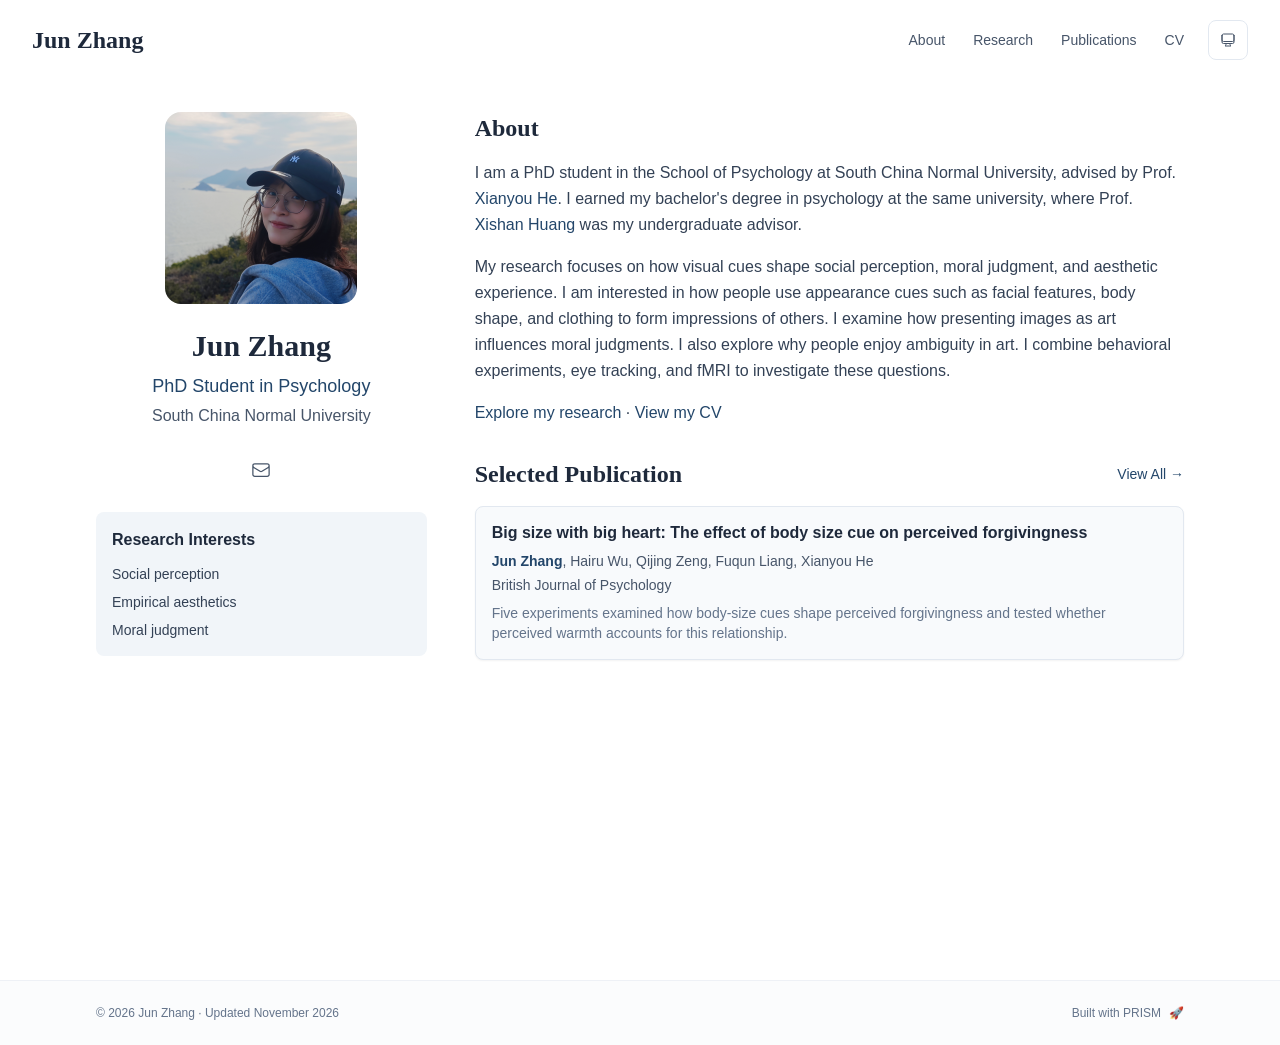
<file: index.html>
<!DOCTYPE html><html lang="en" class="scroll-smooth"><head><meta charSet="utf-8"/><meta name="viewport" content="width=device-width, initial-scale=1"/><link rel="preload" as="image" href="/jun-zhang-portrait.jpg"/><link rel="stylesheet" href="/_next/static/css/7f908c7d14da1a8b.css" data-precedence="next"/><link rel="preload" as="script" fetchPriority="low" href="/_next/static/chunks/webpack-af78f5c2c11af041.js"/><script src="/_next/static/chunks/4bd1b696-70b6d399998de86a.js" async=""></script><script src="/_next/static/chunks/684-5aaa8290a129f299.js" async=""></script><script src="/_next/static/chunks/main-app-a77dc27b03417067.js" async=""></script><script src="/_next/static/chunks/461-a9a5d7b05a71d978.js" async=""></script><script src="/_next/static/chunks/874-6cc630662f3664af.js" async=""></script><script src="/_next/static/chunks/291-e39730cc9327e39b.js" async=""></script><script src="/_next/static/chunks/app/layout-d4713ee8f23190b5.js" async=""></script><script src="/_next/static/chunks/178-595a94b9af1e67b5.js" async=""></script><script src="/_next/static/chunks/748-84df502d24ed20fb.js" async=""></script><script src="/_next/static/chunks/app/page-70fd69af6c935a46.js" async=""></script><link rel="icon" href="/favicon.svg" type="image/svg+xml"/><script>
              try {
                const theme = localStorage.getItem('theme-storage');
                const parsed = theme ? JSON.parse(theme) : null;
                const setting = parsed?.state?.theme || 'system';
                const prefersDark = typeof window !== 'undefined' && window.matchMedia && window.matchMedia('(prefers-color-scheme: dark)').matches;
                const effective = setting === 'dark' ? 'dark' : (setting === 'light' ? 'light' : (prefersDark ? 'dark' : 'light'));
                var root = document.documentElement;
                root.classList.add(effective);
                root.setAttribute('data-theme', effective);
              } catch (e) {
                var root = document.documentElement;
                root.classList.add('light');
                root.setAttribute('data-theme', 'light');
              }
            </script><script>
    try {
      const cfg = {"enabled":false,"locales":["en"],"defaultLocale":"en","mode":"fixed","fixedLocale":"en","persist":false,"switcher":false,"labels":{"en":"en"}};
      const storageKey = 'locale-storage';
      const normalize = (value) => typeof value === 'string' ? value.trim().replace('_', '-').toLowerCase() : '';
      const matchLocale = (candidate) => {
        const normalized = normalize(candidate);
        if (!normalized) return null;
        if (cfg.locales.includes(normalized)) return normalized;
        const language = normalized.split('-')[0];
        if (cfg.locales.includes(language)) return language;
        return null;
      };

      let resolved = null;

      if (!cfg.enabled) {
        resolved = cfg.defaultLocale;
      } else if (cfg.persist) {
        resolved = matchLocale(localStorage.getItem(storageKey));
      }

      if (!resolved) {
        if (cfg.mode === 'fixed') {
          resolved = cfg.fixedLocale;
        } else {
          resolved = matchLocale(navigator.language);
        }
      }

      if (!resolved) {
        resolved = cfg.defaultLocale;
      }

      const root = document.documentElement;
      root.lang = resolved;
      root.setAttribute('data-locale', resolved);

      if (cfg.persist) {
        localStorage.setItem(storageKey, resolved);
      }
    } catch (e) {
      const root = document.documentElement;
      root.lang = 'en';
      root.setAttribute('data-locale', 'en');
    }
  </script><title>Jun Zhang</title><meta name="description" content="Jun Zhang, PhD student in psychology at South China Normal University, studies social cognition and empirical aesthetics."/><meta name="author" content="Jun Zhang"/><meta name="keywords" content="Jun Zhang,PhD,Research,South China Normal University"/><meta name="creator" content="Jun Zhang"/><meta name="publisher" content="Jun Zhang"/><meta property="og:title" content="Jun Zhang"/><meta property="og:description" content="Jun Zhang, PhD student in psychology at South China Normal University, studies social cognition and empirical aesthetics."/><meta property="og:site_name" content="Jun Zhang&#x27;s Academic Website"/><meta property="og:locale" content="en_US"/><meta property="og:type" content="website"/><meta name="twitter:card" content="summary"/><meta name="twitter:title" content="Jun Zhang"/><meta name="twitter:description" content="Jun Zhang, PhD student in psychology at South China Normal University, studies social cognition and empirical aesthetics."/><link rel="icon" href="/favicon.svg"/><script>document.querySelectorAll('body link[rel="icon"], body link[rel="apple-touch-icon"]').forEach(el => document.head.appendChild(el))</script><script src="/_next/static/chunks/polyfills-42372ed130431b0a.js" noModule=""></script></head><body class="font-sans antialiased"><div style="visibility:hidden"><nav class="fixed top-0 left-0 right-0 z-50" data-headlessui-state=""><div class="transition-all duration-300 ease-out bg-transparent" style="transform:translateY(-100px)"><div class="max-w-7xl mx-auto px-4 sm:px-6 lg:px-8"><div class="flex justify-between items-center h-16 lg:h-20"><div class="flex-shrink-0" tabindex="0"><a class="text-xl lg:text-2xl font-serif font-semibold text-primary hover:text-accent transition-colors duration-200" href="/">Jun Zhang</a></div><div class="hidden lg:block"><div class="ml-10 flex items-center space-x-3"><div class="relative flex items-baseline space-x-1"><a data-nav-href="/" class="relative px-3 py-2 text-sm font-medium rounded-lg transition-colors duration-150 text-primary" href="/">About</a><a data-nav-href="/research/" class="relative px-3 py-2 text-sm font-medium rounded-lg transition-colors duration-150 text-neutral-600" href="/research/">Research</a><a data-nav-href="/publications/" class="relative px-3 py-2 text-sm font-medium rounded-lg transition-colors duration-150 text-neutral-600" href="/publications/">Publications</a><a data-nav-href="/cv/" class="relative px-3 py-2 text-sm font-medium rounded-lg transition-colors duration-150 text-neutral-600" href="/cv/">CV</a></div><div class="flex items-center justify-center w-10 h-10 rounded-lg border border-neutral-200 dark:border-[rgba(148,163,184,0.24)] bg-background dark:bg-neutral-800"><div class="w-4 h-4 rounded-full bg-neutral-300 animate-pulse"></div></div></div></div><div class="lg:hidden flex items-center space-x-2"><div class="flex items-center justify-center w-10 h-10 rounded-lg border border-neutral-200 dark:border-[rgba(148,163,184,0.24)] bg-background dark:bg-neutral-800"><div class="w-4 h-4 rounded-full bg-neutral-300 animate-pulse"></div></div><button class="inline-flex items-center justify-center p-2 rounded-md text-neutral-600 hover:text-primary hover:bg-neutral-100 dark:hover:bg-neutral-800 focus:outline-none focus:ring-2 focus:ring-inset focus:ring-accent transition-colors duration-200" id="headlessui-disclosure-button-«R7pdb»" type="button" aria-expanded="false" data-headlessui-state=""><span class="sr-only">Open main menu</span><div><svg xmlns="http://www.w3.org/2000/svg" fill="none" viewBox="0 0 24 24" stroke-width="1.5" stroke="currentColor" aria-hidden="true" data-slot="icon" class="block h-6 w-6"><path stroke-linecap="round" stroke-linejoin="round" d="M3.75 6.75h16.5M3.75 12h16.5m-16.5 5.25h16.5"></path></svg></div></button></div></div></div></div></nav><main class="min-h-screen pt-16 lg:pt-20"><div class="max-w-6xl mx-auto px-4 sm:px-6 lg:px-8 py-8 bg-background min-h-screen"><div class="grid grid-cols-1 lg:grid-cols-3 gap-12"><div class="lg:col-span-1"><div class="sticky top-8" style="opacity:0;transform:translateY(20px)"><div class="w-48 h-48 mx-auto mb-6 rounded-2xl overflow-hidden"><img alt="Jun Zhang" width="192" height="192" decoding="async" data-nimg="1" class="w-full h-full object-cover" style="color:transparent" src="/jun-zhang-portrait.jpg"/></div><div class="text-center mb-6"><h1 class="text-3xl font-serif font-bold text-primary mb-2">Jun Zhang</h1><p class="text-lg text-accent font-medium mb-1">PhD Student in Psychology</p><p class="text-neutral-600 mb-2">South China Normal University</p></div><div class="flex flex-wrap justify-center gap-3 sm:gap-4 mb-6 relative px-2"><div class="relative"><button class="p-2 sm:p-2 transition-colors duration-200 text-neutral-600 dark:text-neutral-400 hover:text-accent" aria-label="Email"><svg xmlns="http://www.w3.org/2000/svg" fill="none" viewBox="0 0 24 24" stroke-width="1.5" stroke="currentColor" aria-hidden="true" data-slot="icon" class="h-5 w-5"><path stroke-linecap="round" stroke-linejoin="round" d="M21.75 6.75v10.5a2.25 2.25 0 0 1-2.25 2.25h-15a2.25 2.25 0 0 1-2.25-2.25V6.75m19.5 0A2.25 2.25 0 0 0 19.5 4.5h-15a2.25 2.25 0 0 0-2.25 2.25m19.5 0v.243a2.25 2.25 0 0 1-1.07 1.916l-7.5 4.615a2.25 2.25 0 0 1-2.36 0L3.32 8.91a2.25 2.25 0 0 1-1.07-1.916V6.75"></path></svg></button></div></div><div class="bg-neutral-100 dark:bg-neutral-800 rounded-lg p-4 mb-6 hover:shadow-lg transition-all duration-200 hover:scale-[1.02]"><h3 class="font-semibold text-primary mb-3">Research Interests</h3><div class="space-y-2 text-sm text-neutral-700 dark:text-neutral-500"><div>Social perception</div><div>Empirical aesthetics</div><div>Moral judgment</div></div></div></div></div><div class="lg:col-span-2 space-y-8"><section id="about" class="scroll-mt-24 space-y-8"><section style="opacity:0;transform:translateY(20px)"><h2 class="text-2xl font-serif font-bold text-primary mb-4">About</h2><div class="text-neutral-700 dark:text-neutral-600 leading-relaxed"><p class="mb-4 last:mb-0">I am a PhD student in the School of Psychology at South China Normal University, advised by Prof. <a href="https://psy.scnu.edu.cn/a/20150624/8.html" node="[object Object]" target="_blank" rel="noopener noreferrer" class="text-accent font-medium transition-all duration-200 rounded hover:bg-accent/10 hover:shadow-sm">Xianyou He</a>. I earned my bachelor&#x27;s degree in psychology at the same university, where Prof. <a href="https://psy.scnu.edu.cn/a/20200502/48.html" node="[object Object]" target="_blank" rel="noopener noreferrer" class="text-accent font-medium transition-all duration-200 rounded hover:bg-accent/10 hover:shadow-sm">Xishan Huang</a> was my undergraduate advisor.</p>
<p class="mb-4 last:mb-0">My research focuses on how visual cues shape social perception, moral judgment, and aesthetic experience. I am interested in how people use appearance cues such as facial features, body shape, and clothing to form impressions of others. I examine how presenting images as art influences moral judgments. I also explore why people enjoy ambiguity in art. I combine behavioral experiments, eye tracking, and fMRI to investigate these questions.</p>
<p class="mb-4 last:mb-0"><a href="/research/" node="[object Object]" target="_blank" rel="noopener noreferrer" class="text-accent font-medium transition-all duration-200 rounded hover:bg-accent/10 hover:shadow-sm">Explore my research</a> · <a href="/cv/" node="[object Object]" target="_blank" rel="noopener noreferrer" class="text-accent font-medium transition-all duration-200 rounded hover:bg-accent/10 hover:shadow-sm">View my CV</a></p></div></section><section style="opacity:0;transform:translateY(20px)"><div class="flex items-center justify-between mb-4"><h2 class="text-2xl font-serif font-bold text-primary">Selected Publication</h2><a class="text-accent hover:text-accent-dark text-sm font-medium transition-all duration-200 rounded hover:bg-accent/10 hover:shadow-sm" href="/publications/">View All<!-- --> →</a></div><div class="space-y-4"><div class="bg-neutral-50 dark:bg-neutral-800 p-4 rounded-lg shadow-sm border border-neutral-200 dark:border-[rgba(148,163,184,0.24)] hover:shadow-lg transition-all duration-200 hover:scale-[1.02]" style="opacity:0;transform:translateY(20px)"><h3 class="font-semibold text-primary mb-2 leading-tight">Big size with big heart: The effect of body size cue on perceived forgivingness</h3><p class="text-sm text-neutral-600 dark:text-neutral-500 mb-1"><span><span class="font-semibold text-accent ">Jun Zhang</span>, </span><span><span class=" ">Hairu Wu</span>, </span><span><span class=" ">Qijing Zeng</span>, </span><span><span class=" ">Fuqun Liang</span>, </span><span><span class=" ">Xianyou He</span></span></p><p class="text-sm text-neutral-600 dark:text-neutral-500 mb-2">British Journal of Psychology</p><p class="text-sm text-neutral-500 dark:text-neutral-500 line-clamp-2">Five experiments examined how body-size cues shape perceived forgivingness and tested whether perceived warmth accounts for this relationship.</p></div></div></section></section></div></div></div><!--$--><!--/$--><!--$--><!--/$--></main><footer class="border-t border-neutral-200/50 bg-neutral-50/50 dark:bg-neutral-900/50 dark:border-neutral-700/50"><div class="max-w-6xl mx-auto px-4 sm:px-6 lg:px-8 py-6"><div class="flex flex-col sm:flex-row justify-between items-center gap-2"><p class="text-xs text-neutral-500">© 2026 Jun Zhang · Updated <!-- -->November 2026</p><p class="text-xs text-neutral-500 flex items-center"><a href="https://github.com/xyjoey/PRISM" target="_blank" rel="noopener noreferrer">Built with PRISM</a><span class="ml-2">🚀</span></p></div></div></footer></div><script src="/_next/static/chunks/webpack-af78f5c2c11af041.js" async=""></script><script>(self.__next_f=self.__next_f||[]).push([0])</script><script>self.__next_f.push([1,"1:\"$Sreact.fragment\"\n3:I[3719,[\"461\",\"static/chunks/461-a9a5d7b05a71d978.js\",\"874\",\"static/chunks/874-6cc630662f3664af.js\",\"291\",\"static/chunks/291-e39730cc9327e39b.js\",\"177\",\"static/chunks/app/layout-d4713ee8f23190b5.js\"],\"ThemeProvider\"]\n4:I[310,[\"461\",\"static/chunks/461-a9a5d7b05a71d978.js\",\"874\",\"static/chunks/874-6cc630662f3664af.js\",\"291\",\"static/chunks/291-e39730cc9327e39b.js\",\"177\",\"static/chunks/app/layout-d4713ee8f23190b5.js\"],\"LocaleProvider\"]\n5:I[4574,[\"461\",\"static/chunks/461-a9a5d7b05a71d978.js\",\"874\",\"static/chunks/874-6cc630662f3664af.js\",\"291\",\"static/chunks/291-e39730cc9327e39b.js\",\"177\",\"static/chunks/app/layout-d4713ee8f23190b5.js\"],\"default\"]\n6:I[7555,[],\"\"]\n7:I[1295,[],\"\"]\n8:I[2548,[\"461\",\"static/chunks/461-a9a5d7b05a71d978.js\",\"874\",\"static/chunks/874-6cc630662f3664af.js\",\"291\",\"static/chunks/291-e39730cc9327e39b.js\",\"177\",\"static/chunks/app/layout-d4713ee8f23190b5.js\"],\"default\"]\n9:I[6613,[\"461\",\"static/chunks/461-a9a5d7b05a71d978.js\",\"178\",\"static/chunks/178-595a94b9af1e67b5.js\",\"874\",\"static/chunks/874-6cc630662f3664af.js\",\"748\",\"static/chunks/748-84df502d24ed20fb.js\",\"974\",\"static/chunks/app/page-70fd69af6c935a46.js\"],\"default\"]\na:I[9665,[],\"MetadataBoundary\"]\nc:I[9665,[],\"OutletBoundary\"]\nf:I[4911,[],\"AsyncMetadataOutlet\"]\n11:I[9665,[],\"ViewportBoundary\"]\n13:I[6614,[],\"\"]\n:HL[\"/_next/static/css/7f908c7d14da1a8b.css\",\"style\"]\n2:T5c3,\n    try {\n      const cfg = {\"enabled\":false,\"locales\":[\"en\"],\"defaultLocale\":\"en\",\"mode\":\"fixed\",\"fixedLocale\":\"en\",\"persist\":false,\"switcher\":false,\"labels\":{\"en\":\"en\"}};\n      const storageKey = 'locale-storage';\n      const normalize = (value) =\u003e typeof value === 'string' ? value.trim().replace('_', '-').toLowerCase() : '';\n      const matchLocale = (candidate) =\u003e {\n        const normalized = normalize(candidate);\n        if (!normalized) return null;\n        if (cfg.locales.includes(normalized)) return normalized;\n        const language = normalized.split('-')[0];\n        if (cfg.locales.includes(language)) return language;\n        return null;\n      }"])</script><script>self.__next_f.push([1,";\n\n      let resolved = null;\n\n      if (!cfg.enabled) {\n        resolved = cfg.defaultLocale;\n      } else if (cfg.persist) {\n        resolved = matchLocale(localStorage.getItem(storageKey));\n      }\n\n      if (!resolved) {\n        if (cfg.mode === 'fixed') {\n          resolved = cfg.fixedLocale;\n        } else {\n          resolved = matchLocale(navigator.language);\n        }\n      }\n\n      if (!resolved) {\n        resolved = cfg.defaultLocale;\n      }\n\n      const root = document.documentElement;\n      root.lang = resolved;\n      root.setAttribute('data-locale', resolved);\n\n      if (cfg.persist) {\n        localStorage.setItem(storageKey, resolved);\n      }\n    } catch (e) {\n      const root = document.documentElement;\n      root.lang = 'en';\n      root.setAttribute('data-locale', 'en');\n    }\n  "])</script><script>self.__next_f.push([1,"0:{\"P\":null,\"b\":\"Eyb1BgYabBAlABYPR9KQR\",\"p\":\"\",\"c\":[\"\",\"\"],\"i\":false,\"f\":[[[\"\",{\"children\":[\"__PAGE__\",{}]},\"$undefined\",\"$undefined\",true],[\"\",[\"$\",\"$1\",\"c\",{\"children\":[[[\"$\",\"link\",\"0\",{\"rel\":\"stylesheet\",\"href\":\"/_next/static/css/7f908c7d14da1a8b.css\",\"precedence\":\"next\",\"crossOrigin\":\"$undefined\",\"nonce\":\"$undefined\"}]],[\"$\",\"html\",null,{\"lang\":\"en\",\"className\":\"scroll-smooth\",\"suppressHydrationWarning\":true,\"children\":[[\"$\",\"head\",null,{\"children\":[[\"$\",\"link\",null,{\"rel\":\"icon\",\"href\":\"/favicon.svg\",\"type\":\"image/svg+xml\"}],[\"$\",\"script\",null,{\"dangerouslySetInnerHTML\":{\"__html\":\"\\n              try {\\n                const theme = localStorage.getItem('theme-storage');\\n                const parsed = theme ? JSON.parse(theme) : null;\\n                const setting = parsed?.state?.theme || 'system';\\n                const prefersDark = typeof window !== 'undefined' \u0026\u0026 window.matchMedia \u0026\u0026 window.matchMedia('(prefers-color-scheme: dark)').matches;\\n                const effective = setting === 'dark' ? 'dark' : (setting === 'light' ? 'light' : (prefersDark ? 'dark' : 'light'));\\n                var root = document.documentElement;\\n                root.classList.add(effective);\\n                root.setAttribute('data-theme', effective);\\n              } catch (e) {\\n                var root = document.documentElement;\\n                root.classList.add('light');\\n                root.setAttribute('data-theme', 'light');\\n              }\\n            \"}}],[\"$\",\"script\",null,{\"dangerouslySetInnerHTML\":{\"__html\":\"$2\"}}]]}],[\"$\",\"body\",null,{\"className\":\"font-sans antialiased\",\"children\":[\"$\",\"$L3\",null,{\"children\":[\"$\",\"$L4\",null,{\"config\":{\"enabled\":false,\"locales\":[\"en\"],\"defaultLocale\":\"en\",\"mode\":\"fixed\",\"fixedLocale\":\"en\",\"persist\":false,\"switcher\":false,\"labels\":{\"en\":\"en\"}},\"children\":[[\"$\",\"$L5\",null,{\"items\":[{\"title\":\"About\",\"type\":\"page\",\"target\":\"about\",\"href\":\"/\"},{\"title\":\"Research\",\"type\":\"page\",\"target\":\"research\",\"href\":\"/research/\"},{\"title\":\"Publications\",\"type\":\"page\",\"target\":\"publications\",\"href\":\"/publications/\"},{\"title\":\"CV\",\"type\":\"page\",\"target\":\"cv\",\"href\":\"/cv/\"}],\"siteTitle\":\"Jun Zhang\",\"enableOnePageMode\":false,\"i18n\":\"$0:f:0:1:1:props:children:1:props:children:1:props:children:props:children:props:config\",\"itemsByLocale\":{\"en\":[{\"title\":\"About\",\"type\":\"page\",\"target\":\"about\",\"href\":\"/\"},{\"title\":\"Research\",\"type\":\"page\",\"target\":\"research\",\"href\":\"/research/\"},{\"title\":\"Publications\",\"type\":\"page\",\"target\":\"publications\",\"href\":\"/publications/\"},{\"title\":\"CV\",\"type\":\"page\",\"target\":\"cv\",\"href\":\"/cv/\"}]},\"siteTitleByLocale\":{\"en\":\"Jun Zhang\"}}],[\"$\",\"main\",null,{\"className\":\"min-h-screen pt-16 lg:pt-20\",\"children\":[\"$\",\"$L6\",null,{\"parallelRouterKey\":\"children\",\"error\":\"$undefined\",\"errorStyles\":\"$undefined\",\"errorScripts\":\"$undefined\",\"template\":[\"$\",\"$L7\",null,{}],\"templateStyles\":\"$undefined\",\"templateScripts\":\"$undefined\",\"notFound\":[[[\"$\",\"title\",null,{\"children\":\"404: This page could not be found.\"}],[\"$\",\"div\",null,{\"style\":{\"fontFamily\":\"system-ui,\\\"Segoe UI\\\",Roboto,Helvetica,Arial,sans-serif,\\\"Apple Color Emoji\\\",\\\"Segoe UI Emoji\\\"\",\"height\":\"100vh\",\"textAlign\":\"center\",\"display\":\"flex\",\"flexDirection\":\"column\",\"alignItems\":\"center\",\"justifyContent\":\"center\"},\"children\":[\"$\",\"div\",null,{\"children\":[[\"$\",\"style\",null,{\"dangerouslySetInnerHTML\":{\"__html\":\"body{color:#000;background:#fff;margin:0}.next-error-h1{border-right:1px solid rgba(0,0,0,.3)}@media (prefers-color-scheme:dark){body{color:#fff;background:#000}.next-error-h1{border-right:1px solid rgba(255,255,255,.3)}}\"}}],[\"$\",\"h1\",null,{\"className\":\"next-error-h1\",\"style\":{\"display\":\"inline-block\",\"margin\":\"0 20px 0 0\",\"padding\":\"0 23px 0 0\",\"fontSize\":24,\"fontWeight\":500,\"verticalAlign\":\"top\",\"lineHeight\":\"49px\"},\"children\":404}],[\"$\",\"div\",null,{\"style\":{\"display\":\"inline-block\"},\"children\":[\"$\",\"h2\",null,{\"style\":{\"fontSize\":14,\"fontWeight\":400,\"lineHeight\":\"49px\",\"margin\":0},\"children\":\"This page could not be found.\"}]}]]}]}]],[]],\"forbidden\":\"$undefined\",\"unauthorized\":\"$undefined\"}]}],[\"$\",\"$L8\",null,{\"lastUpdated\":\"November 2026\",\"lastUpdatedByLocale\":{\"en\":\"November 2026\"},\"defaultLocale\":\"en\"}]]}]}]}]]}]]}],{\"children\":[\"__PAGE__\",[\"$\",\"$1\",\"c\",{\"children\":[[\"$\",\"$L9\",null,{\"dataByLocale\":{\"en\":{\"author\":{\"name\":\"Jun Zhang\",\"title\":\"PhD Student in Psychology\",\"institution\":\"South China Normal University\",\"avatar\":\"/jun-zhang-portrait.jpg\"},\"social\":{\"email\":\"jun_zhang@m.scnu.edu.cn\"},\"features\":{\"enable_likes\":false,\"enable_one_page_mode\":false},\"enableOnePageMode\":false,\"researchInterests\":[\"Social perception\",\"Empirical aesthetics\",\"Moral judgment\"],\"pagesToShow\":[{\"type\":\"about\",\"id\":\"about\",\"sections\":[{\"id\":\"about\",\"type\":\"markdown\",\"source\":\"bio.md\",\"title\":\"About\",\"content\":\"I am a PhD student in the School of Psychology at South China Normal University, advised by Prof. [Xianyou He](https://psy.scnu.edu.cn/a/20150624/8.html). I earned my bachelor's degree in psychology at the same university, where Prof. [Xishan Huang](https://psy.scnu.edu.cn/a/20200502/48.html) was my undergraduate advisor.\\r\\n\\r\\nMy research focuses on how visual cues shape social perception, moral judgment, and aesthetic experience. I am interested in how people use appearance cues such as facial features, body shape, and clothing to form impressions of others. I examine how presenting images as art influences moral judgments. I also explore why people enjoy ambiguity in art. I combine behavioral experiments, eye tracking, and fMRI to investigate these questions.\\r\\n\\r\\n[Explore my research](/research/) · [View my CV](/cv/)\\r\\n\"},{\"id\":\"featured_publications\",\"type\":\"publications\",\"title\":\"Selected Publication\",\"filter\":\"selected\",\"limit\":1,\"publications\":[{\"id\":\"zhang2026forgivingness\",\"title\":\"Big size with big heart: The effect of body size cue on perceived forgivingness\",\"titleNodes\":[{\"type\":\"text\",\"text\":\"Big size with big heart: The effect of body size cue on perceived forgivingness\"}],\"authors\":[{\"name\":\"Jun Zhang\",\"isHighlighted\":true,\"isCorresponding\":false,\"isCoAuthor\":false},{\"name\":\"Hairu Wu\",\"isHighlighted\":false,\"isCorresponding\":false,\"isCoAuthor\":false},{\"name\":\"Qijing Zeng\",\"isHighlighted\":false,\"isCorresponding\":false,\"isCoAuthor\":false},{\"name\":\"Fuqun Liang\",\"isHighlighted\":false,\"isCorresponding\":false,\"isCoAuthor\":false},{\"name\":\"Xianyou He\",\"isHighlighted\":false,\"isCorresponding\":false,\"isCoAuthor\":false}],\"year\":2026,\"month\":\"7\",\"type\":\"journal\",\"status\":\"published\",\"tags\":[],\"keywords\":\"$0:f:0:1:2:children:1:props:children:0:props:dataByLocale:en:pagesToShow:0:sections:1:publications:0:tags\",\"researchArea\":\"machine-learning\",\"journal\":\"British Journal of Psychology\",\"conference\":\"\",\"doi\":\"10.1111/bjop.70098\",\"abstract\":\"\",\"description\":\"Five experiments examined how body-size cues shape perceived forgivingness and tested whether perceived warmth accounts for this relationship.\",\"selected\":true,\"bibtex\":\"@article{zhang2026forgivingness,\\n  title = {Big size with big heart: The effect of body size cue on perceived forgivingness},\\n  author = {Zhang, Jun and Wu, Hairu and Zeng, Qijing and Liang, Fuqun and He, Xianyou},\\n  journal = {British Journal of Psychology},\\n  year = {2026},\\n  month = {jul},\\n  note = {Advance online publication.},\\n  doi = {10.1111/bjop.70098}\\n}\"}]}]}]}},\"defaultLocale\":\"en\"}],[\"$\",\"$La\",null,{\"children\":\"$Lb\"}],null,[\"$\",\"$Lc\",null,{\"children\":[\"$Ld\",\"$Le\",[\"$\",\"$Lf\",null,{\"promise\":\"$@10\"}]]}]]}],{},null,false]},null,false],[\"$\",\"$1\",\"h\",{\"children\":[null,[\"$\",\"$1\",\"G8iTDzhsYsPRkWh5UYwzc\",{\"children\":[[\"$\",\"$L11\",null,{\"children\":\"$L12\"}],null]}],null]}],false]],\"m\":\"$undefined\",\"G\":[\"$13\",\"$undefined\"],\"s\":false,\"S\":true}\n"])</script><script>self.__next_f.push([1,"14:\"$Sreact.suspense\"\n15:I[4911,[],\"AsyncMetadata\"]\nb:[\"$\",\"$14\",null,{\"fallback\":null,\"children\":[\"$\",\"$L15\",null,{\"promise\":\"$@16\"}]}]\n"])</script><script>self.__next_f.push([1,"e:null\n"])</script><script>self.__next_f.push([1,"12:[[\"$\",\"meta\",\"0\",{\"charSet\":\"utf-8\"}],[\"$\",\"meta\",\"1\",{\"name\":\"viewport\",\"content\":\"width=device-width, initial-scale=1\"}]]\nd:null\n"])</script><script>self.__next_f.push([1,"16:{\"metadata\":[[\"$\",\"title\",\"0\",{\"children\":\"Jun Zhang\"}],[\"$\",\"meta\",\"1\",{\"name\":\"description\",\"content\":\"Jun Zhang, PhD student in psychology at South China Normal University, studies social cognition and empirical aesthetics.\"}],[\"$\",\"meta\",\"2\",{\"name\":\"author\",\"content\":\"Jun Zhang\"}],[\"$\",\"meta\",\"3\",{\"name\":\"keywords\",\"content\":\"Jun Zhang,PhD,Research,South China Normal University\"}],[\"$\",\"meta\",\"4\",{\"name\":\"creator\",\"content\":\"Jun Zhang\"}],[\"$\",\"meta\",\"5\",{\"name\":\"publisher\",\"content\":\"Jun Zhang\"}],[\"$\",\"meta\",\"6\",{\"property\":\"og:title\",\"content\":\"Jun Zhang\"}],[\"$\",\"meta\",\"7\",{\"property\":\"og:description\",\"content\":\"Jun Zhang, PhD student in psychology at South China Normal University, studies social cognition and empirical aesthetics.\"}],[\"$\",\"meta\",\"8\",{\"property\":\"og:site_name\",\"content\":\"Jun Zhang's Academic Website\"}],[\"$\",\"meta\",\"9\",{\"property\":\"og:locale\",\"content\":\"en_US\"}],[\"$\",\"meta\",\"10\",{\"property\":\"og:type\",\"content\":\"website\"}],[\"$\",\"meta\",\"11\",{\"name\":\"twitter:card\",\"content\":\"summary\"}],[\"$\",\"meta\",\"12\",{\"name\":\"twitter:title\",\"content\":\"Jun Zhang\"}],[\"$\",\"meta\",\"13\",{\"name\":\"twitter:description\",\"content\":\"Jun Zhang, PhD student in psychology at South China Normal University, studies social cognition and empirical aesthetics.\"}],[\"$\",\"link\",\"14\",{\"rel\":\"icon\",\"href\":\"/favicon.svg\"}]],\"error\":null,\"digest\":\"$undefined\"}\n10:{\"metadata\":\"$16:metadata\",\"error\":null,\"digest\":\"$undefined\"}\n"])</script></body></html>
</file>
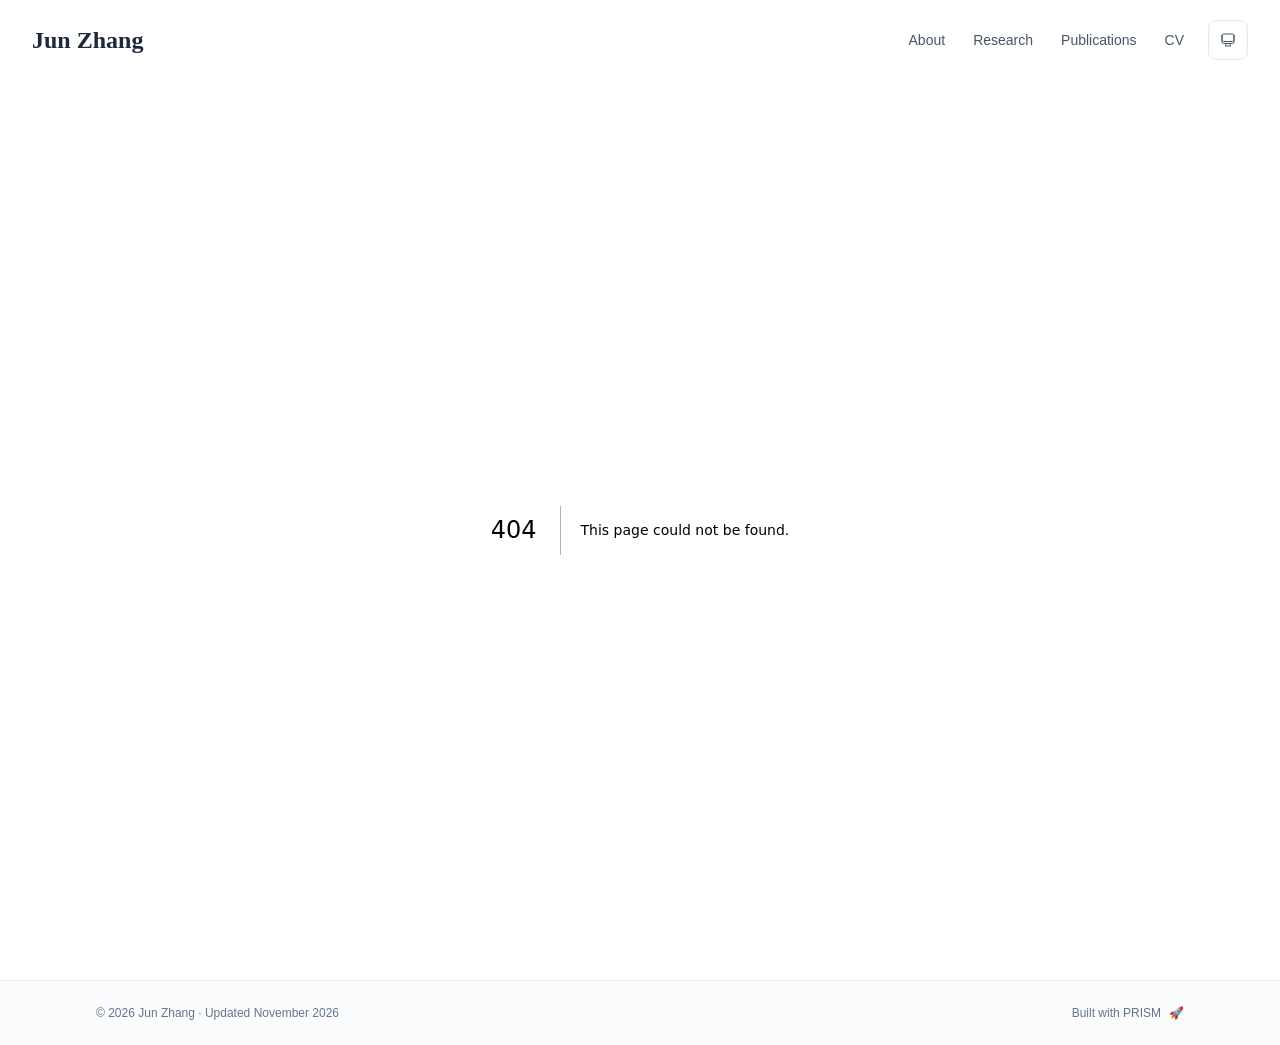
<file: 404/index.html>
<!DOCTYPE html><html lang="en" class="scroll-smooth"><head><meta charSet="utf-8"/><meta name="viewport" content="width=device-width, initial-scale=1"/><link rel="stylesheet" href="/_next/static/css/7f908c7d14da1a8b.css" data-precedence="next"/><link rel="preload" as="script" fetchPriority="low" href="/_next/static/chunks/webpack-af78f5c2c11af041.js"/><script src="/_next/static/chunks/4bd1b696-70b6d399998de86a.js" async=""></script><script src="/_next/static/chunks/684-5aaa8290a129f299.js" async=""></script><script src="/_next/static/chunks/main-app-a77dc27b03417067.js" async=""></script><script src="/_next/static/chunks/461-a9a5d7b05a71d978.js" async=""></script><script src="/_next/static/chunks/874-6cc630662f3664af.js" async=""></script><script src="/_next/static/chunks/291-e39730cc9327e39b.js" async=""></script><script src="/_next/static/chunks/app/layout-d4713ee8f23190b5.js" async=""></script><meta name="robots" content="noindex"/><title>404: This page could not be found.</title><link rel="icon" href="/favicon.svg" type="image/svg+xml"/><script>
              try {
                const theme = localStorage.getItem('theme-storage');
                const parsed = theme ? JSON.parse(theme) : null;
                const setting = parsed?.state?.theme || 'system';
                const prefersDark = typeof window !== 'undefined' && window.matchMedia && window.matchMedia('(prefers-color-scheme: dark)').matches;
                const effective = setting === 'dark' ? 'dark' : (setting === 'light' ? 'light' : (prefersDark ? 'dark' : 'light'));
                var root = document.documentElement;
                root.classList.add(effective);
                root.setAttribute('data-theme', effective);
              } catch (e) {
                var root = document.documentElement;
                root.classList.add('light');
                root.setAttribute('data-theme', 'light');
              }
            </script><script>
    try {
      const cfg = {"enabled":false,"locales":["en"],"defaultLocale":"en","mode":"fixed","fixedLocale":"en","persist":false,"switcher":false,"labels":{"en":"en"}};
      const storageKey = 'locale-storage';
      const normalize = (value) => typeof value === 'string' ? value.trim().replace('_', '-').toLowerCase() : '';
      const matchLocale = (candidate) => {
        const normalized = normalize(candidate);
        if (!normalized) return null;
        if (cfg.locales.includes(normalized)) return normalized;
        const language = normalized.split('-')[0];
        if (cfg.locales.includes(language)) return language;
        return null;
      };

      let resolved = null;

      if (!cfg.enabled) {
        resolved = cfg.defaultLocale;
      } else if (cfg.persist) {
        resolved = matchLocale(localStorage.getItem(storageKey));
      }

      if (!resolved) {
        if (cfg.mode === 'fixed') {
          resolved = cfg.fixedLocale;
        } else {
          resolved = matchLocale(navigator.language);
        }
      }

      if (!resolved) {
        resolved = cfg.defaultLocale;
      }

      const root = document.documentElement;
      root.lang = resolved;
      root.setAttribute('data-locale', resolved);

      if (cfg.persist) {
        localStorage.setItem(storageKey, resolved);
      }
    } catch (e) {
      const root = document.documentElement;
      root.lang = 'en';
      root.setAttribute('data-locale', 'en');
    }
  </script><title>Jun Zhang</title><meta name="description" content="Jun Zhang, PhD student in psychology at South China Normal University, studies social cognition and empirical aesthetics."/><meta name="author" content="Jun Zhang"/><meta name="keywords" content="Jun Zhang,PhD,Research,South China Normal University"/><meta name="creator" content="Jun Zhang"/><meta name="publisher" content="Jun Zhang"/><meta property="og:title" content="Jun Zhang"/><meta property="og:description" content="Jun Zhang, PhD student in psychology at South China Normal University, studies social cognition and empirical aesthetics."/><meta property="og:site_name" content="Jun Zhang&#x27;s Academic Website"/><meta property="og:locale" content="en_US"/><meta property="og:type" content="website"/><meta name="twitter:card" content="summary"/><meta name="twitter:title" content="Jun Zhang"/><meta name="twitter:description" content="Jun Zhang, PhD student in psychology at South China Normal University, studies social cognition and empirical aesthetics."/><link rel="icon" href="/favicon.svg"/><script>document.querySelectorAll('body link[rel="icon"], body link[rel="apple-touch-icon"]').forEach(el => document.head.appendChild(el))</script><script src="/_next/static/chunks/polyfills-42372ed130431b0a.js" noModule=""></script></head><body class="font-sans antialiased"><div style="visibility:hidden"><nav class="fixed top-0 left-0 right-0 z-50" data-headlessui-state=""><div class="transition-all duration-300 ease-out bg-transparent" style="transform:translateY(-100px)"><div class="max-w-7xl mx-auto px-4 sm:px-6 lg:px-8"><div class="flex justify-between items-center h-16 lg:h-20"><div class="flex-shrink-0" tabindex="0"><a class="text-xl lg:text-2xl font-serif font-semibold text-primary hover:text-accent transition-colors duration-200" href="/">Jun Zhang</a></div><div class="hidden lg:block"><div class="ml-10 flex items-center space-x-3"><div class="relative flex items-baseline space-x-1"><a data-nav-href="/" class="relative px-3 py-2 text-sm font-medium rounded-lg transition-colors duration-150 text-neutral-600" href="/">About</a><a data-nav-href="/research/" class="relative px-3 py-2 text-sm font-medium rounded-lg transition-colors duration-150 text-neutral-600" href="/research/">Research</a><a data-nav-href="/publications/" class="relative px-3 py-2 text-sm font-medium rounded-lg transition-colors duration-150 text-neutral-600" href="/publications/">Publications</a><a data-nav-href="/cv/" class="relative px-3 py-2 text-sm font-medium rounded-lg transition-colors duration-150 text-neutral-600" href="/cv/">CV</a></div><div class="flex items-center justify-center w-10 h-10 rounded-lg border border-neutral-200 dark:border-[rgba(148,163,184,0.24)] bg-background dark:bg-neutral-800"><div class="w-4 h-4 rounded-full bg-neutral-300 animate-pulse"></div></div></div></div><div class="lg:hidden flex items-center space-x-2"><div class="flex items-center justify-center w-10 h-10 rounded-lg border border-neutral-200 dark:border-[rgba(148,163,184,0.24)] bg-background dark:bg-neutral-800"><div class="w-4 h-4 rounded-full bg-neutral-300 animate-pulse"></div></div><button class="inline-flex items-center justify-center p-2 rounded-md text-neutral-600 hover:text-primary hover:bg-neutral-100 dark:hover:bg-neutral-800 focus:outline-none focus:ring-2 focus:ring-inset focus:ring-accent transition-colors duration-200" id="headlessui-disclosure-button-«R7pdb»" type="button" aria-expanded="false" data-headlessui-state=""><span class="sr-only">Open main menu</span><div><svg xmlns="http://www.w3.org/2000/svg" fill="none" viewBox="0 0 24 24" stroke-width="1.5" stroke="currentColor" aria-hidden="true" data-slot="icon" class="block h-6 w-6"><path stroke-linecap="round" stroke-linejoin="round" d="M3.75 6.75h16.5M3.75 12h16.5m-16.5 5.25h16.5"></path></svg></div></button></div></div></div></div></nav><main class="min-h-screen pt-16 lg:pt-20"><div style="font-family:system-ui,&quot;Segoe UI&quot;,Roboto,Helvetica,Arial,sans-serif,&quot;Apple Color Emoji&quot;,&quot;Segoe UI Emoji&quot;;height:100vh;text-align:center;display:flex;flex-direction:column;align-items:center;justify-content:center"><div><style>body{color:#000;background:#fff;margin:0}.next-error-h1{border-right:1px solid rgba(0,0,0,.3)}@media (prefers-color-scheme:dark){body{color:#fff;background:#000}.next-error-h1{border-right:1px solid rgba(255,255,255,.3)}}</style><h1 class="next-error-h1" style="display:inline-block;margin:0 20px 0 0;padding:0 23px 0 0;font-size:24px;font-weight:500;vertical-align:top;line-height:49px">404</h1><div style="display:inline-block"><h2 style="font-size:14px;font-weight:400;line-height:49px;margin:0">This page could not be found.</h2></div></div></div><!--$--><!--/$--><!--$--><!--/$--></main><footer class="border-t border-neutral-200/50 bg-neutral-50/50 dark:bg-neutral-900/50 dark:border-neutral-700/50"><div class="max-w-6xl mx-auto px-4 sm:px-6 lg:px-8 py-6"><div class="flex flex-col sm:flex-row justify-between items-center gap-2"><p class="text-xs text-neutral-500">© 2026 Jun Zhang · Updated <!-- -->November 2026</p><p class="text-xs text-neutral-500 flex items-center"><a href="https://github.com/xyjoey/PRISM" target="_blank" rel="noopener noreferrer">Built with PRISM</a><span class="ml-2">🚀</span></p></div></div></footer></div><script src="/_next/static/chunks/webpack-af78f5c2c11af041.js" async=""></script><script>(self.__next_f=self.__next_f||[]).push([0])</script><script>self.__next_f.push([1,"1:\"$Sreact.fragment\"\n3:I[3719,[\"461\",\"static/chunks/461-a9a5d7b05a71d978.js\",\"874\",\"static/chunks/874-6cc630662f3664af.js\",\"291\",\"static/chunks/291-e39730cc9327e39b.js\",\"177\",\"static/chunks/app/layout-d4713ee8f23190b5.js\"],\"ThemeProvider\"]\n4:I[310,[\"461\",\"static/chunks/461-a9a5d7b05a71d978.js\",\"874\",\"static/chunks/874-6cc630662f3664af.js\",\"291\",\"static/chunks/291-e39730cc9327e39b.js\",\"177\",\"static/chunks/app/layout-d4713ee8f23190b5.js\"],\"LocaleProvider\"]\n5:I[4574,[\"461\",\"static/chunks/461-a9a5d7b05a71d978.js\",\"874\",\"static/chunks/874-6cc630662f3664af.js\",\"291\",\"static/chunks/291-e39730cc9327e39b.js\",\"177\",\"static/chunks/app/layout-d4713ee8f23190b5.js\"],\"default\"]\n6:I[7555,[],\"\"]\n7:I[1295,[],\"\"]\n8:I[2548,[\"461\",\"static/chunks/461-a9a5d7b05a71d978.js\",\"874\",\"static/chunks/874-6cc630662f3664af.js\",\"291\",\"static/chunks/291-e39730cc9327e39b.js\",\"177\",\"static/chunks/app/layout-d4713ee8f23190b5.js\"],\"default\"]\n9:I[9665,[],\"MetadataBoundary\"]\nb:I[9665,[],\"OutletBoundary\"]\ne:I[4911,[],\"AsyncMetadataOutlet\"]\n10:I[9665,[],\"ViewportBoundary\"]\n12:I[6614,[],\"\"]\n:HL[\"/_next/static/css/7f908c7d14da1a8b.css\",\"style\"]\n2:T5c3,\n    try {\n      const cfg = {\"enabled\":false,\"locales\":[\"en\"],\"defaultLocale\":\"en\",\"mode\":\"fixed\",\"fixedLocale\":\"en\",\"persist\":false,\"switcher\":false,\"labels\":{\"en\":\"en\"}};\n      const storageKey = 'locale-storage';\n      const normalize = (value) =\u003e typeof value === 'string' ? value.trim().replace('_', '-').toLowerCase() : '';\n      const matchLocale = (candidate) =\u003e {\n        const normalized = normalize(candidate);\n        if (!normalized) return null;\n        if (cfg.locales.includes(normalized)) return normalized;\n        const language = normalized.split('-')[0];\n        if (cfg.locales.includes(language)) return language;\n        return null;\n      };\n\n      let resolved = null;\n\n      if (!cfg.enabled) {\n        resolved = cfg.defaultLocale;\n      } else if (cfg.persist) {\n        resolved = matchLocale(localStorage.getItem(storageKey));\n      }\n\n      if (!resolved) {\n        if (cfg.mode === 'fixed'"])</script><script>self.__next_f.push([1,") {\n          resolved = cfg.fixedLocale;\n        } else {\n          resolved = matchLocale(navigator.language);\n        }\n      }\n\n      if (!resolved) {\n        resolved = cfg.defaultLocale;\n      }\n\n      const root = document.documentElement;\n      root.lang = resolved;\n      root.setAttribute('data-locale', resolved);\n\n      if (cfg.persist) {\n        localStorage.setItem(storageKey, resolved);\n      }\n    } catch (e) {\n      const root = document.documentElement;\n      root.lang = 'en';\n      root.setAttribute('data-locale', 'en');\n    }\n  "])</script><script>self.__next_f.push([1,"0:{\"P\":null,\"b\":\"Eyb1BgYabBAlABYPR9KQR\",\"p\":\"\",\"c\":[\"\",\"_not-found\",\"\"],\"i\":false,\"f\":[[[\"\",{\"children\":[\"/_not-found\",{\"children\":[\"__PAGE__\",{}]}]},\"$undefined\",\"$undefined\",true],[\"\",[\"$\",\"$1\",\"c\",{\"children\":[[[\"$\",\"link\",\"0\",{\"rel\":\"stylesheet\",\"href\":\"/_next/static/css/7f908c7d14da1a8b.css\",\"precedence\":\"next\",\"crossOrigin\":\"$undefined\",\"nonce\":\"$undefined\"}]],[\"$\",\"html\",null,{\"lang\":\"en\",\"className\":\"scroll-smooth\",\"suppressHydrationWarning\":true,\"children\":[[\"$\",\"head\",null,{\"children\":[[\"$\",\"link\",null,{\"rel\":\"icon\",\"href\":\"/favicon.svg\",\"type\":\"image/svg+xml\"}],[\"$\",\"script\",null,{\"dangerouslySetInnerHTML\":{\"__html\":\"\\n              try {\\n                const theme = localStorage.getItem('theme-storage');\\n                const parsed = theme ? JSON.parse(theme) : null;\\n                const setting = parsed?.state?.theme || 'system';\\n                const prefersDark = typeof window !== 'undefined' \u0026\u0026 window.matchMedia \u0026\u0026 window.matchMedia('(prefers-color-scheme: dark)').matches;\\n                const effective = setting === 'dark' ? 'dark' : (setting === 'light' ? 'light' : (prefersDark ? 'dark' : 'light'));\\n                var root = document.documentElement;\\n                root.classList.add(effective);\\n                root.setAttribute('data-theme', effective);\\n              } catch (e) {\\n                var root = document.documentElement;\\n                root.classList.add('light');\\n                root.setAttribute('data-theme', 'light');\\n              }\\n            \"}}],[\"$\",\"script\",null,{\"dangerouslySetInnerHTML\":{\"__html\":\"$2\"}}]]}],[\"$\",\"body\",null,{\"className\":\"font-sans antialiased\",\"children\":[\"$\",\"$L3\",null,{\"children\":[\"$\",\"$L4\",null,{\"config\":{\"enabled\":false,\"locales\":[\"en\"],\"defaultLocale\":\"en\",\"mode\":\"fixed\",\"fixedLocale\":\"en\",\"persist\":false,\"switcher\":false,\"labels\":{\"en\":\"en\"}},\"children\":[[\"$\",\"$L5\",null,{\"items\":[{\"title\":\"About\",\"type\":\"page\",\"target\":\"about\",\"href\":\"/\"},{\"title\":\"Research\",\"type\":\"page\",\"target\":\"research\",\"href\":\"/research/\"},{\"title\":\"Publications\",\"type\":\"page\",\"target\":\"publications\",\"href\":\"/publications/\"},{\"title\":\"CV\",\"type\":\"page\",\"target\":\"cv\",\"href\":\"/cv/\"}],\"siteTitle\":\"Jun Zhang\",\"enableOnePageMode\":false,\"i18n\":\"$0:f:0:1:1:props:children:1:props:children:1:props:children:props:children:props:config\",\"itemsByLocale\":{\"en\":[{\"title\":\"About\",\"type\":\"page\",\"target\":\"about\",\"href\":\"/\"},{\"title\":\"Research\",\"type\":\"page\",\"target\":\"research\",\"href\":\"/research/\"},{\"title\":\"Publications\",\"type\":\"page\",\"target\":\"publications\",\"href\":\"/publications/\"},{\"title\":\"CV\",\"type\":\"page\",\"target\":\"cv\",\"href\":\"/cv/\"}]},\"siteTitleByLocale\":{\"en\":\"Jun Zhang\"}}],[\"$\",\"main\",null,{\"className\":\"min-h-screen pt-16 lg:pt-20\",\"children\":[\"$\",\"$L6\",null,{\"parallelRouterKey\":\"children\",\"error\":\"$undefined\",\"errorStyles\":\"$undefined\",\"errorScripts\":\"$undefined\",\"template\":[\"$\",\"$L7\",null,{}],\"templateStyles\":\"$undefined\",\"templateScripts\":\"$undefined\",\"notFound\":[[[\"$\",\"title\",null,{\"children\":\"404: This page could not be found.\"}],[\"$\",\"div\",null,{\"style\":{\"fontFamily\":\"system-ui,\\\"Segoe UI\\\",Roboto,Helvetica,Arial,sans-serif,\\\"Apple Color Emoji\\\",\\\"Segoe UI Emoji\\\"\",\"height\":\"100vh\",\"textAlign\":\"center\",\"display\":\"flex\",\"flexDirection\":\"column\",\"alignItems\":\"center\",\"justifyContent\":\"center\"},\"children\":[\"$\",\"div\",null,{\"children\":[[\"$\",\"style\",null,{\"dangerouslySetInnerHTML\":{\"__html\":\"body{color:#000;background:#fff;margin:0}.next-error-h1{border-right:1px solid rgba(0,0,0,.3)}@media (prefers-color-scheme:dark){body{color:#fff;background:#000}.next-error-h1{border-right:1px solid rgba(255,255,255,.3)}}\"}}],[\"$\",\"h1\",null,{\"className\":\"next-error-h1\",\"style\":{\"display\":\"inline-block\",\"margin\":\"0 20px 0 0\",\"padding\":\"0 23px 0 0\",\"fontSize\":24,\"fontWeight\":500,\"verticalAlign\":\"top\",\"lineHeight\":\"49px\"},\"children\":404}],[\"$\",\"div\",null,{\"style\":{\"display\":\"inline-block\"},\"children\":[\"$\",\"h2\",null,{\"style\":{\"fontSize\":14,\"fontWeight\":400,\"lineHeight\":\"49px\",\"margin\":0},\"children\":\"This page could not be found.\"}]}]]}]}]],[]],\"forbidden\":\"$undefined\",\"unauthorized\":\"$undefined\"}]}],[\"$\",\"$L8\",null,{\"lastUpdated\":\"November 2026\",\"lastUpdatedByLocale\":{\"en\":\"November 2026\"},\"defaultLocale\":\"en\"}]]}]}]}]]}]]}],{\"children\":[\"/_not-found\",[\"$\",\"$1\",\"c\",{\"children\":[null,[\"$\",\"$L6\",null,{\"parallelRouterKey\":\"children\",\"error\":\"$undefined\",\"errorStyles\":\"$undefined\",\"errorScripts\":\"$undefined\",\"template\":[\"$\",\"$L7\",null,{}],\"templateStyles\":\"$undefined\",\"templateScripts\":\"$undefined\",\"notFound\":\"$undefined\",\"forbidden\":\"$undefined\",\"unauthorized\":\"$undefined\"}]]}],{\"children\":[\"__PAGE__\",[\"$\",\"$1\",\"c\",{\"children\":[[[\"$\",\"title\",null,{\"children\":\"404: This page could not be found.\"}],[\"$\",\"div\",null,{\"style\":\"$0:f:0:1:1:props:children:1:props:children:1:props:children:props:children:props:children:1:props:children:props:notFound:0:1:props:style\",\"children\":[\"$\",\"div\",null,{\"children\":[[\"$\",\"style\",null,{\"dangerouslySetInnerHTML\":{\"__html\":\"body{color:#000;background:#fff;margin:0}.next-error-h1{border-right:1px solid rgba(0,0,0,.3)}@media (prefers-color-scheme:dark){body{color:#fff;background:#000}.next-error-h1{border-right:1px solid rgba(255,255,255,.3)}}\"}}],[\"$\",\"h1\",null,{\"className\":\"next-error-h1\",\"style\":\"$0:f:0:1:1:props:children:1:props:children:1:props:children:props:children:props:children:1:props:children:props:notFound:0:1:props:children:props:children:1:props:style\",\"children\":404}],[\"$\",\"div\",null,{\"style\":\"$0:f:0:1:1:props:children:1:props:children:1:props:children:props:children:props:children:1:props:children:props:notFound:0:1:props:children:props:children:2:props:style\",\"children\":[\"$\",\"h2\",null,{\"style\":\"$0:f:0:1:1:props:children:1:props:children:1:props:children:props:children:props:children:1:props:children:props:notFound:0:1:props:children:props:children:2:props:children:props:style\",\"children\":\"This page could not be found.\"}]}]]}]}]],[\"$\",\"$L9\",null,{\"children\":\"$La\"}],null,[\"$\",\"$Lb\",null,{\"children\":[\"$Lc\",\"$Ld\",[\"$\",\"$Le\",null,{\"promise\":\"$@f\"}]]}]]}],{},null,false]},null,false]},null,false],[\"$\",\"$1\",\"h\",{\"children\":[[\"$\",\"meta\",null,{\"name\":\"robots\",\"content\":\"noindex\"}],[\"$\",\"$1\",\"DRw8hlKuyDtv1e2D3-XJE\",{\"children\":[[\"$\",\"$L10\",null,{\"children\":\"$L11\"}],null]}],null]}],false]],\"m\":\"$undefined\",\"G\":[\"$12\",\"$undefined\"],\"s\":false,\"S\":true}\n"])</script><script>self.__next_f.push([1,"13:\"$Sreact.suspense\"\n14:I[4911,[],\"AsyncMetadata\"]\na:[\"$\",\"$13\",null,{\"fallback\":null,\"children\":[\"$\",\"$L14\",null,{\"promise\":\"$@15\"}]}]\n"])</script><script>self.__next_f.push([1,"d:null\n"])</script><script>self.__next_f.push([1,"11:[[\"$\",\"meta\",\"0\",{\"charSet\":\"utf-8\"}],[\"$\",\"meta\",\"1\",{\"name\":\"viewport\",\"content\":\"width=device-width, initial-scale=1\"}]]\nc:null\n"])</script><script>self.__next_f.push([1,"15:{\"metadata\":[[\"$\",\"title\",\"0\",{\"children\":\"Jun Zhang\"}],[\"$\",\"meta\",\"1\",{\"name\":\"description\",\"content\":\"Jun Zhang, PhD student in psychology at South China Normal University, studies social cognition and empirical aesthetics.\"}],[\"$\",\"meta\",\"2\",{\"name\":\"author\",\"content\":\"Jun Zhang\"}],[\"$\",\"meta\",\"3\",{\"name\":\"keywords\",\"content\":\"Jun Zhang,PhD,Research,South China Normal University\"}],[\"$\",\"meta\",\"4\",{\"name\":\"creator\",\"content\":\"Jun Zhang\"}],[\"$\",\"meta\",\"5\",{\"name\":\"publisher\",\"content\":\"Jun Zhang\"}],[\"$\",\"meta\",\"6\",{\"property\":\"og:title\",\"content\":\"Jun Zhang\"}],[\"$\",\"meta\",\"7\",{\"property\":\"og:description\",\"content\":\"Jun Zhang, PhD student in psychology at South China Normal University, studies social cognition and empirical aesthetics.\"}],[\"$\",\"meta\",\"8\",{\"property\":\"og:site_name\",\"content\":\"Jun Zhang's Academic Website\"}],[\"$\",\"meta\",\"9\",{\"property\":\"og:locale\",\"content\":\"en_US\"}],[\"$\",\"meta\",\"10\",{\"property\":\"og:type\",\"content\":\"website\"}],[\"$\",\"meta\",\"11\",{\"name\":\"twitter:card\",\"content\":\"summary\"}],[\"$\",\"meta\",\"12\",{\"name\":\"twitter:title\",\"content\":\"Jun Zhang\"}],[\"$\",\"meta\",\"13\",{\"name\":\"twitter:description\",\"content\":\"Jun Zhang, PhD student in psychology at South China Normal University, studies social cognition and empirical aesthetics.\"}],[\"$\",\"link\",\"14\",{\"rel\":\"icon\",\"href\":\"/favicon.svg\"}]],\"error\":null,\"digest\":\"$undefined\"}\nf:{\"metadata\":\"$15:metadata\",\"error\":null,\"digest\":\"$undefined\"}\n"])</script></body></html>
</file>
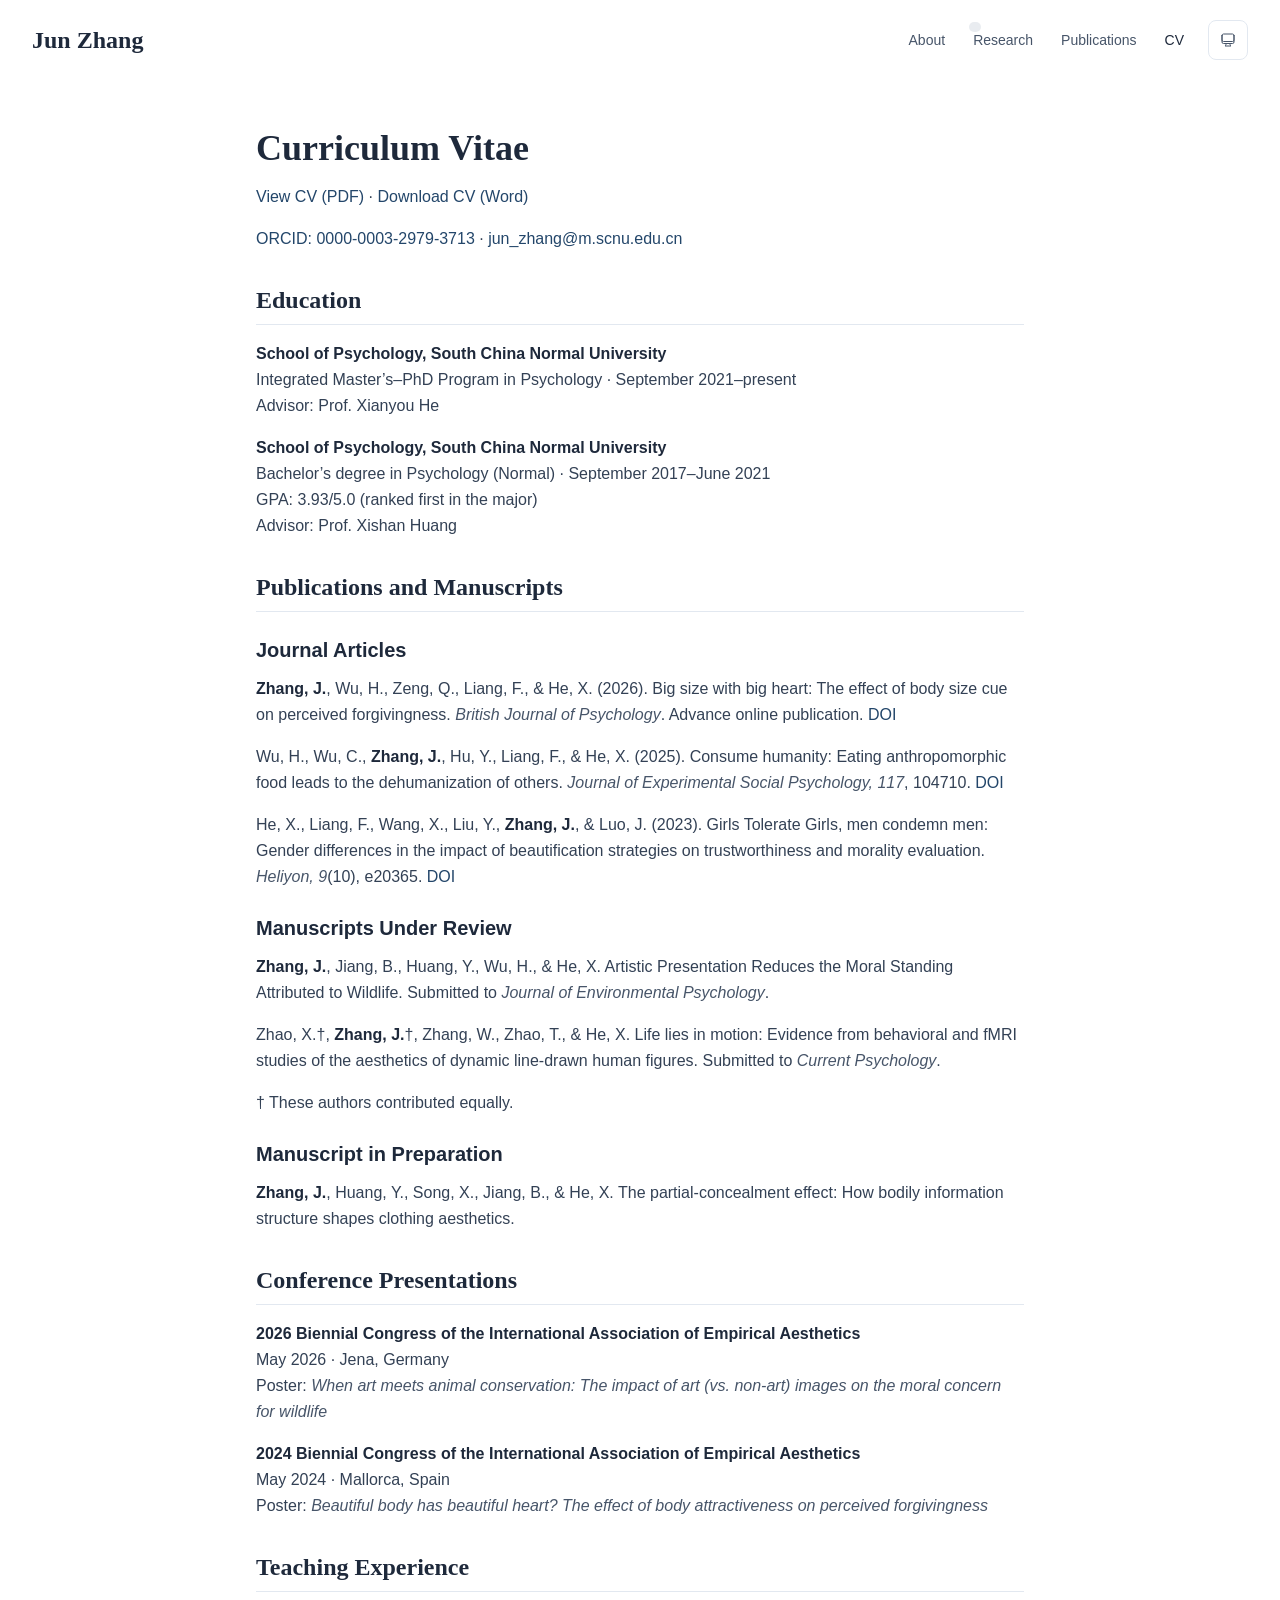
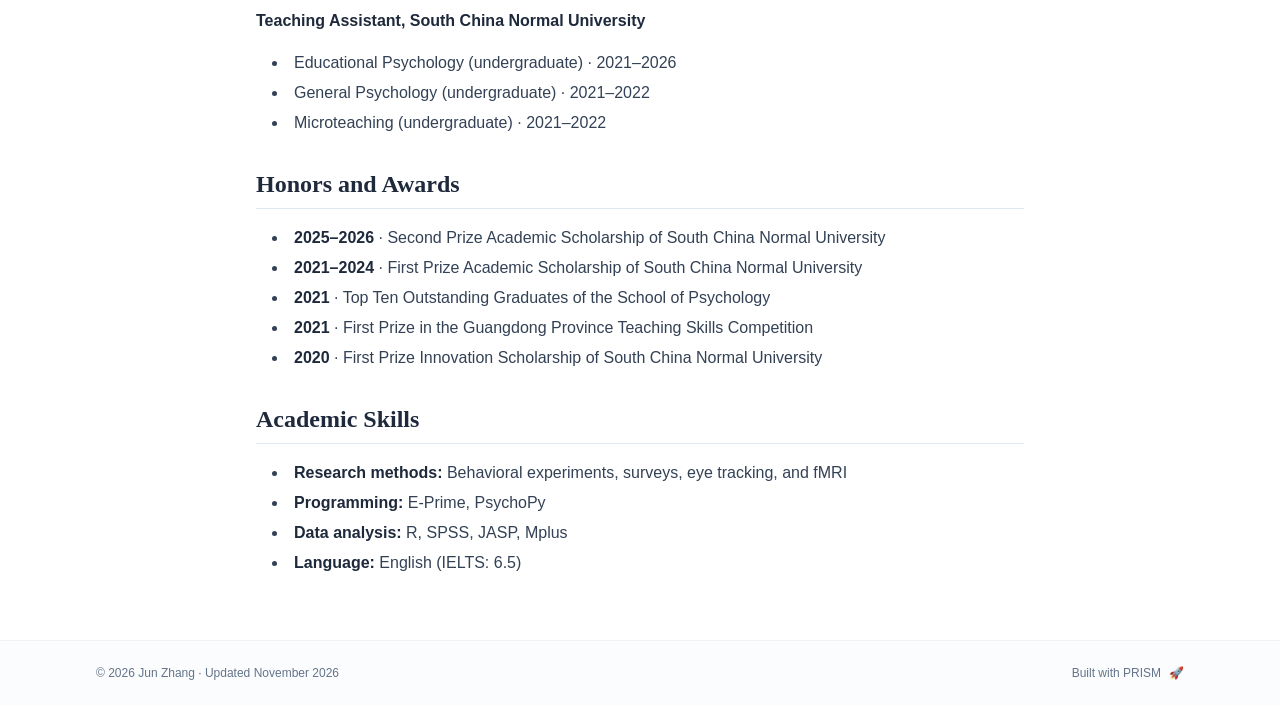
<file: cv/index.html>
<!DOCTYPE html><html lang="en" class="scroll-smooth"><head><meta charSet="utf-8"/><meta name="viewport" content="width=device-width, initial-scale=1"/><link rel="stylesheet" href="/_next/static/css/7f908c7d14da1a8b.css" data-precedence="next"/><link rel="preload" as="script" fetchPriority="low" href="/_next/static/chunks/webpack-af78f5c2c11af041.js"/><script src="/_next/static/chunks/4bd1b696-70b6d399998de86a.js" async=""></script><script src="/_next/static/chunks/684-5aaa8290a129f299.js" async=""></script><script src="/_next/static/chunks/main-app-a77dc27b03417067.js" async=""></script><script src="/_next/static/chunks/461-a9a5d7b05a71d978.js" async=""></script><script src="/_next/static/chunks/874-6cc630662f3664af.js" async=""></script><script src="/_next/static/chunks/291-e39730cc9327e39b.js" async=""></script><script src="/_next/static/chunks/app/layout-d4713ee8f23190b5.js" async=""></script><script src="/_next/static/chunks/178-595a94b9af1e67b5.js" async=""></script><script src="/_next/static/chunks/748-84df502d24ed20fb.js" async=""></script><script src="/_next/static/chunks/app/%5Bslug%5D/page-8495f8f0caa291d4.js" async=""></script><link rel="icon" href="/favicon.svg" type="image/svg+xml"/><script>
              try {
                const theme = localStorage.getItem('theme-storage');
                const parsed = theme ? JSON.parse(theme) : null;
                const setting = parsed?.state?.theme || 'system';
                const prefersDark = typeof window !== 'undefined' && window.matchMedia && window.matchMedia('(prefers-color-scheme: dark)').matches;
                const effective = setting === 'dark' ? 'dark' : (setting === 'light' ? 'light' : (prefersDark ? 'dark' : 'light'));
                var root = document.documentElement;
                root.classList.add(effective);
                root.setAttribute('data-theme', effective);
              } catch (e) {
                var root = document.documentElement;
                root.classList.add('light');
                root.setAttribute('data-theme', 'light');
              }
            </script><script>
    try {
      const cfg = {"enabled":false,"locales":["en"],"defaultLocale":"en","mode":"fixed","fixedLocale":"en","persist":false,"switcher":false,"labels":{"en":"en"}};
      const storageKey = 'locale-storage';
      const normalize = (value) => typeof value === 'string' ? value.trim().replace('_', '-').toLowerCase() : '';
      const matchLocale = (candidate) => {
        const normalized = normalize(candidate);
        if (!normalized) return null;
        if (cfg.locales.includes(normalized)) return normalized;
        const language = normalized.split('-')[0];
        if (cfg.locales.includes(language)) return language;
        return null;
      };

      let resolved = null;

      if (!cfg.enabled) {
        resolved = cfg.defaultLocale;
      } else if (cfg.persist) {
        resolved = matchLocale(localStorage.getItem(storageKey));
      }

      if (!resolved) {
        if (cfg.mode === 'fixed') {
          resolved = cfg.fixedLocale;
        } else {
          resolved = matchLocale(navigator.language);
        }
      }

      if (!resolved) {
        resolved = cfg.defaultLocale;
      }

      const root = document.documentElement;
      root.lang = resolved;
      root.setAttribute('data-locale', resolved);

      if (cfg.persist) {
        localStorage.setItem(storageKey, resolved);
      }
    } catch (e) {
      const root = document.documentElement;
      root.lang = 'en';
      root.setAttribute('data-locale', 'en');
    }
  </script><title>Curriculum Vitae | Jun Zhang</title><meta name="author" content="Jun Zhang"/><meta name="keywords" content="Jun Zhang,PhD,Research,South China Normal University"/><meta name="creator" content="Jun Zhang"/><meta name="publisher" content="Jun Zhang"/><meta property="og:title" content="Jun Zhang"/><meta property="og:description" content="Jun Zhang, PhD student in psychology at South China Normal University, studies social cognition and empirical aesthetics."/><meta property="og:site_name" content="Jun Zhang&#x27;s Academic Website"/><meta property="og:locale" content="en_US"/><meta property="og:type" content="website"/><meta name="twitter:card" content="summary"/><meta name="twitter:title" content="Jun Zhang"/><meta name="twitter:description" content="Jun Zhang, PhD student in psychology at South China Normal University, studies social cognition and empirical aesthetics."/><link rel="icon" href="/favicon.svg"/><script>document.querySelectorAll('body link[rel="icon"], body link[rel="apple-touch-icon"]').forEach(el => document.head.appendChild(el))</script><script src="/_next/static/chunks/polyfills-42372ed130431b0a.js" noModule=""></script></head><body class="font-sans antialiased"><div style="visibility:hidden"><nav class="fixed top-0 left-0 right-0 z-50" data-headlessui-state=""><div class="transition-all duration-300 ease-out bg-transparent" style="transform:translateY(-100px)"><div class="max-w-7xl mx-auto px-4 sm:px-6 lg:px-8"><div class="flex justify-between items-center h-16 lg:h-20"><div class="flex-shrink-0" tabindex="0"><a class="text-xl lg:text-2xl font-serif font-semibold text-primary hover:text-accent transition-colors duration-200" href="/">Jun Zhang</a></div><div class="hidden lg:block"><div class="ml-10 flex items-center space-x-3"><div class="relative flex items-baseline space-x-1"><a data-nav-href="/" class="relative px-3 py-2 text-sm font-medium rounded-lg transition-colors duration-150 text-neutral-600" href="/">About</a><a data-nav-href="/research/" class="relative px-3 py-2 text-sm font-medium rounded-lg transition-colors duration-150 text-neutral-600" href="/research/">Research</a><a data-nav-href="/publications/" class="relative px-3 py-2 text-sm font-medium rounded-lg transition-colors duration-150 text-neutral-600" href="/publications/">Publications</a><a data-nav-href="/cv/" class="relative px-3 py-2 text-sm font-medium rounded-lg transition-colors duration-150 text-primary" href="/cv/">CV</a></div><div class="flex items-center justify-center w-10 h-10 rounded-lg border border-neutral-200 dark:border-[rgba(148,163,184,0.24)] bg-background dark:bg-neutral-800"><div class="w-4 h-4 rounded-full bg-neutral-300 animate-pulse"></div></div></div></div><div class="lg:hidden flex items-center space-x-2"><div class="flex items-center justify-center w-10 h-10 rounded-lg border border-neutral-200 dark:border-[rgba(148,163,184,0.24)] bg-background dark:bg-neutral-800"><div class="w-4 h-4 rounded-full bg-neutral-300 animate-pulse"></div></div><button class="inline-flex items-center justify-center p-2 rounded-md text-neutral-600 hover:text-primary hover:bg-neutral-100 dark:hover:bg-neutral-800 focus:outline-none focus:ring-2 focus:ring-inset focus:ring-accent transition-colors duration-200" id="headlessui-disclosure-button-«R7pdb»" type="button" aria-expanded="false" data-headlessui-state=""><span class="sr-only">Open main menu</span><div><svg xmlns="http://www.w3.org/2000/svg" fill="none" viewBox="0 0 24 24" stroke-width="1.5" stroke="currentColor" aria-hidden="true" data-slot="icon" class="block h-6 w-6"><path stroke-linecap="round" stroke-linejoin="round" d="M3.75 6.75h16.5M3.75 12h16.5m-16.5 5.25h16.5"></path></svg></div></button></div></div></div></div></nav><main class="min-h-screen pt-16 lg:pt-20"><div class="max-w-4xl mx-auto px-4 sm:px-6 lg:px-8 py-12"><div class="max-w-3xl mx-auto" style="opacity:0;transform:translateY(20px)"><h1 class="text-4xl font-serif font-bold text-primary mb-4">Curriculum Vitae</h1><div class="text-neutral-700 dark:text-neutral-600 leading-relaxed"><p class="mb-4 last:mb-0"><a href="/files/Jun_Zhang_CV.pdf?v=20261111-2" node="[object Object]" target="_blank" rel="noopener noreferrer" class="text-accent font-medium transition-all duration-200 rounded hover:bg-accent/10 hover:shadow-sm">View CV (PDF)</a> · <a href="/files/Jun_Zhang_CV.docx?v=20261111-2" node="[object Object]" target="_blank" rel="noopener noreferrer" class="text-accent font-medium transition-all duration-200 rounded hover:bg-accent/10 hover:shadow-sm">Download CV (Word)</a></p>
<p class="mb-4 last:mb-0"><a href="https://orcid.org/0000-0003-2979-3713" node="[object Object]" target="_blank" rel="noopener noreferrer" class="text-accent font-medium transition-all duration-200 rounded hover:bg-accent/10 hover:shadow-sm">ORCID: 0000-0003-2979-3713</a> · <a href="mailto:jun_zhang@m.scnu.edu.cn" node="[object Object]" target="_blank" rel="noopener noreferrer" class="text-accent font-medium transition-all duration-200 rounded hover:bg-accent/10 hover:shadow-sm">jun_zhang@m.scnu.edu.cn</a></p>
<h2 class="text-2xl font-serif font-bold text-primary mt-8 mb-4 border-b border-neutral-200 dark:border-neutral-800 pb-2">Education</h2>
<p class="mb-4 last:mb-0"><strong class="font-semibold text-primary">School of Psychology, South China Normal University</strong><br/>
<!-- -->Integrated Master’s–PhD Program in Psychology · September 2021–present<br/>
<!-- -->Advisor: Prof. Xianyou He</p>
<p class="mb-4 last:mb-0"><strong class="font-semibold text-primary">School of Psychology, South China Normal University</strong><br/>
<!-- -->Bachelor’s degree in Psychology (Normal) · September 2017–June 2021<br/>
<!-- -->GPA: 3.93/5.0 (ranked first in the major)<br/>
<!-- -->Advisor: Prof. Xishan Huang</p>
<h2 class="text-2xl font-serif font-bold text-primary mt-8 mb-4 border-b border-neutral-200 dark:border-neutral-800 pb-2">Publications and Manuscripts</h2>
<h3 class="text-xl font-semibold text-primary mt-6 mb-3">Journal Articles</h3>
<p class="mb-4 last:mb-0"><strong class="font-semibold text-primary">Zhang, J.</strong>, Wu, H., Zeng, Q., Liang, F., &amp; He, X. (2026). Big size with big heart: The effect of body size cue on perceived forgivingness. <em class="italic text-neutral-600 dark:text-neutral-500">British Journal of Psychology</em>. Advance online publication. <a href="https://doi.org/10.1111/bjop.70098" node="[object Object]" target="_blank" rel="noopener noreferrer" class="text-accent font-medium transition-all duration-200 rounded hover:bg-accent/10 hover:shadow-sm">DOI</a></p>
<p class="mb-4 last:mb-0">Wu, H., Wu, C., <strong class="font-semibold text-primary">Zhang, J.</strong>, Hu, Y., Liang, F., &amp; He, X. (2025). Consume humanity: Eating anthropomorphic food leads to the dehumanization of others. <em class="italic text-neutral-600 dark:text-neutral-500">Journal of Experimental Social Psychology, 117</em>, 104710. <a href="https://doi.org/10.1016/j.jesp.2024.104710" node="[object Object]" target="_blank" rel="noopener noreferrer" class="text-accent font-medium transition-all duration-200 rounded hover:bg-accent/10 hover:shadow-sm">DOI</a></p>
<p class="mb-4 last:mb-0">He, X., Liang, F., Wang, X., Liu, Y., <strong class="font-semibold text-primary">Zhang, J.</strong>, &amp; Luo, J. (2023). Girls Tolerate Girls, men condemn men: Gender differences in the impact of beautification strategies on trustworthiness and morality evaluation. <em class="italic text-neutral-600 dark:text-neutral-500">Heliyon, 9</em>(10), e20365. <a href="https://doi.org/10.1016/j.heliyon.2023.e20365" node="[object Object]" target="_blank" rel="noopener noreferrer" class="text-accent font-medium transition-all duration-200 rounded hover:bg-accent/10 hover:shadow-sm">DOI</a></p>
<h3 class="text-xl font-semibold text-primary mt-6 mb-3">Manuscripts Under Review</h3>
<p class="mb-4 last:mb-0"><strong class="font-semibold text-primary">Zhang, J.</strong>, Jiang, B., Huang, Y., Wu, H., &amp; He, X. Artistic Presentation Reduces the Moral Standing Attributed to Wildlife. Submitted to <em class="italic text-neutral-600 dark:text-neutral-500">Journal of Environmental Psychology</em>.</p>
<p class="mb-4 last:mb-0">Zhao, X.†, <strong class="font-semibold text-primary">Zhang, J.</strong>†, Zhang, W., Zhao, T., &amp; He, X. Life lies in motion: Evidence from behavioral and fMRI studies of the aesthetics of dynamic line-drawn human figures. Submitted to <em class="italic text-neutral-600 dark:text-neutral-500">Current Psychology</em>.</p>
<p class="mb-4 last:mb-0">† These authors contributed equally.</p>
<h3 class="text-xl font-semibold text-primary mt-6 mb-3">Manuscript in Preparation</h3>
<p class="mb-4 last:mb-0"><strong class="font-semibold text-primary">Zhang, J.</strong>, Huang, Y., Song, X., Jiang, B., &amp; He, X. The partial-concealment effect: How bodily information structure shapes clothing aesthetics.</p>
<h2 class="text-2xl font-serif font-bold text-primary mt-8 mb-4 border-b border-neutral-200 dark:border-neutral-800 pb-2">Conference Presentations</h2>
<p class="mb-4 last:mb-0"><strong class="font-semibold text-primary">2026 Biennial Congress of the International Association of Empirical Aesthetics</strong><br/>
<!-- -->May 2026 · Jena, Germany<br/>
<!-- -->Poster: <em class="italic text-neutral-600 dark:text-neutral-500">When art meets animal conservation: The impact of art (vs. non-art) images on the moral concern for wildlife</em></p>
<p class="mb-4 last:mb-0"><strong class="font-semibold text-primary">2024 Biennial Congress of the International Association of Empirical Aesthetics</strong><br/>
<!-- -->May 2024 · Mallorca, Spain<br/>
<!-- -->Poster: <em class="italic text-neutral-600 dark:text-neutral-500">Beautiful body has beautiful heart? The effect of body attractiveness on perceived forgivingness</em></p>
<h2 class="text-2xl font-serif font-bold text-primary mt-8 mb-4 border-b border-neutral-200 dark:border-neutral-800 pb-2">Teaching Experience</h2>
<p class="mb-4 last:mb-0"><strong class="font-semibold text-primary">Teaching Assistant, South China Normal University</strong></p>
<ul class="list-disc list-inside mb-4 space-y-1 ml-4">
<li class="mb-1">Educational Psychology (undergraduate) · 2021–2026</li>
<li class="mb-1">General Psychology (undergraduate) · 2021–2022</li>
<li class="mb-1">Microteaching (undergraduate) · 2021–2022</li>
</ul>
<h2 class="text-2xl font-serif font-bold text-primary mt-8 mb-4 border-b border-neutral-200 dark:border-neutral-800 pb-2">Honors and Awards</h2>
<ul class="list-disc list-inside mb-4 space-y-1 ml-4">
<li class="mb-1"><strong class="font-semibold text-primary">2025–2026</strong> · Second Prize Academic Scholarship of South China Normal University</li>
<li class="mb-1"><strong class="font-semibold text-primary">2021–2024</strong> · First Prize Academic Scholarship of South China Normal University</li>
<li class="mb-1"><strong class="font-semibold text-primary">2021</strong> · Top Ten Outstanding Graduates of the School of Psychology</li>
<li class="mb-1"><strong class="font-semibold text-primary">2021</strong> · First Prize in the Guangdong Province Teaching Skills Competition</li>
<li class="mb-1"><strong class="font-semibold text-primary">2020</strong> · First Prize Innovation Scholarship of South China Normal University</li>
</ul>
<h2 class="text-2xl font-serif font-bold text-primary mt-8 mb-4 border-b border-neutral-200 dark:border-neutral-800 pb-2">Academic Skills</h2>
<ul class="list-disc list-inside mb-4 space-y-1 ml-4">
<li class="mb-1"><strong class="font-semibold text-primary">Research methods:</strong> Behavioral experiments, surveys, eye tracking, and fMRI</li>
<li class="mb-1"><strong class="font-semibold text-primary">Programming:</strong> E-Prime, PsychoPy</li>
<li class="mb-1"><strong class="font-semibold text-primary">Data analysis:</strong> R, SPSS, JASP, Mplus</li>
<li class="mb-1"><strong class="font-semibold text-primary">Language:</strong> English (IELTS: 6.5)</li>
</ul></div></div></div><!--$--><!--/$--><!--$--><!--/$--></main><footer class="border-t border-neutral-200/50 bg-neutral-50/50 dark:bg-neutral-900/50 dark:border-neutral-700/50"><div class="max-w-6xl mx-auto px-4 sm:px-6 lg:px-8 py-6"><div class="flex flex-col sm:flex-row justify-between items-center gap-2"><p class="text-xs text-neutral-500">© 2026 Jun Zhang · Updated <!-- -->November 2026</p><p class="text-xs text-neutral-500 flex items-center"><a href="https://github.com/xyjoey/PRISM" target="_blank" rel="noopener noreferrer">Built with PRISM</a><span class="ml-2">🚀</span></p></div></div></footer></div><script src="/_next/static/chunks/webpack-af78f5c2c11af041.js" async=""></script><script>(self.__next_f=self.__next_f||[]).push([0])</script><script>self.__next_f.push([1,"1:\"$Sreact.fragment\"\n3:I[3719,[\"461\",\"static/chunks/461-a9a5d7b05a71d978.js\",\"874\",\"static/chunks/874-6cc630662f3664af.js\",\"291\",\"static/chunks/291-e39730cc9327e39b.js\",\"177\",\"static/chunks/app/layout-d4713ee8f23190b5.js\"],\"ThemeProvider\"]\n4:I[310,[\"461\",\"static/chunks/461-a9a5d7b05a71d978.js\",\"874\",\"static/chunks/874-6cc630662f3664af.js\",\"291\",\"static/chunks/291-e39730cc9327e39b.js\",\"177\",\"static/chunks/app/layout-d4713ee8f23190b5.js\"],\"LocaleProvider\"]\n5:I[4574,[\"461\",\"static/chunks/461-a9a5d7b05a71d978.js\",\"874\",\"static/chunks/874-6cc630662f3664af.js\",\"291\",\"static/chunks/291-e39730cc9327e39b.js\",\"177\",\"static/chunks/app/layout-d4713ee8f23190b5.js\"],\"default\"]\n6:I[7555,[],\"\"]\n7:I[1295,[],\"\"]\n8:I[2548,[\"461\",\"static/chunks/461-a9a5d7b05a71d978.js\",\"874\",\"static/chunks/874-6cc630662f3664af.js\",\"291\",\"static/chunks/291-e39730cc9327e39b.js\",\"177\",\"static/chunks/app/layout-d4713ee8f23190b5.js\"],\"default\"]\na:I[9665,[],\"MetadataBoundary\"]\nc:I[9665,[],\"OutletBoundary\"]\nf:I[4911,[],\"AsyncMetadataOutlet\"]\n11:I[9665,[],\"ViewportBoundary\"]\n13:I[6614,[],\"\"]\n:HL[\"/_next/static/css/7f908c7d14da1a8b.css\",\"style\"]\n2:T5c3,\n    try {\n      const cfg = {\"enabled\":false,\"locales\":[\"en\"],\"defaultLocale\":\"en\",\"mode\":\"fixed\",\"fixedLocale\":\"en\",\"persist\":false,\"switcher\":false,\"labels\":{\"en\":\"en\"}};\n      const storageKey = 'locale-storage';\n      const normalize = (value) =\u003e typeof value === 'string' ? value.trim().replace('_', '-').toLowerCase() : '';\n      const matchLocale = (candidate) =\u003e {\n        const normalized = normalize(candidate);\n        if (!normalized) return null;\n        if (cfg.locales.includes(normalized)) return normalized;\n        const language = normalized.split('-')[0];\n        if (cfg.locales.includes(language)) return language;\n        return null;\n      };\n\n      let resolved = null;\n\n      if (!cfg.enabled) {\n        resolved = cfg.defaultLocale;\n      } else if (cfg.persist) {\n        resolved = matchLocale(localStorage.getItem(storageKey));\n      }\n\n      if (!resolved) {\n        if (cfg.mode === 'fixed'"])</script><script>self.__next_f.push([1,") {\n          resolved = cfg.fixedLocale;\n        } else {\n          resolved = matchLocale(navigator.language);\n        }\n      }\n\n      if (!resolved) {\n        resolved = cfg.defaultLocale;\n      }\n\n      const root = document.documentElement;\n      root.lang = resolved;\n      root.setAttribute('data-locale', resolved);\n\n      if (cfg.persist) {\n        localStorage.setItem(storageKey, resolved);\n      }\n    } catch (e) {\n      const root = document.documentElement;\n      root.lang = 'en';\n      root.setAttribute('data-locale', 'en');\n    }\n  "])</script><script>self.__next_f.push([1,"0:{\"P\":null,\"b\":\"Eyb1BgYabBAlABYPR9KQR\",\"p\":\"\",\"c\":[\"\",\"cv\",\"\"],\"i\":false,\"f\":[[[\"\",{\"children\":[[\"slug\",\"cv\",\"d\"],{\"children\":[\"__PAGE__\",{}]}]},\"$undefined\",\"$undefined\",true],[\"\",[\"$\",\"$1\",\"c\",{\"children\":[[[\"$\",\"link\",\"0\",{\"rel\":\"stylesheet\",\"href\":\"/_next/static/css/7f908c7d14da1a8b.css\",\"precedence\":\"next\",\"crossOrigin\":\"$undefined\",\"nonce\":\"$undefined\"}]],[\"$\",\"html\",null,{\"lang\":\"en\",\"className\":\"scroll-smooth\",\"suppressHydrationWarning\":true,\"children\":[[\"$\",\"head\",null,{\"children\":[[\"$\",\"link\",null,{\"rel\":\"icon\",\"href\":\"/favicon.svg\",\"type\":\"image/svg+xml\"}],[\"$\",\"script\",null,{\"dangerouslySetInnerHTML\":{\"__html\":\"\\n              try {\\n                const theme = localStorage.getItem('theme-storage');\\n                const parsed = theme ? JSON.parse(theme) : null;\\n                const setting = parsed?.state?.theme || 'system';\\n                const prefersDark = typeof window !== 'undefined' \u0026\u0026 window.matchMedia \u0026\u0026 window.matchMedia('(prefers-color-scheme: dark)').matches;\\n                const effective = setting === 'dark' ? 'dark' : (setting === 'light' ? 'light' : (prefersDark ? 'dark' : 'light'));\\n                var root = document.documentElement;\\n                root.classList.add(effective);\\n                root.setAttribute('data-theme', effective);\\n              } catch (e) {\\n                var root = document.documentElement;\\n                root.classList.add('light');\\n                root.setAttribute('data-theme', 'light');\\n              }\\n            \"}}],[\"$\",\"script\",null,{\"dangerouslySetInnerHTML\":{\"__html\":\"$2\"}}]]}],[\"$\",\"body\",null,{\"className\":\"font-sans antialiased\",\"children\":[\"$\",\"$L3\",null,{\"children\":[\"$\",\"$L4\",null,{\"config\":{\"enabled\":false,\"locales\":[\"en\"],\"defaultLocale\":\"en\",\"mode\":\"fixed\",\"fixedLocale\":\"en\",\"persist\":false,\"switcher\":false,\"labels\":{\"en\":\"en\"}},\"children\":[[\"$\",\"$L5\",null,{\"items\":[{\"title\":\"About\",\"type\":\"page\",\"target\":\"about\",\"href\":\"/\"},{\"title\":\"Research\",\"type\":\"page\",\"target\":\"research\",\"href\":\"/research/\"},{\"title\":\"Publications\",\"type\":\"page\",\"target\":\"publications\",\"href\":\"/publications/\"},{\"title\":\"CV\",\"type\":\"page\",\"target\":\"cv\",\"href\":\"/cv/\"}],\"siteTitle\":\"Jun Zhang\",\"enableOnePageMode\":false,\"i18n\":\"$0:f:0:1:1:props:children:1:props:children:1:props:children:props:children:props:config\",\"itemsByLocale\":{\"en\":[{\"title\":\"About\",\"type\":\"page\",\"target\":\"about\",\"href\":\"/\"},{\"title\":\"Research\",\"type\":\"page\",\"target\":\"research\",\"href\":\"/research/\"},{\"title\":\"Publications\",\"type\":\"page\",\"target\":\"publications\",\"href\":\"/publications/\"},{\"title\":\"CV\",\"type\":\"page\",\"target\":\"cv\",\"href\":\"/cv/\"}]},\"siteTitleByLocale\":{\"en\":\"Jun Zhang\"}}],[\"$\",\"main\",null,{\"className\":\"min-h-screen pt-16 lg:pt-20\",\"children\":[\"$\",\"$L6\",null,{\"parallelRouterKey\":\"children\",\"error\":\"$undefined\",\"errorStyles\":\"$undefined\",\"errorScripts\":\"$undefined\",\"template\":[\"$\",\"$L7\",null,{}],\"templateStyles\":\"$undefined\",\"templateScripts\":\"$undefined\",\"notFound\":[[[\"$\",\"title\",null,{\"children\":\"404: This page could not be found.\"}],[\"$\",\"div\",null,{\"style\":{\"fontFamily\":\"system-ui,\\\"Segoe UI\\\",Roboto,Helvetica,Arial,sans-serif,\\\"Apple Color Emoji\\\",\\\"Segoe UI Emoji\\\"\",\"height\":\"100vh\",\"textAlign\":\"center\",\"display\":\"flex\",\"flexDirection\":\"column\",\"alignItems\":\"center\",\"justifyContent\":\"center\"},\"children\":[\"$\",\"div\",null,{\"children\":[[\"$\",\"style\",null,{\"dangerouslySetInnerHTML\":{\"__html\":\"body{color:#000;background:#fff;margin:0}.next-error-h1{border-right:1px solid rgba(0,0,0,.3)}@media (prefers-color-scheme:dark){body{color:#fff;background:#000}.next-error-h1{border-right:1px solid rgba(255,255,255,.3)}}\"}}],[\"$\",\"h1\",null,{\"className\":\"next-error-h1\",\"style\":{\"display\":\"inline-block\",\"margin\":\"0 20px 0 0\",\"padding\":\"0 23px 0 0\",\"fontSize\":24,\"fontWeight\":500,\"verticalAlign\":\"top\",\"lineHeight\":\"49px\"},\"children\":404}],[\"$\",\"div\",null,{\"style\":{\"display\":\"inline-block\"},\"children\":[\"$\",\"h2\",null,{\"style\":{\"fontSize\":14,\"fontWeight\":400,\"lineHeight\":\"49px\",\"margin\":0},\"children\":\"This page could not be found.\"}]}]]}]}]],[]],\"forbidden\":\"$undefined\",\"unauthorized\":\"$undefined\"}]}],[\"$\",\"$L8\",null,{\"lastUpdated\":\"November 2026\",\"lastUpdatedByLocale\":{\"en\":\"November 2026\"},\"defaultLocale\":\"en\"}]]}]}]}]]}]]}],{\"children\":[[\"slug\",\"cv\",\"d\"],[\"$\",\"$1\",\"c\",{\"children\":[null,[\"$\",\"$L6\",null,{\"parallelRouterKey\":\"children\",\"error\":\"$undefined\",\"errorStyles\":\"$undefined\",\"errorScripts\":\"$undefined\",\"template\":[\"$\",\"$L7\",null,{}],\"templateStyles\":\"$undefined\",\"templateScripts\":\"$undefined\",\"notFound\":\"$undefined\",\"forbidden\":\"$undefined\",\"unauthorized\":\"$undefined\"}]]}],{\"children\":[\"__PAGE__\",[\"$\",\"$1\",\"c\",{\"children\":[\"$L9\",[\"$\",\"$La\",null,{\"children\":\"$Lb\"}],null,[\"$\",\"$Lc\",null,{\"children\":[\"$Ld\",\"$Le\",[\"$\",\"$Lf\",null,{\"promise\":\"$@10\"}]]}]]}],{},null,false]},null,false]},null,false],[\"$\",\"$1\",\"h\",{\"children\":[null,[\"$\",\"$1\",\"8ehwef4N8QPZmyjEd20iO\",{\"children\":[[\"$\",\"$L11\",null,{\"children\":\"$L12\"}],null]}],null]}],false]],\"m\":\"$undefined\",\"G\":[\"$13\",\"$undefined\"],\"s\":false,\"S\":true}\n"])</script><script>self.__next_f.push([1,"14:\"$Sreact.suspense\"\n15:I[4911,[],\"AsyncMetadata\"]\n17:I[2382,[\"461\",\"static/chunks/461-a9a5d7b05a71d978.js\",\"178\",\"static/chunks/178-595a94b9af1e67b5.js\",\"748\",\"static/chunks/748-84df502d24ed20fb.js\",\"182\",\"static/chunks/app/%5Bslug%5D/page-8495f8f0caa291d4.js\"],\"default\"]\nb:[\"$\",\"$14\",null,{\"fallback\":null,\"children\":[\"$\",\"$L15\",null,{\"promise\":\"$@16\"}]}]\n18:Tdaa,"])</script><script>self.__next_f.push([1,"[View CV (PDF)](/files/Jun_Zhang_CV.pdf?v=20261111-2) · [Download CV (Word)](/files/Jun_Zhang_CV.docx?v=20261111-2)\n\n[ORCID: 0000-0003-2979-3713](https://orcid.org/0000-0003-2979-3713) · [jun_zhang@m.scnu.edu.cn](mailto:jun_zhang@m.scnu.edu.cn)\n\n## Education\n\n**School of Psychology, South China Normal University**\\\nIntegrated Master’s–PhD Program in Psychology · September 2021–present\\\nAdvisor: Prof. Xianyou He\n\n**School of Psychology, South China Normal University**\\\nBachelor’s degree in Psychology (Normal) · September 2017–June 2021\\\nGPA: 3.93/5.0 (ranked first in the major)\\\nAdvisor: Prof. Xishan Huang\n\n## Publications and Manuscripts\n\n### Journal Articles\n\n**Zhang, J.**, Wu, H., Zeng, Q., Liang, F., \u0026 He, X. (2026). Big size with big heart: The effect of body size cue on perceived forgivingness. *British Journal of Psychology*. Advance online publication. [DOI](https://doi.org/10.1111/bjop.70098)\n\nWu, H., Wu, C., **Zhang, J.**, Hu, Y., Liang, F., \u0026 He, X. (2025). Consume humanity: Eating anthropomorphic food leads to the dehumanization of others. *Journal of Experimental Social Psychology, 117*, 104710. [DOI](https://doi.org/10.1016/j.jesp.2024.104710)\n\nHe, X., Liang, F., Wang, X., Liu, Y., **Zhang, J.**, \u0026 Luo, J. (2023). Girls Tolerate Girls, men condemn men: Gender differences in the impact of beautification strategies on trustworthiness and morality evaluation. *Heliyon, 9*(10), e20365. [DOI](https://doi.org/10.1016/j.heliyon.2023.e20365)\n\n### Manuscripts Under Review\n\n**Zhang, J.**, Jiang, B., Huang, Y., Wu, H., \u0026 He, X. Artistic Presentation Reduces the Moral Standing Attributed to Wildlife. Submitted to *Journal of Environmental Psychology*.\n\nZhao, X.†, **Zhang, J.**†, Zhang, W., Zhao, T., \u0026 He, X. Life lies in motion: Evidence from behavioral and fMRI studies of the aesthetics of dynamic line-drawn human figures. Submitted to *Current Psychology*.\n\n† These authors contributed equally.\n\n### Manuscript in Preparation\n\n**Zhang, J.**, Huang, Y., Song, X., Jiang, B., \u0026 He, X. The partial-concealment effect: How bodily information structure shapes clothing aesthetics.\n\n## Conference Presentations\n\n**2026 Biennial Congress of the International Association of Empirical Aesthetics**\\\nMay 2026 · Jena, Germany\\\nPoster: *When art meets animal conservation: The impact of art (vs. non-art) images on the moral concern for wildlife*\n\n**2024 Biennial Congress of the International Association of Empirical Aesthetics**\\\nMay 2024 · Mallorca, Spain\\\nPoster: *Beautiful body has beautiful heart? The effect of body attractiveness on perceived forgivingness*\n\n## Teaching Experience\n\n**Teaching Assistant, South China Normal University**\n\n- Educational Psychology (undergraduate) · 2021–2026\n- General Psychology (undergraduate) · 2021–2022\n- Microteaching (undergraduate) · 2021–2022\n\n## Honors and Awards\n\n- **2025–2026** · Second Prize Academic Scholarship of South China Normal University\n- **2021–2024** · First Prize Academic Scholarship of South China Normal University\n- **2021** · Top Ten Outstanding Graduates of the School of Psychology\n- **2021** · First Prize in the Guangdong Province Teaching Skills Competition\n- **2020** · First Prize Innovation Scholarship of South China Normal University\n\n## Academic Skills\n\n- **Research methods:** Behavioral experiments, surveys, eye tracking, and fMRI\n- **Programming:** E-Prime, PsychoPy\n- **Data analysis:** R, SPSS, JASP, Mplus\n- **Language:** English (IELTS: 6.5)\n"])</script><script>self.__next_f.push([1,"9:[\"$\",\"$L17\",null,{\"dataByLocale\":{\"en\":{\"type\":\"text\",\"config\":{\"type\":\"text\",\"title\":\"Curriculum Vitae\",\"source\":\"cv.md\"},\"content\":\"$18\"}},\"defaultLocale\":\"en\"}]\n"])</script><script>self.__next_f.push([1,"e:null\n"])</script><script>self.__next_f.push([1,"12:[[\"$\",\"meta\",\"0\",{\"charSet\":\"utf-8\"}],[\"$\",\"meta\",\"1\",{\"name\":\"viewport\",\"content\":\"width=device-width, initial-scale=1\"}]]\nd:null\n"])</script><script>self.__next_f.push([1,"16:{\"metadata\":[[\"$\",\"title\",\"0\",{\"children\":\"Curriculum Vitae | Jun Zhang\"}],[\"$\",\"meta\",\"1\",{\"name\":\"author\",\"content\":\"Jun Zhang\"}],[\"$\",\"meta\",\"2\",{\"name\":\"keywords\",\"content\":\"Jun Zhang,PhD,Research,South China Normal University\"}],[\"$\",\"meta\",\"3\",{\"name\":\"creator\",\"content\":\"Jun Zhang\"}],[\"$\",\"meta\",\"4\",{\"name\":\"publisher\",\"content\":\"Jun Zhang\"}],[\"$\",\"meta\",\"5\",{\"property\":\"og:title\",\"content\":\"Jun Zhang\"}],[\"$\",\"meta\",\"6\",{\"property\":\"og:description\",\"content\":\"Jun Zhang, PhD student in psychology at South China Normal University, studies social cognition and empirical aesthetics.\"}],[\"$\",\"meta\",\"7\",{\"property\":\"og:site_name\",\"content\":\"Jun Zhang's Academic Website\"}],[\"$\",\"meta\",\"8\",{\"property\":\"og:locale\",\"content\":\"en_US\"}],[\"$\",\"meta\",\"9\",{\"property\":\"og:type\",\"content\":\"website\"}],[\"$\",\"meta\",\"10\",{\"name\":\"twitter:card\",\"content\":\"summary\"}],[\"$\",\"meta\",\"11\",{\"name\":\"twitter:title\",\"content\":\"Jun Zhang\"}],[\"$\",\"meta\",\"12\",{\"name\":\"twitter:description\",\"content\":\"Jun Zhang, PhD student in psychology at South China Normal University, studies social cognition and empirical aesthetics.\"}],[\"$\",\"link\",\"13\",{\"rel\":\"icon\",\"href\":\"/favicon.svg\"}]],\"error\":null,\"digest\":\"$undefined\"}\n10:{\"metadata\":\"$16:metadata\",\"error\":null,\"digest\":\"$undefined\"}\n"])</script></body></html>
</file>
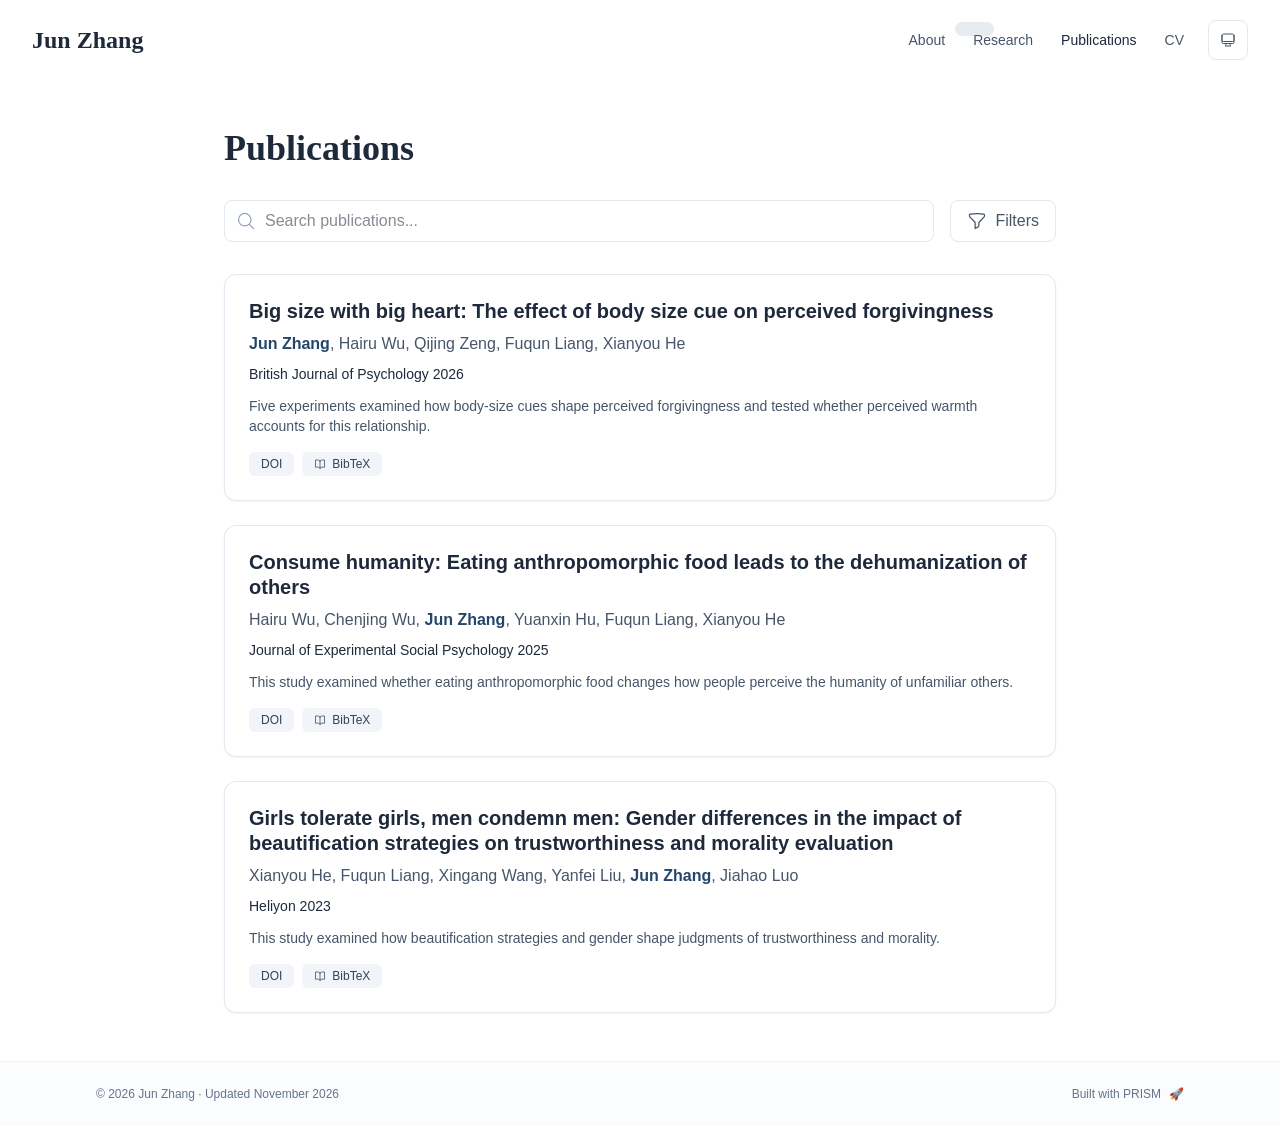
<file: publications/index.html>
<!DOCTYPE html><html lang="en" class="scroll-smooth"><head><meta charSet="utf-8"/><meta name="viewport" content="width=device-width, initial-scale=1"/><link rel="stylesheet" href="/_next/static/css/7f908c7d14da1a8b.css" data-precedence="next"/><link rel="preload" as="script" fetchPriority="low" href="/_next/static/chunks/webpack-af78f5c2c11af041.js"/><script src="/_next/static/chunks/4bd1b696-70b6d399998de86a.js" async=""></script><script src="/_next/static/chunks/684-5aaa8290a129f299.js" async=""></script><script src="/_next/static/chunks/main-app-a77dc27b03417067.js" async=""></script><script src="/_next/static/chunks/461-a9a5d7b05a71d978.js" async=""></script><script src="/_next/static/chunks/874-6cc630662f3664af.js" async=""></script><script src="/_next/static/chunks/291-e39730cc9327e39b.js" async=""></script><script src="/_next/static/chunks/app/layout-d4713ee8f23190b5.js" async=""></script><script src="/_next/static/chunks/178-595a94b9af1e67b5.js" async=""></script><script src="/_next/static/chunks/748-84df502d24ed20fb.js" async=""></script><script src="/_next/static/chunks/app/%5Bslug%5D/page-8495f8f0caa291d4.js" async=""></script><link rel="icon" href="/favicon.svg" type="image/svg+xml"/><script>
              try {
                const theme = localStorage.getItem('theme-storage');
                const parsed = theme ? JSON.parse(theme) : null;
                const setting = parsed?.state?.theme || 'system';
                const prefersDark = typeof window !== 'undefined' && window.matchMedia && window.matchMedia('(prefers-color-scheme: dark)').matches;
                const effective = setting === 'dark' ? 'dark' : (setting === 'light' ? 'light' : (prefersDark ? 'dark' : 'light'));
                var root = document.documentElement;
                root.classList.add(effective);
                root.setAttribute('data-theme', effective);
              } catch (e) {
                var root = document.documentElement;
                root.classList.add('light');
                root.setAttribute('data-theme', 'light');
              }
            </script><script>
    try {
      const cfg = {"enabled":false,"locales":["en"],"defaultLocale":"en","mode":"fixed","fixedLocale":"en","persist":false,"switcher":false,"labels":{"en":"en"}};
      const storageKey = 'locale-storage';
      const normalize = (value) => typeof value === 'string' ? value.trim().replace('_', '-').toLowerCase() : '';
      const matchLocale = (candidate) => {
        const normalized = normalize(candidate);
        if (!normalized) return null;
        if (cfg.locales.includes(normalized)) return normalized;
        const language = normalized.split('-')[0];
        if (cfg.locales.includes(language)) return language;
        return null;
      };

      let resolved = null;

      if (!cfg.enabled) {
        resolved = cfg.defaultLocale;
      } else if (cfg.persist) {
        resolved = matchLocale(localStorage.getItem(storageKey));
      }

      if (!resolved) {
        if (cfg.mode === 'fixed') {
          resolved = cfg.fixedLocale;
        } else {
          resolved = matchLocale(navigator.language);
        }
      }

      if (!resolved) {
        resolved = cfg.defaultLocale;
      }

      const root = document.documentElement;
      root.lang = resolved;
      root.setAttribute('data-locale', resolved);

      if (cfg.persist) {
        localStorage.setItem(storageKey, resolved);
      }
    } catch (e) {
      const root = document.documentElement;
      root.lang = 'en';
      root.setAttribute('data-locale', 'en');
    }
  </script><title>Publications | Jun Zhang</title><meta name="author" content="Jun Zhang"/><meta name="keywords" content="Jun Zhang,PhD,Research,South China Normal University"/><meta name="creator" content="Jun Zhang"/><meta name="publisher" content="Jun Zhang"/><meta property="og:title" content="Jun Zhang"/><meta property="og:description" content="Jun Zhang, PhD student in psychology at South China Normal University, studies social cognition and empirical aesthetics."/><meta property="og:site_name" content="Jun Zhang&#x27;s Academic Website"/><meta property="og:locale" content="en_US"/><meta property="og:type" content="website"/><meta name="twitter:card" content="summary"/><meta name="twitter:title" content="Jun Zhang"/><meta name="twitter:description" content="Jun Zhang, PhD student in psychology at South China Normal University, studies social cognition and empirical aesthetics."/><link rel="icon" href="/favicon.svg"/><script>document.querySelectorAll('body link[rel="icon"], body link[rel="apple-touch-icon"]').forEach(el => document.head.appendChild(el))</script><script src="/_next/static/chunks/polyfills-42372ed130431b0a.js" noModule=""></script></head><body class="font-sans antialiased"><div style="visibility:hidden"><nav class="fixed top-0 left-0 right-0 z-50" data-headlessui-state=""><div class="transition-all duration-300 ease-out bg-transparent" style="transform:translateY(-100px)"><div class="max-w-7xl mx-auto px-4 sm:px-6 lg:px-8"><div class="flex justify-between items-center h-16 lg:h-20"><div class="flex-shrink-0" tabindex="0"><a class="text-xl lg:text-2xl font-serif font-semibold text-primary hover:text-accent transition-colors duration-200" href="/">Jun Zhang</a></div><div class="hidden lg:block"><div class="ml-10 flex items-center space-x-3"><div class="relative flex items-baseline space-x-1"><a data-nav-href="/" class="relative px-3 py-2 text-sm font-medium rounded-lg transition-colors duration-150 text-neutral-600" href="/">About</a><a data-nav-href="/research/" class="relative px-3 py-2 text-sm font-medium rounded-lg transition-colors duration-150 text-neutral-600" href="/research/">Research</a><a data-nav-href="/publications/" class="relative px-3 py-2 text-sm font-medium rounded-lg transition-colors duration-150 text-primary" href="/publications/">Publications</a><a data-nav-href="/cv/" class="relative px-3 py-2 text-sm font-medium rounded-lg transition-colors duration-150 text-neutral-600" href="/cv/">CV</a></div><div class="flex items-center justify-center w-10 h-10 rounded-lg border border-neutral-200 dark:border-[rgba(148,163,184,0.24)] bg-background dark:bg-neutral-800"><div class="w-4 h-4 rounded-full bg-neutral-300 animate-pulse"></div></div></div></div><div class="lg:hidden flex items-center space-x-2"><div class="flex items-center justify-center w-10 h-10 rounded-lg border border-neutral-200 dark:border-[rgba(148,163,184,0.24)] bg-background dark:bg-neutral-800"><div class="w-4 h-4 rounded-full bg-neutral-300 animate-pulse"></div></div><button class="inline-flex items-center justify-center p-2 rounded-md text-neutral-600 hover:text-primary hover:bg-neutral-100 dark:hover:bg-neutral-800 focus:outline-none focus:ring-2 focus:ring-inset focus:ring-accent transition-colors duration-200" id="headlessui-disclosure-button-«R7pdb»" type="button" aria-expanded="false" data-headlessui-state=""><span class="sr-only">Open main menu</span><div><svg xmlns="http://www.w3.org/2000/svg" fill="none" viewBox="0 0 24 24" stroke-width="1.5" stroke="currentColor" aria-hidden="true" data-slot="icon" class="block h-6 w-6"><path stroke-linecap="round" stroke-linejoin="round" d="M3.75 6.75h16.5M3.75 12h16.5m-16.5 5.25h16.5"></path></svg></div></button></div></div></div></div></nav><main class="min-h-screen pt-16 lg:pt-20"><div class="max-w-4xl mx-auto px-4 sm:px-6 lg:px-8 py-12"><div style="opacity:0;transform:translateY(20px)"><div class="mb-8"><h1 class="text-4xl font-serif font-bold text-primary mb-4">Publications</h1></div><div class="mb-8 space-y-4"><div class="flex flex-col sm:flex-row gap-4"><div class="relative flex-grow"><svg xmlns="http://www.w3.org/2000/svg" fill="none" viewBox="0 0 24 24" stroke-width="1.5" stroke="currentColor" aria-hidden="true" data-slot="icon" class="absolute left-3 top-1/2 transform -translate-y-1/2 h-5 w-5 text-neutral-400"><path stroke-linecap="round" stroke-linejoin="round" d="m21 21-5.197-5.197m0 0A7.5 7.5 0 1 0 5.196 5.196a7.5 7.5 0 0 0 10.607 10.607Z"></path></svg><input type="text" placeholder="Search publications..." class="w-full pl-10 pr-4 py-2 rounded-lg border border-neutral-200 dark:border-neutral-800 bg-white dark:bg-neutral-900 focus:ring-2 focus:ring-accent focus:border-transparent transition-all duration-200" value=""/></div><button class="flex items-center justify-center px-4 py-2 rounded-lg border transition-all duration-200 bg-white dark:bg-neutral-900 border-neutral-200 dark:border-neutral-800 text-neutral-600 hover:border-accent hover:text-accent"><svg xmlns="http://www.w3.org/2000/svg" fill="none" viewBox="0 0 24 24" stroke-width="1.5" stroke="currentColor" aria-hidden="true" data-slot="icon" class="h-5 w-5 mr-2"><path stroke-linecap="round" stroke-linejoin="round" d="M12 3c2.755 0 5.455.232 8.083.678.533.09.917.556.917 1.096v1.044a2.25 2.25 0 0 1-.659 1.591l-5.432 5.432a2.25 2.25 0 0 0-.659 1.591v2.927a2.25 2.25 0 0 1-1.244 2.013L9.75 21v-6.568a2.25 2.25 0 0 0-.659-1.591L3.659 7.409A2.25 2.25 0 0 1 3 5.818V4.774c0-.54.384-1.006.917-1.096A48.32 48.32 0 0 1 12 3Z"></path></svg>Filters</button></div></div><div class="space-y-6"><div class="bg-white dark:bg-neutral-900 p-6 rounded-xl shadow-sm border border-neutral-200 dark:border-neutral-800 hover:shadow-md transition-all duration-200" style="opacity:0;transform:translateY(20px)"><div class="flex flex-col md:flex-row gap-6"><div class="flex-grow"><h3 class="text-xl font-semibold text-primary mb-2 leading-tight">Big size with big heart: The effect of body size cue on perceived forgivingness</h3><p class="text-base text-neutral-600 dark:text-neutral-400 mb-2"><span><span class="font-semibold text-accent ">Jun Zhang</span>, </span><span><span class=" ">Hairu Wu</span>, </span><span><span class=" ">Qijing Zeng</span>, </span><span><span class=" ">Fuqun Liang</span>, </span><span><span class=" ">Xianyou He</span></span></p><p class="text-sm font-medium text-neutral-800 dark:text-neutral-600 mb-3">British Journal of Psychology<!-- --> <!-- -->2026</p><p class="text-sm text-neutral-600 dark:text-neutral-500 mb-4 line-clamp-3">Five experiments examined how body-size cues shape perceived forgivingness and tested whether perceived warmth accounts for this relationship.</p><div class="flex flex-wrap gap-2 mt-auto"><a href="https://doi.org/10.1111/bjop.70098" target="_blank" rel="noopener noreferrer" class="inline-flex items-center px-3 py-1 rounded-md text-xs font-medium bg-neutral-100 dark:bg-neutral-800 text-neutral-700 dark:text-neutral-300 hover:bg-accent hover:text-white transition-colors">DOI</a><button class="inline-flex items-center px-3 py-1 rounded-md text-xs font-medium transition-colors bg-neutral-100 dark:bg-neutral-800 text-neutral-700 dark:text-neutral-300 hover:bg-accent hover:text-white"><svg xmlns="http://www.w3.org/2000/svg" fill="none" viewBox="0 0 24 24" stroke-width="1.5" stroke="currentColor" aria-hidden="true" data-slot="icon" class="h-3 w-3 mr-1.5"><path stroke-linecap="round" stroke-linejoin="round" d="M12 6.042A8.967 8.967 0 0 0 6 3.75c-1.052 0-2.062.18-3 .512v14.25A8.987 8.987 0 0 1 6 18c2.305 0 4.408.867 6 2.292m0-14.25a8.966 8.966 0 0 1 6-2.292c1.052 0 2.062.18 3 .512v14.25A8.987 8.987 0 0 0 18 18a8.967 8.967 0 0 0-6 2.292m0-14.25v14.25"></path></svg>BibTeX</button></div></div></div></div><div class="bg-white dark:bg-neutral-900 p-6 rounded-xl shadow-sm border border-neutral-200 dark:border-neutral-800 hover:shadow-md transition-all duration-200" style="opacity:0;transform:translateY(20px)"><div class="flex flex-col md:flex-row gap-6"><div class="flex-grow"><h3 class="text-xl font-semibold text-primary mb-2 leading-tight">Consume humanity: Eating anthropomorphic food leads to the dehumanization of others</h3><p class="text-base text-neutral-600 dark:text-neutral-400 mb-2"><span><span class=" ">Hairu Wu</span>, </span><span><span class=" ">Chenjing Wu</span>, </span><span><span class="font-semibold text-accent ">Jun Zhang</span>, </span><span><span class=" ">Yuanxin Hu</span>, </span><span><span class=" ">Fuqun Liang</span>, </span><span><span class=" ">Xianyou He</span></span></p><p class="text-sm font-medium text-neutral-800 dark:text-neutral-600 mb-3">Journal of Experimental Social Psychology<!-- --> <!-- -->2025</p><p class="text-sm text-neutral-600 dark:text-neutral-500 mb-4 line-clamp-3">This study examined whether eating anthropomorphic food changes how people perceive the humanity of unfamiliar others.</p><div class="flex flex-wrap gap-2 mt-auto"><a href="https://doi.org/10.1016/j.jesp.2024.104710" target="_blank" rel="noopener noreferrer" class="inline-flex items-center px-3 py-1 rounded-md text-xs font-medium bg-neutral-100 dark:bg-neutral-800 text-neutral-700 dark:text-neutral-300 hover:bg-accent hover:text-white transition-colors">DOI</a><button class="inline-flex items-center px-3 py-1 rounded-md text-xs font-medium transition-colors bg-neutral-100 dark:bg-neutral-800 text-neutral-700 dark:text-neutral-300 hover:bg-accent hover:text-white"><svg xmlns="http://www.w3.org/2000/svg" fill="none" viewBox="0 0 24 24" stroke-width="1.5" stroke="currentColor" aria-hidden="true" data-slot="icon" class="h-3 w-3 mr-1.5"><path stroke-linecap="round" stroke-linejoin="round" d="M12 6.042A8.967 8.967 0 0 0 6 3.75c-1.052 0-2.062.18-3 .512v14.25A8.987 8.987 0 0 1 6 18c2.305 0 4.408.867 6 2.292m0-14.25a8.966 8.966 0 0 1 6-2.292c1.052 0 2.062.18 3 .512v14.25A8.987 8.987 0 0 0 18 18a8.967 8.967 0 0 0-6 2.292m0-14.25v14.25"></path></svg>BibTeX</button></div></div></div></div><div class="bg-white dark:bg-neutral-900 p-6 rounded-xl shadow-sm border border-neutral-200 dark:border-neutral-800 hover:shadow-md transition-all duration-200" style="opacity:0;transform:translateY(20px)"><div class="flex flex-col md:flex-row gap-6"><div class="flex-grow"><h3 class="text-xl font-semibold text-primary mb-2 leading-tight">Girls tolerate girls, men condemn men: Gender differences in the impact of beautification strategies on trustworthiness and morality evaluation</h3><p class="text-base text-neutral-600 dark:text-neutral-400 mb-2"><span><span class=" ">Xianyou He</span>, </span><span><span class=" ">Fuqun Liang</span>, </span><span><span class=" ">Xingang Wang</span>, </span><span><span class=" ">Yanfei Liu</span>, </span><span><span class="font-semibold text-accent ">Jun Zhang</span>, </span><span><span class=" ">Jiahao Luo</span></span></p><p class="text-sm font-medium text-neutral-800 dark:text-neutral-600 mb-3">Heliyon<!-- --> <!-- -->2023</p><p class="text-sm text-neutral-600 dark:text-neutral-500 mb-4 line-clamp-3">This study examined how beautification strategies and gender shape judgments of trustworthiness and morality.</p><div class="flex flex-wrap gap-2 mt-auto"><a href="https://doi.org/10.1016/j.heliyon.2023.e20365" target="_blank" rel="noopener noreferrer" class="inline-flex items-center px-3 py-1 rounded-md text-xs font-medium bg-neutral-100 dark:bg-neutral-800 text-neutral-700 dark:text-neutral-300 hover:bg-accent hover:text-white transition-colors">DOI</a><button class="inline-flex items-center px-3 py-1 rounded-md text-xs font-medium transition-colors bg-neutral-100 dark:bg-neutral-800 text-neutral-700 dark:text-neutral-300 hover:bg-accent hover:text-white"><svg xmlns="http://www.w3.org/2000/svg" fill="none" viewBox="0 0 24 24" stroke-width="1.5" stroke="currentColor" aria-hidden="true" data-slot="icon" class="h-3 w-3 mr-1.5"><path stroke-linecap="round" stroke-linejoin="round" d="M12 6.042A8.967 8.967 0 0 0 6 3.75c-1.052 0-2.062.18-3 .512v14.25A8.987 8.987 0 0 1 6 18c2.305 0 4.408.867 6 2.292m0-14.25a8.966 8.966 0 0 1 6-2.292c1.052 0 2.062.18 3 .512v14.25A8.987 8.987 0 0 0 18 18a8.967 8.967 0 0 0-6 2.292m0-14.25v14.25"></path></svg>BibTeX</button></div></div></div></div></div></div></div><!--$--><!--/$--><!--$--><!--/$--></main><footer class="border-t border-neutral-200/50 bg-neutral-50/50 dark:bg-neutral-900/50 dark:border-neutral-700/50"><div class="max-w-6xl mx-auto px-4 sm:px-6 lg:px-8 py-6"><div class="flex flex-col sm:flex-row justify-between items-center gap-2"><p class="text-xs text-neutral-500">© 2026 Jun Zhang · Updated <!-- -->November 2026</p><p class="text-xs text-neutral-500 flex items-center"><a href="https://github.com/xyjoey/PRISM" target="_blank" rel="noopener noreferrer">Built with PRISM</a><span class="ml-2">🚀</span></p></div></div></footer></div><script src="/_next/static/chunks/webpack-af78f5c2c11af041.js" async=""></script><script>(self.__next_f=self.__next_f||[]).push([0])</script><script>self.__next_f.push([1,"1:\"$Sreact.fragment\"\n3:I[3719,[\"461\",\"static/chunks/461-a9a5d7b05a71d978.js\",\"874\",\"static/chunks/874-6cc630662f3664af.js\",\"291\",\"static/chunks/291-e39730cc9327e39b.js\",\"177\",\"static/chunks/app/layout-d4713ee8f23190b5.js\"],\"ThemeProvider\"]\n4:I[310,[\"461\",\"static/chunks/461-a9a5d7b05a71d978.js\",\"874\",\"static/chunks/874-6cc630662f3664af.js\",\"291\",\"static/chunks/291-e39730cc9327e39b.js\",\"177\",\"static/chunks/app/layout-d4713ee8f23190b5.js\"],\"LocaleProvider\"]\n5:I[4574,[\"461\",\"static/chunks/461-a9a5d7b05a71d978.js\",\"874\",\"static/chunks/874-6cc630662f3664af.js\",\"291\",\"static/chunks/291-e39730cc9327e39b.js\",\"177\",\"static/chunks/app/layout-d4713ee8f23190b5.js\"],\"default\"]\n6:I[7555,[],\"\"]\n7:I[1295,[],\"\"]\n8:I[2548,[\"461\",\"static/chunks/461-a9a5d7b05a71d978.js\",\"874\",\"static/chunks/874-6cc630662f3664af.js\",\"291\",\"static/chunks/291-e39730cc9327e39b.js\",\"177\",\"static/chunks/app/layout-d4713ee8f23190b5.js\"],\"default\"]\na:I[9665,[],\"MetadataBoundary\"]\nc:I[9665,[],\"OutletBoundary\"]\nf:I[4911,[],\"AsyncMetadataOutlet\"]\n11:I[9665,[],\"ViewportBoundary\"]\n13:I[6614,[],\"\"]\n:HL[\"/_next/static/css/7f908c7d14da1a8b.css\",\"style\"]\n2:T5c3,\n    try {\n      const cfg = {\"enabled\":false,\"locales\":[\"en\"],\"defaultLocale\":\"en\",\"mode\":\"fixed\",\"fixedLocale\":\"en\",\"persist\":false,\"switcher\":false,\"labels\":{\"en\":\"en\"}};\n      const storageKey = 'locale-storage';\n      const normalize = (value) =\u003e typeof value === 'string' ? value.trim().replace('_', '-').toLowerCase() : '';\n      const matchLocale = (candidate) =\u003e {\n        const normalized = normalize(candidate);\n        if (!normalized) return null;\n        if (cfg.locales.includes(normalized)) return normalized;\n        const language = normalized.split('-')[0];\n        if (cfg.locales.includes(language)) return language;\n        return null;\n      };\n\n      let resolved = null;\n\n      if (!cfg.enabled) {\n        resolved = cfg.defaultLocale;\n      } else if (cfg.persist) {\n        resolved = matchLocale(localStorage.getItem(storageKey));\n      }\n\n      if (!resolved) {\n        if (cfg.mode === 'fixed'"])</script><script>self.__next_f.push([1,") {\n          resolved = cfg.fixedLocale;\n        } else {\n          resolved = matchLocale(navigator.language);\n        }\n      }\n\n      if (!resolved) {\n        resolved = cfg.defaultLocale;\n      }\n\n      const root = document.documentElement;\n      root.lang = resolved;\n      root.setAttribute('data-locale', resolved);\n\n      if (cfg.persist) {\n        localStorage.setItem(storageKey, resolved);\n      }\n    } catch (e) {\n      const root = document.documentElement;\n      root.lang = 'en';\n      root.setAttribute('data-locale', 'en');\n    }\n  "])</script><script>self.__next_f.push([1,"0:{\"P\":null,\"b\":\"Eyb1BgYabBAlABYPR9KQR\",\"p\":\"\",\"c\":[\"\",\"publications\",\"\"],\"i\":false,\"f\":[[[\"\",{\"children\":[[\"slug\",\"publications\",\"d\"],{\"children\":[\"__PAGE__\",{}]}]},\"$undefined\",\"$undefined\",true],[\"\",[\"$\",\"$1\",\"c\",{\"children\":[[[\"$\",\"link\",\"0\",{\"rel\":\"stylesheet\",\"href\":\"/_next/static/css/7f908c7d14da1a8b.css\",\"precedence\":\"next\",\"crossOrigin\":\"$undefined\",\"nonce\":\"$undefined\"}]],[\"$\",\"html\",null,{\"lang\":\"en\",\"className\":\"scroll-smooth\",\"suppressHydrationWarning\":true,\"children\":[[\"$\",\"head\",null,{\"children\":[[\"$\",\"link\",null,{\"rel\":\"icon\",\"href\":\"/favicon.svg\",\"type\":\"image/svg+xml\"}],[\"$\",\"script\",null,{\"dangerouslySetInnerHTML\":{\"__html\":\"\\n              try {\\n                const theme = localStorage.getItem('theme-storage');\\n                const parsed = theme ? JSON.parse(theme) : null;\\n                const setting = parsed?.state?.theme || 'system';\\n                const prefersDark = typeof window !== 'undefined' \u0026\u0026 window.matchMedia \u0026\u0026 window.matchMedia('(prefers-color-scheme: dark)').matches;\\n                const effective = setting === 'dark' ? 'dark' : (setting === 'light' ? 'light' : (prefersDark ? 'dark' : 'light'));\\n                var root = document.documentElement;\\n                root.classList.add(effective);\\n                root.setAttribute('data-theme', effective);\\n              } catch (e) {\\n                var root = document.documentElement;\\n                root.classList.add('light');\\n                root.setAttribute('data-theme', 'light');\\n              }\\n            \"}}],[\"$\",\"script\",null,{\"dangerouslySetInnerHTML\":{\"__html\":\"$2\"}}]]}],[\"$\",\"body\",null,{\"className\":\"font-sans antialiased\",\"children\":[\"$\",\"$L3\",null,{\"children\":[\"$\",\"$L4\",null,{\"config\":{\"enabled\":false,\"locales\":[\"en\"],\"defaultLocale\":\"en\",\"mode\":\"fixed\",\"fixedLocale\":\"en\",\"persist\":false,\"switcher\":false,\"labels\":{\"en\":\"en\"}},\"children\":[[\"$\",\"$L5\",null,{\"items\":[{\"title\":\"About\",\"type\":\"page\",\"target\":\"about\",\"href\":\"/\"},{\"title\":\"Research\",\"type\":\"page\",\"target\":\"research\",\"href\":\"/research/\"},{\"title\":\"Publications\",\"type\":\"page\",\"target\":\"publications\",\"href\":\"/publications/\"},{\"title\":\"CV\",\"type\":\"page\",\"target\":\"cv\",\"href\":\"/cv/\"}],\"siteTitle\":\"Jun Zhang\",\"enableOnePageMode\":false,\"i18n\":\"$0:f:0:1:1:props:children:1:props:children:1:props:children:props:children:props:config\",\"itemsByLocale\":{\"en\":[{\"title\":\"About\",\"type\":\"page\",\"target\":\"about\",\"href\":\"/\"},{\"title\":\"Research\",\"type\":\"page\",\"target\":\"research\",\"href\":\"/research/\"},{\"title\":\"Publications\",\"type\":\"page\",\"target\":\"publications\",\"href\":\"/publications/\"},{\"title\":\"CV\",\"type\":\"page\",\"target\":\"cv\",\"href\":\"/cv/\"}]},\"siteTitleByLocale\":{\"en\":\"Jun Zhang\"}}],[\"$\",\"main\",null,{\"className\":\"min-h-screen pt-16 lg:pt-20\",\"children\":[\"$\",\"$L6\",null,{\"parallelRouterKey\":\"children\",\"error\":\"$undefined\",\"errorStyles\":\"$undefined\",\"errorScripts\":\"$undefined\",\"template\":[\"$\",\"$L7\",null,{}],\"templateStyles\":\"$undefined\",\"templateScripts\":\"$undefined\",\"notFound\":[[[\"$\",\"title\",null,{\"children\":\"404: This page could not be found.\"}],[\"$\",\"div\",null,{\"style\":{\"fontFamily\":\"system-ui,\\\"Segoe UI\\\",Roboto,Helvetica,Arial,sans-serif,\\\"Apple Color Emoji\\\",\\\"Segoe UI Emoji\\\"\",\"height\":\"100vh\",\"textAlign\":\"center\",\"display\":\"flex\",\"flexDirection\":\"column\",\"alignItems\":\"center\",\"justifyContent\":\"center\"},\"children\":[\"$\",\"div\",null,{\"children\":[[\"$\",\"style\",null,{\"dangerouslySetInnerHTML\":{\"__html\":\"body{color:#000;background:#fff;margin:0}.next-error-h1{border-right:1px solid rgba(0,0,0,.3)}@media (prefers-color-scheme:dark){body{color:#fff;background:#000}.next-error-h1{border-right:1px solid rgba(255,255,255,.3)}}\"}}],[\"$\",\"h1\",null,{\"className\":\"next-error-h1\",\"style\":{\"display\":\"inline-block\",\"margin\":\"0 20px 0 0\",\"padding\":\"0 23px 0 0\",\"fontSize\":24,\"fontWeight\":500,\"verticalAlign\":\"top\",\"lineHeight\":\"49px\"},\"children\":404}],[\"$\",\"div\",null,{\"style\":{\"display\":\"inline-block\"},\"children\":[\"$\",\"h2\",null,{\"style\":{\"fontSize\":14,\"fontWeight\":400,\"lineHeight\":\"49px\",\"margin\":0},\"children\":\"This page could not be found.\"}]}]]}]}]],[]],\"forbidden\":\"$undefined\",\"unauthorized\":\"$undefined\"}]}],[\"$\",\"$L8\",null,{\"lastUpdated\":\"November 2026\",\"lastUpdatedByLocale\":{\"en\":\"November 2026\"},\"defaultLocale\":\"en\"}]]}]}]}]]}]]}],{\"children\":[[\"slug\",\"publications\",\"d\"],[\"$\",\"$1\",\"c\",{\"children\":[null,[\"$\",\"$L6\",null,{\"parallelRouterKey\":\"children\",\"error\":\"$undefined\",\"errorStyles\":\"$undefined\",\"errorScripts\":\"$undefined\",\"template\":[\"$\",\"$L7\",null,{}],\"templateStyles\":\"$undefined\",\"templateScripts\":\"$undefined\",\"notFound\":\"$undefined\",\"forbidden\":\"$undefined\",\"unauthorized\":\"$undefined\"}]]}],{\"children\":[\"__PAGE__\",[\"$\",\"$1\",\"c\",{\"children\":[\"$L9\",[\"$\",\"$La\",null,{\"children\":\"$Lb\"}],null,[\"$\",\"$Lc\",null,{\"children\":[\"$Ld\",\"$Le\",[\"$\",\"$Lf\",null,{\"promise\":\"$@10\"}]]}]]}],{},null,false]},null,false]},null,false],[\"$\",\"$1\",\"h\",{\"children\":[null,[\"$\",\"$1\",\"yrNTxQsj9AeenRTIqtgOj\",{\"children\":[[\"$\",\"$L11\",null,{\"children\":\"$L12\"}],null]}],null]}],false]],\"m\":\"$undefined\",\"G\":[\"$13\",\"$undefined\"],\"s\":false,\"S\":true}\n"])</script><script>self.__next_f.push([1,"14:\"$Sreact.suspense\"\n15:I[4911,[],\"AsyncMetadata\"]\n17:I[2382,[\"461\",\"static/chunks/461-a9a5d7b05a71d978.js\",\"178\",\"static/chunks/178-595a94b9af1e67b5.js\",\"748\",\"static/chunks/748-84df502d24ed20fb.js\",\"182\",\"static/chunks/app/%5Bslug%5D/page-8495f8f0caa291d4.js\"],\"default\"]\nb:[\"$\",\"$14\",null,{\"fallback\":null,\"children\":[\"$\",\"$L15\",null,{\"promise\":\"$@16\"}]}]\n"])</script><script>self.__next_f.push([1,"9:[\"$\",\"$L17\",null,{\"dataByLocale\":{\"en\":{\"type\":\"publication\",\"config\":{\"type\":\"publication\",\"title\":\"Publications\",\"source\":\"publications.bib\"},\"publications\":[{\"id\":\"zhang2026forgivingness\",\"title\":\"Big size with big heart: The effect of body size cue on perceived forgivingness\",\"titleNodes\":[{\"type\":\"text\",\"text\":\"Big size with big heart: The effect of body size cue on perceived forgivingness\"}],\"authors\":[{\"name\":\"Jun Zhang\",\"isHighlighted\":true,\"isCorresponding\":false,\"isCoAuthor\":false},{\"name\":\"Hairu Wu\",\"isHighlighted\":false,\"isCorresponding\":false,\"isCoAuthor\":false},{\"name\":\"Qijing Zeng\",\"isHighlighted\":false,\"isCorresponding\":false,\"isCoAuthor\":false},{\"name\":\"Fuqun Liang\",\"isHighlighted\":false,\"isCorresponding\":false,\"isCoAuthor\":false},{\"name\":\"Xianyou He\",\"isHighlighted\":false,\"isCorresponding\":false,\"isCoAuthor\":false}],\"year\":2026,\"month\":\"7\",\"type\":\"journal\",\"status\":\"published\",\"tags\":[],\"keywords\":\"$9:props:dataByLocale:en:publications:0:tags\",\"researchArea\":\"machine-learning\",\"journal\":\"British Journal of Psychology\",\"conference\":\"\",\"doi\":\"10.1111/bjop.70098\",\"abstract\":\"\",\"description\":\"Five experiments examined how body-size cues shape perceived forgivingness and tested whether perceived warmth accounts for this relationship.\",\"selected\":true,\"bibtex\":\"@article{zhang2026forgivingness,\\n  title = {Big size with big heart: The effect of body size cue on perceived forgivingness},\\n  author = {Zhang, Jun and Wu, Hairu and Zeng, Qijing and Liang, Fuqun and He, Xianyou},\\n  journal = {British Journal of Psychology},\\n  year = {2026},\\n  month = {jul},\\n  note = {Advance online publication.},\\n  doi = {10.1111/bjop.70098}\\n}\"},{\"id\":\"wu2025consume\",\"title\":\"Consume humanity: Eating anthropomorphic food leads to the dehumanization of others\",\"titleNodes\":[{\"type\":\"text\",\"text\":\"Consume humanity: Eating anthropomorphic food leads to the dehumanization of others\"}],\"authors\":[{\"name\":\"Hairu Wu\",\"isHighlighted\":false,\"isCorresponding\":false,\"isCoAuthor\":false},{\"name\":\"Chenjing Wu\",\"isHighlighted\":false,\"isCorresponding\":false,\"isCoAuthor\":false},{\"name\":\"Jun Zhang\",\"isHighlighted\":true,\"isCorresponding\":false,\"isCoAuthor\":false},{\"name\":\"Yuanxin Hu\",\"isHighlighted\":false,\"isCorresponding\":false,\"isCoAuthor\":false},{\"name\":\"Fuqun Liang\",\"isHighlighted\":false,\"isCorresponding\":false,\"isCoAuthor\":false},{\"name\":\"Xianyou He\",\"isHighlighted\":false,\"isCorresponding\":false,\"isCoAuthor\":false}],\"year\":2025,\"type\":\"journal\",\"status\":\"published\",\"tags\":[],\"keywords\":\"$9:props:dataByLocale:en:publications:1:tags\",\"researchArea\":\"machine-learning\",\"journal\":\"Journal of Experimental Social Psychology\",\"conference\":\"\",\"volume\":\"117\",\"pages\":\"104710\",\"doi\":\"10.1016/j.jesp.2024.104710\",\"abstract\":\"\",\"description\":\"This study examined whether eating anthropomorphic food changes how people perceive the humanity of unfamiliar others.\",\"selected\":false,\"bibtex\":\"@article{wu2025consume,\\n  title = {Consume humanity: Eating anthropomorphic food leads to the dehumanization of others},\\n  author = {Wu, Hairu and Wu, Chenjing and Zhang, Jun and Hu, Yuanxin and Liang, Fuqun and He, Xianyou},\\n  journal = {Journal of Experimental Social Psychology},\\n  year = {2025},\\n  volume = {117},\\n  pages = {104710},\\n  doi = {10.1016/j.jesp.2024.104710}\\n}\"},{\"id\":\"he2023beautification\",\"title\":\"Girls tolerate girls, men condemn men: Gender differences in the impact of beautification strategies on trustworthiness and morality evaluation\",\"titleNodes\":[{\"type\":\"text\",\"text\":\"Girls tolerate girls, men condemn men: Gender differences in the impact of beautification strategies on trustworthiness and morality evaluation\"}],\"authors\":[{\"name\":\"Xianyou He\",\"isHighlighted\":false,\"isCorresponding\":false,\"isCoAuthor\":false},{\"name\":\"Fuqun Liang\",\"isHighlighted\":false,\"isCorresponding\":false,\"isCoAuthor\":false},{\"name\":\"Xingang Wang\",\"isHighlighted\":false,\"isCorresponding\":false,\"isCoAuthor\":false},{\"name\":\"Yanfei Liu\",\"isHighlighted\":false,\"isCorresponding\":false,\"isCoAuthor\":false},{\"name\":\"Jun Zhang\",\"isHighlighted\":true,\"isCorresponding\":false,\"isCoAuthor\":false},{\"name\":\"Jiahao Luo\",\"isHighlighted\":false,\"isCorresponding\":false,\"isCoAuthor\":false}],\"year\":2023,\"type\":\"journal\",\"status\":\"published\",\"tags\":[],\"keywords\":\"$9:props:dataByLocale:en:publications:2:tags\",\"researchArea\":\"machine-learning\",\"journal\":\"Heliyon\",\"conference\":\"\",\"volume\":\"9\",\"issue\":\"10\",\"pages\":\"e20365\",\"doi\":\"10.1016/j.heliyon.2023.e20365\",\"abstract\":\"\",\"description\":\"This study examined how beautification strategies and gender shape judgments of trustworthiness and morality.\",\"selected\":false,\"bibtex\":\"@article{he2023beautification,\\n  title = {Girls tolerate girls, men condemn men: Gender differences in the impact of beautification strategies on trustworthiness and morality evaluation},\\n  author = {He, Xianyou and Liang, Fuqun and Wang, Xingang and Liu, Yanfei and Zhang, Jun and Luo, Jiahao},\\n  journal = {Heliyon},\\n  year = {2023},\\n  volume = {9},\\n  number = {10},\\n  pages = {e20365},\\n  doi = {10.1016/j.heliyon.2023.e20365}\\n}\"}]}},\"defaultLocale\":\"en\"}]\n"])</script><script>self.__next_f.push([1,"e:null\n"])</script><script>self.__next_f.push([1,"12:[[\"$\",\"meta\",\"0\",{\"charSet\":\"utf-8\"}],[\"$\",\"meta\",\"1\",{\"name\":\"viewport\",\"content\":\"width=device-width, initial-scale=1\"}]]\nd:null\n"])</script><script>self.__next_f.push([1,"16:{\"metadata\":[[\"$\",\"title\",\"0\",{\"children\":\"Publications | Jun Zhang\"}],[\"$\",\"meta\",\"1\",{\"name\":\"author\",\"content\":\"Jun Zhang\"}],[\"$\",\"meta\",\"2\",{\"name\":\"keywords\",\"content\":\"Jun Zhang,PhD,Research,South China Normal University\"}],[\"$\",\"meta\",\"3\",{\"name\":\"creator\",\"content\":\"Jun Zhang\"}],[\"$\",\"meta\",\"4\",{\"name\":\"publisher\",\"content\":\"Jun Zhang\"}],[\"$\",\"meta\",\"5\",{\"property\":\"og:title\",\"content\":\"Jun Zhang\"}],[\"$\",\"meta\",\"6\",{\"property\":\"og:description\",\"content\":\"Jun Zhang, PhD student in psychology at South China Normal University, studies social cognition and empirical aesthetics.\"}],[\"$\",\"meta\",\"7\",{\"property\":\"og:site_name\",\"content\":\"Jun Zhang's Academic Website\"}],[\"$\",\"meta\",\"8\",{\"property\":\"og:locale\",\"content\":\"en_US\"}],[\"$\",\"meta\",\"9\",{\"property\":\"og:type\",\"content\":\"website\"}],[\"$\",\"meta\",\"10\",{\"name\":\"twitter:card\",\"content\":\"summary\"}],[\"$\",\"meta\",\"11\",{\"name\":\"twitter:title\",\"content\":\"Jun Zhang\"}],[\"$\",\"meta\",\"12\",{\"name\":\"twitter:description\",\"content\":\"Jun Zhang, PhD student in psychology at South China Normal University, studies social cognition and empirical aesthetics.\"}],[\"$\",\"link\",\"13\",{\"rel\":\"icon\",\"href\":\"/favicon.svg\"}]],\"error\":null,\"digest\":\"$undefined\"}\n10:{\"metadata\":\"$16:metadata\",\"error\":null,\"digest\":\"$undefined\"}\n"])</script></body></html>
</file>
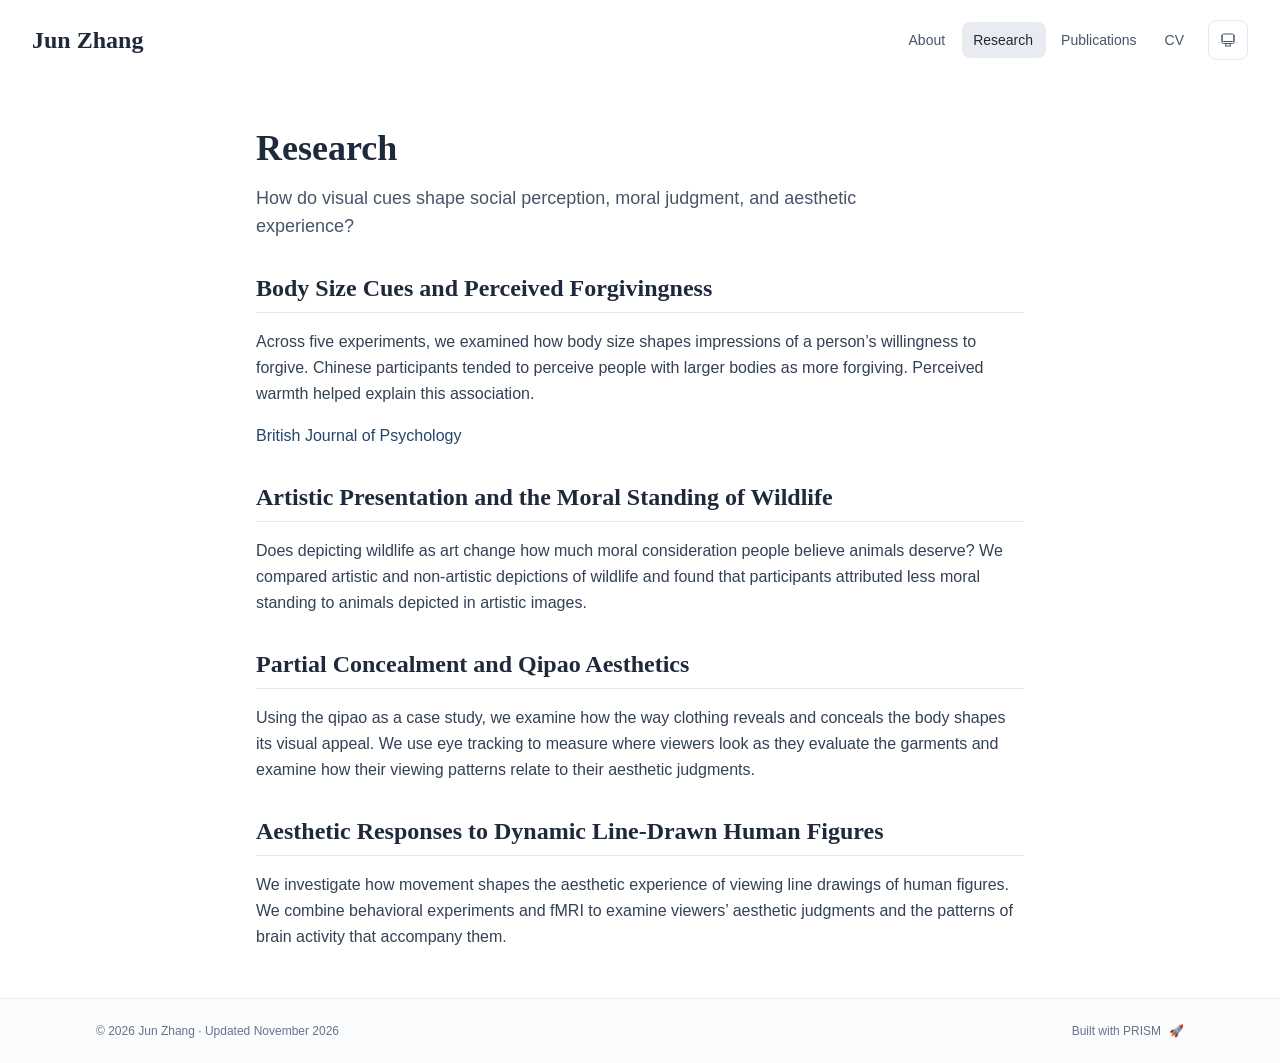
<file: research/index.html>
<!DOCTYPE html><html lang="en" class="scroll-smooth"><head><meta charSet="utf-8"/><meta name="viewport" content="width=device-width, initial-scale=1"/><link rel="stylesheet" href="/_next/static/css/7f908c7d14da1a8b.css" data-precedence="next"/><link rel="preload" as="script" fetchPriority="low" href="/_next/static/chunks/webpack-af78f5c2c11af041.js"/><script src="/_next/static/chunks/4bd1b696-70b6d399998de86a.js" async=""></script><script src="/_next/static/chunks/684-5aaa8290a129f299.js" async=""></script><script src="/_next/static/chunks/main-app-a77dc27b03417067.js" async=""></script><script src="/_next/static/chunks/461-a9a5d7b05a71d978.js" async=""></script><script src="/_next/static/chunks/874-6cc630662f3664af.js" async=""></script><script src="/_next/static/chunks/291-e39730cc9327e39b.js" async=""></script><script src="/_next/static/chunks/app/layout-d4713ee8f23190b5.js" async=""></script><script src="/_next/static/chunks/178-595a94b9af1e67b5.js" async=""></script><script src="/_next/static/chunks/748-84df502d24ed20fb.js" async=""></script><script src="/_next/static/chunks/app/%5Bslug%5D/page-8495f8f0caa291d4.js" async=""></script><link rel="icon" href="/favicon.svg" type="image/svg+xml"/><script>
              try {
                const theme = localStorage.getItem('theme-storage');
                const parsed = theme ? JSON.parse(theme) : null;
                const setting = parsed?.state?.theme || 'system';
                const prefersDark = typeof window !== 'undefined' && window.matchMedia && window.matchMedia('(prefers-color-scheme: dark)').matches;
                const effective = setting === 'dark' ? 'dark' : (setting === 'light' ? 'light' : (prefersDark ? 'dark' : 'light'));
                var root = document.documentElement;
                root.classList.add(effective);
                root.setAttribute('data-theme', effective);
              } catch (e) {
                var root = document.documentElement;
                root.classList.add('light');
                root.setAttribute('data-theme', 'light');
              }
            </script><script>
    try {
      const cfg = {"enabled":false,"locales":["en"],"defaultLocale":"en","mode":"fixed","fixedLocale":"en","persist":false,"switcher":false,"labels":{"en":"en"}};
      const storageKey = 'locale-storage';
      const normalize = (value) => typeof value === 'string' ? value.trim().replace('_', '-').toLowerCase() : '';
      const matchLocale = (candidate) => {
        const normalized = normalize(candidate);
        if (!normalized) return null;
        if (cfg.locales.includes(normalized)) return normalized;
        const language = normalized.split('-')[0];
        if (cfg.locales.includes(language)) return language;
        return null;
      };

      let resolved = null;

      if (!cfg.enabled) {
        resolved = cfg.defaultLocale;
      } else if (cfg.persist) {
        resolved = matchLocale(localStorage.getItem(storageKey));
      }

      if (!resolved) {
        if (cfg.mode === 'fixed') {
          resolved = cfg.fixedLocale;
        } else {
          resolved = matchLocale(navigator.language);
        }
      }

      if (!resolved) {
        resolved = cfg.defaultLocale;
      }

      const root = document.documentElement;
      root.lang = resolved;
      root.setAttribute('data-locale', resolved);

      if (cfg.persist) {
        localStorage.setItem(storageKey, resolved);
      }
    } catch (e) {
      const root = document.documentElement;
      root.lang = 'en';
      root.setAttribute('data-locale', 'en');
    }
  </script><title>Research | Jun Zhang</title><meta name="description" content="How do visual cues shape social perception, moral judgment, and aesthetic experience?"/><meta name="author" content="Jun Zhang"/><meta name="keywords" content="Jun Zhang,PhD,Research,South China Normal University"/><meta name="creator" content="Jun Zhang"/><meta name="publisher" content="Jun Zhang"/><meta property="og:title" content="Jun Zhang"/><meta property="og:description" content="Jun Zhang, PhD student in psychology at South China Normal University, studies social cognition and empirical aesthetics."/><meta property="og:site_name" content="Jun Zhang&#x27;s Academic Website"/><meta property="og:locale" content="en_US"/><meta property="og:type" content="website"/><meta name="twitter:card" content="summary"/><meta name="twitter:title" content="Jun Zhang"/><meta name="twitter:description" content="Jun Zhang, PhD student in psychology at South China Normal University, studies social cognition and empirical aesthetics."/><link rel="icon" href="/favicon.svg"/><script>document.querySelectorAll('body link[rel="icon"], body link[rel="apple-touch-icon"]').forEach(el => document.head.appendChild(el))</script><script src="/_next/static/chunks/polyfills-42372ed130431b0a.js" noModule=""></script></head><body class="font-sans antialiased"><div style="visibility:hidden"><nav class="fixed top-0 left-0 right-0 z-50" data-headlessui-state=""><div class="transition-all duration-300 ease-out bg-transparent" style="transform:translateY(-100px)"><div class="max-w-7xl mx-auto px-4 sm:px-6 lg:px-8"><div class="flex justify-between items-center h-16 lg:h-20"><div class="flex-shrink-0" tabindex="0"><a class="text-xl lg:text-2xl font-serif font-semibold text-primary hover:text-accent transition-colors duration-200" href="/">Jun Zhang</a></div><div class="hidden lg:block"><div class="ml-10 flex items-center space-x-3"><div class="relative flex items-baseline space-x-1"><a data-nav-href="/" class="relative px-3 py-2 text-sm font-medium rounded-lg transition-colors duration-150 text-neutral-600" href="/">About</a><a data-nav-href="/research/" class="relative px-3 py-2 text-sm font-medium rounded-lg transition-colors duration-150 text-primary" href="/research/">Research</a><a data-nav-href="/publications/" class="relative px-3 py-2 text-sm font-medium rounded-lg transition-colors duration-150 text-neutral-600" href="/publications/">Publications</a><a data-nav-href="/cv/" class="relative px-3 py-2 text-sm font-medium rounded-lg transition-colors duration-150 text-neutral-600" href="/cv/">CV</a></div><div class="flex items-center justify-center w-10 h-10 rounded-lg border border-neutral-200 dark:border-[rgba(148,163,184,0.24)] bg-background dark:bg-neutral-800"><div class="w-4 h-4 rounded-full bg-neutral-300 animate-pulse"></div></div></div></div><div class="lg:hidden flex items-center space-x-2"><div class="flex items-center justify-center w-10 h-10 rounded-lg border border-neutral-200 dark:border-[rgba(148,163,184,0.24)] bg-background dark:bg-neutral-800"><div class="w-4 h-4 rounded-full bg-neutral-300 animate-pulse"></div></div><button class="inline-flex items-center justify-center p-2 rounded-md text-neutral-600 hover:text-primary hover:bg-neutral-100 dark:hover:bg-neutral-800 focus:outline-none focus:ring-2 focus:ring-inset focus:ring-accent transition-colors duration-200" id="headlessui-disclosure-button-«R7pdb»" type="button" aria-expanded="false" data-headlessui-state=""><span class="sr-only">Open main menu</span><div><svg xmlns="http://www.w3.org/2000/svg" fill="none" viewBox="0 0 24 24" stroke-width="1.5" stroke="currentColor" aria-hidden="true" data-slot="icon" class="block h-6 w-6"><path stroke-linecap="round" stroke-linejoin="round" d="M3.75 6.75h16.5M3.75 12h16.5m-16.5 5.25h16.5"></path></svg></div></button></div></div></div></div></nav><main class="min-h-screen pt-16 lg:pt-20"><div class="max-w-4xl mx-auto px-4 sm:px-6 lg:px-8 py-12"><div class="max-w-3xl mx-auto" style="opacity:0;transform:translateY(20px)"><h1 class="text-4xl font-serif font-bold text-primary mb-4">Research</h1><p class="text-lg text-neutral-600 dark:text-neutral-500 mb-8 max-w-2xl">How do visual cues shape social perception, moral judgment, and aesthetic experience?</p><div class="text-neutral-700 dark:text-neutral-600 leading-relaxed"><h2 class="text-2xl font-serif font-bold text-primary mt-8 mb-4 border-b border-neutral-200 dark:border-neutral-800 pb-2">Body Size Cues and Perceived Forgivingness</h2>
<p class="mb-4 last:mb-0">Across five experiments, we examined how body size shapes impressions of a person’s willingness to forgive. Chinese participants tended to perceive people with larger bodies as more forgiving. Perceived warmth helped explain this association.</p>
<p class="mb-4 last:mb-0"><a href="https://doi.org/10.1111/bjop.70098" node="[object Object]" target="_blank" rel="noopener noreferrer" class="text-accent font-medium transition-all duration-200 rounded hover:bg-accent/10 hover:shadow-sm">British Journal of Psychology</a></p>
<h2 class="text-2xl font-serif font-bold text-primary mt-8 mb-4 border-b border-neutral-200 dark:border-neutral-800 pb-2">Artistic Presentation and the Moral Standing of Wildlife</h2>
<p class="mb-4 last:mb-0">Does depicting wildlife as art change how much moral consideration people believe animals deserve? We compared artistic and non-artistic depictions of wildlife and found that participants attributed less moral standing to animals depicted in artistic images.</p>
<h2 class="text-2xl font-serif font-bold text-primary mt-8 mb-4 border-b border-neutral-200 dark:border-neutral-800 pb-2">Partial Concealment and Qipao Aesthetics</h2>
<p class="mb-4 last:mb-0">Using the qipao as a case study, we examine how the way clothing reveals and conceals the body shapes its visual appeal. We use eye tracking to measure where viewers look as they evaluate the garments and examine how their viewing patterns relate to their aesthetic judgments.</p>
<h2 class="text-2xl font-serif font-bold text-primary mt-8 mb-4 border-b border-neutral-200 dark:border-neutral-800 pb-2">Aesthetic Responses to Dynamic Line-Drawn Human Figures</h2>
<p class="mb-4 last:mb-0">We investigate how movement shapes the aesthetic experience of viewing line drawings of human figures. We combine behavioral experiments and fMRI to examine viewers’ aesthetic judgments and the patterns of brain activity that accompany them.</p></div></div></div><!--$--><!--/$--><!--$--><!--/$--></main><footer class="border-t border-neutral-200/50 bg-neutral-50/50 dark:bg-neutral-900/50 dark:border-neutral-700/50"><div class="max-w-6xl mx-auto px-4 sm:px-6 lg:px-8 py-6"><div class="flex flex-col sm:flex-row justify-between items-center gap-2"><p class="text-xs text-neutral-500">© 2026 Jun Zhang · Updated <!-- -->November 2026</p><p class="text-xs text-neutral-500 flex items-center"><a href="https://github.com/xyjoey/PRISM" target="_blank" rel="noopener noreferrer">Built with PRISM</a><span class="ml-2">🚀</span></p></div></div></footer></div><script src="/_next/static/chunks/webpack-af78f5c2c11af041.js" async=""></script><script>(self.__next_f=self.__next_f||[]).push([0])</script><script>self.__next_f.push([1,"1:\"$Sreact.fragment\"\n3:I[3719,[\"461\",\"static/chunks/461-a9a5d7b05a71d978.js\",\"874\",\"static/chunks/874-6cc630662f3664af.js\",\"291\",\"static/chunks/291-e39730cc9327e39b.js\",\"177\",\"static/chunks/app/layout-d4713ee8f23190b5.js\"],\"ThemeProvider\"]\n4:I[310,[\"461\",\"static/chunks/461-a9a5d7b05a71d978.js\",\"874\",\"static/chunks/874-6cc630662f3664af.js\",\"291\",\"static/chunks/291-e39730cc9327e39b.js\",\"177\",\"static/chunks/app/layout-d4713ee8f23190b5.js\"],\"LocaleProvider\"]\n5:I[4574,[\"461\",\"static/chunks/461-a9a5d7b05a71d978.js\",\"874\",\"static/chunks/874-6cc630662f3664af.js\",\"291\",\"static/chunks/291-e39730cc9327e39b.js\",\"177\",\"static/chunks/app/layout-d4713ee8f23190b5.js\"],\"default\"]\n6:I[7555,[],\"\"]\n7:I[1295,[],\"\"]\n8:I[2548,[\"461\",\"static/chunks/461-a9a5d7b05a71d978.js\",\"874\",\"static/chunks/874-6cc630662f3664af.js\",\"291\",\"static/chunks/291-e39730cc9327e39b.js\",\"177\",\"static/chunks/app/layout-d4713ee8f23190b5.js\"],\"default\"]\na:I[9665,[],\"MetadataBoundary\"]\nc:I[9665,[],\"OutletBoundary\"]\nf:I[4911,[],\"AsyncMetadataOutlet\"]\n11:I[9665,[],\"ViewportBoundary\"]\n13:I[6614,[],\"\"]\n:HL[\"/_next/static/css/7f908c7d14da1a8b.css\",\"style\"]\n2:T5c3,\n    try {\n      const cfg = {\"enabled\":false,\"locales\":[\"en\"],\"defaultLocale\":\"en\",\"mode\":\"fixed\",\"fixedLocale\":\"en\",\"persist\":false,\"switcher\":false,\"labels\":{\"en\":\"en\"}};\n      const storageKey = 'locale-storage';\n      const normalize = (value) =\u003e typeof value === 'string' ? value.trim().replace('_', '-').toLowerCase() : '';\n      const matchLocale = (candidate) =\u003e {\n        const normalized = normalize(candidate);\n        if (!normalized) return null;\n        if (cfg.locales.includes(normalized)) return normalized;\n        const language = normalized.split('-')[0];\n        if (cfg.locales.includes(language)) return language;\n        return null;\n      };\n\n      let resolved = null;\n\n      if (!cfg.enabled) {\n        resolved = cfg.defaultLocale;\n      } else if (cfg.persist) {\n        resolved = matchLocale(localStorage.getItem(storageKey));\n      }\n\n      if (!resolved) {\n        if (cfg.mode === 'fixed'"])</script><script>self.__next_f.push([1,") {\n          resolved = cfg.fixedLocale;\n        } else {\n          resolved = matchLocale(navigator.language);\n        }\n      }\n\n      if (!resolved) {\n        resolved = cfg.defaultLocale;\n      }\n\n      const root = document.documentElement;\n      root.lang = resolved;\n      root.setAttribute('data-locale', resolved);\n\n      if (cfg.persist) {\n        localStorage.setItem(storageKey, resolved);\n      }\n    } catch (e) {\n      const root = document.documentElement;\n      root.lang = 'en';\n      root.setAttribute('data-locale', 'en');\n    }\n  "])</script><script>self.__next_f.push([1,"0:{\"P\":null,\"b\":\"Eyb1BgYabBAlABYPR9KQR\",\"p\":\"\",\"c\":[\"\",\"research\",\"\"],\"i\":false,\"f\":[[[\"\",{\"children\":[[\"slug\",\"research\",\"d\"],{\"children\":[\"__PAGE__\",{}]}]},\"$undefined\",\"$undefined\",true],[\"\",[\"$\",\"$1\",\"c\",{\"children\":[[[\"$\",\"link\",\"0\",{\"rel\":\"stylesheet\",\"href\":\"/_next/static/css/7f908c7d14da1a8b.css\",\"precedence\":\"next\",\"crossOrigin\":\"$undefined\",\"nonce\":\"$undefined\"}]],[\"$\",\"html\",null,{\"lang\":\"en\",\"className\":\"scroll-smooth\",\"suppressHydrationWarning\":true,\"children\":[[\"$\",\"head\",null,{\"children\":[[\"$\",\"link\",null,{\"rel\":\"icon\",\"href\":\"/favicon.svg\",\"type\":\"image/svg+xml\"}],[\"$\",\"script\",null,{\"dangerouslySetInnerHTML\":{\"__html\":\"\\n              try {\\n                const theme = localStorage.getItem('theme-storage');\\n                const parsed = theme ? JSON.parse(theme) : null;\\n                const setting = parsed?.state?.theme || 'system';\\n                const prefersDark = typeof window !== 'undefined' \u0026\u0026 window.matchMedia \u0026\u0026 window.matchMedia('(prefers-color-scheme: dark)').matches;\\n                const effective = setting === 'dark' ? 'dark' : (setting === 'light' ? 'light' : (prefersDark ? 'dark' : 'light'));\\n                var root = document.documentElement;\\n                root.classList.add(effective);\\n                root.setAttribute('data-theme', effective);\\n              } catch (e) {\\n                var root = document.documentElement;\\n                root.classList.add('light');\\n                root.setAttribute('data-theme', 'light');\\n              }\\n            \"}}],[\"$\",\"script\",null,{\"dangerouslySetInnerHTML\":{\"__html\":\"$2\"}}]]}],[\"$\",\"body\",null,{\"className\":\"font-sans antialiased\",\"children\":[\"$\",\"$L3\",null,{\"children\":[\"$\",\"$L4\",null,{\"config\":{\"enabled\":false,\"locales\":[\"en\"],\"defaultLocale\":\"en\",\"mode\":\"fixed\",\"fixedLocale\":\"en\",\"persist\":false,\"switcher\":false,\"labels\":{\"en\":\"en\"}},\"children\":[[\"$\",\"$L5\",null,{\"items\":[{\"title\":\"About\",\"type\":\"page\",\"target\":\"about\",\"href\":\"/\"},{\"title\":\"Research\",\"type\":\"page\",\"target\":\"research\",\"href\":\"/research/\"},{\"title\":\"Publications\",\"type\":\"page\",\"target\":\"publications\",\"href\":\"/publications/\"},{\"title\":\"CV\",\"type\":\"page\",\"target\":\"cv\",\"href\":\"/cv/\"}],\"siteTitle\":\"Jun Zhang\",\"enableOnePageMode\":false,\"i18n\":\"$0:f:0:1:1:props:children:1:props:children:1:props:children:props:children:props:config\",\"itemsByLocale\":{\"en\":[{\"title\":\"About\",\"type\":\"page\",\"target\":\"about\",\"href\":\"/\"},{\"title\":\"Research\",\"type\":\"page\",\"target\":\"research\",\"href\":\"/research/\"},{\"title\":\"Publications\",\"type\":\"page\",\"target\":\"publications\",\"href\":\"/publications/\"},{\"title\":\"CV\",\"type\":\"page\",\"target\":\"cv\",\"href\":\"/cv/\"}]},\"siteTitleByLocale\":{\"en\":\"Jun Zhang\"}}],[\"$\",\"main\",null,{\"className\":\"min-h-screen pt-16 lg:pt-20\",\"children\":[\"$\",\"$L6\",null,{\"parallelRouterKey\":\"children\",\"error\":\"$undefined\",\"errorStyles\":\"$undefined\",\"errorScripts\":\"$undefined\",\"template\":[\"$\",\"$L7\",null,{}],\"templateStyles\":\"$undefined\",\"templateScripts\":\"$undefined\",\"notFound\":[[[\"$\",\"title\",null,{\"children\":\"404: This page could not be found.\"}],[\"$\",\"div\",null,{\"style\":{\"fontFamily\":\"system-ui,\\\"Segoe UI\\\",Roboto,Helvetica,Arial,sans-serif,\\\"Apple Color Emoji\\\",\\\"Segoe UI Emoji\\\"\",\"height\":\"100vh\",\"textAlign\":\"center\",\"display\":\"flex\",\"flexDirection\":\"column\",\"alignItems\":\"center\",\"justifyContent\":\"center\"},\"children\":[\"$\",\"div\",null,{\"children\":[[\"$\",\"style\",null,{\"dangerouslySetInnerHTML\":{\"__html\":\"body{color:#000;background:#fff;margin:0}.next-error-h1{border-right:1px solid rgba(0,0,0,.3)}@media (prefers-color-scheme:dark){body{color:#fff;background:#000}.next-error-h1{border-right:1px solid rgba(255,255,255,.3)}}\"}}],[\"$\",\"h1\",null,{\"className\":\"next-error-h1\",\"style\":{\"display\":\"inline-block\",\"margin\":\"0 20px 0 0\",\"padding\":\"0 23px 0 0\",\"fontSize\":24,\"fontWeight\":500,\"verticalAlign\":\"top\",\"lineHeight\":\"49px\"},\"children\":404}],[\"$\",\"div\",null,{\"style\":{\"display\":\"inline-block\"},\"children\":[\"$\",\"h2\",null,{\"style\":{\"fontSize\":14,\"fontWeight\":400,\"lineHeight\":\"49px\",\"margin\":0},\"children\":\"This page could not be found.\"}]}]]}]}]],[]],\"forbidden\":\"$undefined\",\"unauthorized\":\"$undefined\"}]}],[\"$\",\"$L8\",null,{\"lastUpdated\":\"November 2026\",\"lastUpdatedByLocale\":{\"en\":\"November 2026\"},\"defaultLocale\":\"en\"}]]}]}]}]]}]]}],{\"children\":[[\"slug\",\"research\",\"d\"],[\"$\",\"$1\",\"c\",{\"children\":[null,[\"$\",\"$L6\",null,{\"parallelRouterKey\":\"children\",\"error\":\"$undefined\",\"errorStyles\":\"$undefined\",\"errorScripts\":\"$undefined\",\"template\":[\"$\",\"$L7\",null,{}],\"templateStyles\":\"$undefined\",\"templateScripts\":\"$undefined\",\"notFound\":\"$undefined\",\"forbidden\":\"$undefined\",\"unauthorized\":\"$undefined\"}]]}],{\"children\":[\"__PAGE__\",[\"$\",\"$1\",\"c\",{\"children\":[\"$L9\",[\"$\",\"$La\",null,{\"children\":\"$Lb\"}],null,[\"$\",\"$Lc\",null,{\"children\":[\"$Ld\",\"$Le\",[\"$\",\"$Lf\",null,{\"promise\":\"$@10\"}]]}]]}],{},null,false]},null,false]},null,false],[\"$\",\"$1\",\"h\",{\"children\":[null,[\"$\",\"$1\",\"j5WRcsULXzxpg7lHPT0i4\",{\"children\":[[\"$\",\"$L11\",null,{\"children\":\"$L12\"}],null]}],null]}],false]],\"m\":\"$undefined\",\"G\":[\"$13\",\"$undefined\"],\"s\":false,\"S\":true}\n"])</script><script>self.__next_f.push([1,"14:\"$Sreact.suspense\"\n15:I[4911,[],\"AsyncMetadata\"]\n17:I[2382,[\"461\",\"static/chunks/461-a9a5d7b05a71d978.js\",\"178\",\"static/chunks/178-595a94b9af1e67b5.js\",\"748\",\"static/chunks/748-84df502d24ed20fb.js\",\"182\",\"static/chunks/app/%5Bslug%5D/page-8495f8f0caa291d4.js\"],\"default\"]\nb:[\"$\",\"$14\",null,{\"fallback\":null,\"children\":[\"$\",\"$L15\",null,{\"promise\":\"$@16\"}]}]\n18:T52f,## Body Size Cues and Perceived Forgivingness\r\n\r\nAcross five experiments, we examined how body size shapes impressions of a person’s willingness to forgive. Chinese participants tended to perceive people with larger bodies as more forgiving. Perceived warmth helped explain this association.\r\n\r\n[British Journal of Psychology](https://doi.org/10.1111/bjop.70098)\r\n\r\n## Artistic Presentation and the Moral Standing of Wildlife\r\n\r\nDoes depicting wildlife as art change how much moral consideration people believe animals deserve? We compared artistic and non-artistic depictions of wildlife and found that participants attributed less moral standing to animals depicted in artistic images.\r\n\r\n## Partial Concealment and Qipao Aesthetics\r\n\r\nUsing the qipao as a case study, we examine how the way clothing reveals and conceals the body shapes its visual appeal. We use eye tracking to measure where viewers look as they evaluate the garments and examine how their viewing patterns relate to their aesthetic judgments.\r\n\r\n## Aesthetic Responses to Dynamic Line-Drawn Human Figures\r\n\r\nWe investigate how movement shapes the aesthetic experience of viewing line drawings of human figures. We combine behavioral experiments and fMRI to examine viewers’ aesthetic judgments and the patterns of brain activity that accompany them.\r\n9:[\"$\",\"$L17\",null,{\"dataByLocale\":{\"en\":{\"type\":\"text\",\"config\":{\"type\":\"text\",\"title\":\"Research\",\"description\":\"How do visual cues shape social perception, moral judgment, and aesthetic experience?\",\"source\":\"research.md\"},\"content\":\"$18\"}},\"defaultLocale\":\"en\"}]\n"])</script><script>self.__next_f.push([1,"e:null\n"])</script><script>self.__next_f.push([1,"12:[[\"$\",\"meta\",\"0\",{\"charSet\":\"utf-8\"}],[\"$\",\"meta\",\"1\",{\"name\":\"viewport\",\"content\":\"width=device-width, initial-scale=1\"}]]\nd:null\n"])</script><script>self.__next_f.push([1,"16:{\"metadata\":[[\"$\",\"title\",\"0\",{\"children\":\"Research | Jun Zhang\"}],[\"$\",\"meta\",\"1\",{\"name\":\"description\",\"content\":\"How do visual cues shape social perception, moral judgment, and aesthetic experience?\"}],[\"$\",\"meta\",\"2\",{\"name\":\"author\",\"content\":\"Jun Zhang\"}],[\"$\",\"meta\",\"3\",{\"name\":\"keywords\",\"content\":\"Jun Zhang,PhD,Research,South China Normal University\"}],[\"$\",\"meta\",\"4\",{\"name\":\"creator\",\"content\":\"Jun Zhang\"}],[\"$\",\"meta\",\"5\",{\"name\":\"publisher\",\"content\":\"Jun Zhang\"}],[\"$\",\"meta\",\"6\",{\"property\":\"og:title\",\"content\":\"Jun Zhang\"}],[\"$\",\"meta\",\"7\",{\"property\":\"og:description\",\"content\":\"Jun Zhang, PhD student in psychology at South China Normal University, studies social cognition and empirical aesthetics.\"}],[\"$\",\"meta\",\"8\",{\"property\":\"og:site_name\",\"content\":\"Jun Zhang's Academic Website\"}],[\"$\",\"meta\",\"9\",{\"property\":\"og:locale\",\"content\":\"en_US\"}],[\"$\",\"meta\",\"10\",{\"property\":\"og:type\",\"content\":\"website\"}],[\"$\",\"meta\",\"11\",{\"name\":\"twitter:card\",\"content\":\"summary\"}],[\"$\",\"meta\",\"12\",{\"name\":\"twitter:title\",\"content\":\"Jun Zhang\"}],[\"$\",\"meta\",\"13\",{\"name\":\"twitter:description\",\"content\":\"Jun Zhang, PhD student in psychology at South China Normal University, studies social cognition and empirical aesthetics.\"}],[\"$\",\"link\",\"14\",{\"rel\":\"icon\",\"href\":\"/favicon.svg\"}]],\"error\":null,\"digest\":\"$undefined\"}\n10:{\"metadata\":\"$16:metadata\",\"error\":null,\"digest\":\"$undefined\"}\n"])</script></body></html>
</file>
<file: _next/static/css/7f908c7d14da1a8b.css>
/*! tailwindcss v4.1.10 | MIT License | https://tailwindcss.com */@layer properties{@supports (((-webkit-hyphens:none)) and (not (margin-trim:inline))) or ((-moz-orient:inline) and (not (color:rgb(from red r g b)))){*,::backdrop,:after,:before{--tw-translate-x:0;--tw-translate-y:0;--tw-translate-z:0;--tw-rotate-x:initial;--tw-rotate-y:initial;--tw-rotate-z:initial;--tw-skew-x:initial;--tw-skew-y:initial;--tw-space-y-reverse:0;--tw-space-x-reverse:0;--tw-border-style:solid;--tw-leading:initial;--tw-font-weight:initial;--tw-tracking:initial;--tw-shadow:0 0 #0000;--tw-shadow-color:initial;--tw-shadow-alpha:100%;--tw-inset-shadow:0 0 #0000;--tw-inset-shadow-color:initial;--tw-inset-shadow-alpha:100%;--tw-ring-color:initial;--tw-ring-shadow:0 0 #0000;--tw-inset-ring-color:initial;--tw-inset-ring-shadow:0 0 #0000;--tw-ring-inset:initial;--tw-ring-offset-width:0px;--tw-ring-offset-color:#fff;--tw-ring-offset-shadow:0 0 #0000;--tw-blur:initial;--tw-brightness:initial;--tw-contrast:initial;--tw-grayscale:initial;--tw-hue-rotate:initial;--tw-invert:initial;--tw-opacity:initial;--tw-saturate:initial;--tw-sepia:initial;--tw-drop-shadow:initial;--tw-drop-shadow-color:initial;--tw-drop-shadow-alpha:100%;--tw-drop-shadow-size:initial;--tw-backdrop-blur:initial;--tw-backdrop-brightness:initial;--tw-backdrop-contrast:initial;--tw-backdrop-grayscale:initial;--tw-backdrop-hue-rotate:initial;--tw-backdrop-invert:initial;--tw-backdrop-opacity:initial;--tw-backdrop-saturate:initial;--tw-backdrop-sepia:initial;--tw-duration:initial;--tw-ease:initial}}}@layer theme{:host,:root{--font-sans:"Inter",-apple-system,BlinkMacSystemFont,"Segoe UI",Roboto,sans-serif;--color-red-50:oklch(97.1% .013 17.38);--color-red-400:oklch(70.4% .191 22.216);--color-red-600:oklch(57.7% .245 27.325);--color-red-900:oklch(39.6% .141 25.723);--color-white:#fff;--spacing:.25rem;--container-2xl:42rem;--container-3xl:48rem;--container-4xl:56rem;--container-6xl:72rem;--container-7xl:80rem;--text-xs:.75rem;--text-xs--line-height:calc(1/.75);--text-sm:.875rem;--text-sm--line-height:calc(1.25/.875);--text-base:1rem;--text-base--line-height:calc(1.5/1);--text-lg:1.125rem;--text-lg--line-height:calc(1.75/1.125);--text-xl:1.25rem;--text-xl--line-height:calc(1.75/1.25);--text-2xl:1.5rem;--text-2xl--line-height:calc(2/1.5);--text-3xl:1.875rem;--text-3xl--line-height:calc(2.25/1.875);--text-4xl:2.25rem;--text-4xl--line-height:calc(2.5/2.25);--font-weight-medium:500;--font-weight-semibold:600;--font-weight-bold:700;--leading-tight:1.25;--leading-relaxed:1.625;--radius-md:.375rem;--radius-lg:.5rem;--radius-xl:.75rem;--radius-2xl:1rem;--ease-out:cubic-bezier(0,0,.2,1);--animate-pulse:pulse 2s cubic-bezier(.4,0,.6,1)infinite;--blur-xl:24px;--aspect-video:16/9;--default-transition-duration:.15s;--default-transition-timing-function:cubic-bezier(.4,0,.2,1);--default-font-family:"Inter",-apple-system,BlinkMacSystemFont,"Segoe UI",Roboto,sans-serif;--default-mono-font-family:"SF Mono",Monaco,"Cascadia Code","Roboto Mono",Consolas,"Courier New",monospace;--line-height-normal:1.5;--shadow-glass:0 8px 32px 0 #1f26875e}}@layer base{*,::backdrop,:after,:before{box-sizing:border-box;border:0 solid;margin:0;padding:0}::file-selector-button{box-sizing:border-box;border:0 solid;margin:0;padding:0}:host,html{-webkit-text-size-adjust:100%;tab-size:4;line-height:1.5;font-family:var(--default-font-family,ui-sans-serif,system-ui,sans-serif,"Apple Color Emoji","Segoe UI Emoji","Segoe UI Symbol","Noto Color Emoji");font-feature-settings:var(--default-font-feature-settings,normal);font-variation-settings:var(--default-font-variation-settings,normal);-webkit-tap-highlight-color:transparent}hr{height:0;color:inherit;border-top-width:1px}abbr:where([title]){-webkit-text-decoration:underline dotted;text-decoration:underline dotted}h1,h2,h3,h4,h5,h6{font-size:inherit;font-weight:inherit}a{color:inherit;-webkit-text-decoration:inherit;text-decoration:inherit}b,strong{font-weight:bolder}code,kbd,pre,samp{font-family:var(--default-mono-font-family,ui-monospace,SFMono-Regular,Menlo,Monaco,Consolas,"Liberation Mono","Courier New",monospace);font-feature-settings:var(--default-mono-font-feature-settings,normal);font-variation-settings:var(--default-mono-font-variation-settings,normal);font-size:1em}small{font-size:80%}sub,sup{vertical-align:baseline;font-size:75%;line-height:0;position:relative}sub{bottom:-.25em}sup{top:-.5em}table{text-indent:0;border-color:inherit;border-collapse:collapse}:-moz-focusring{outline:auto}progress{vertical-align:baseline}summary{display:list-item}menu,ol,ul{list-style:none}audio,canvas,embed,iframe,img,object,svg,video{vertical-align:middle;display:block}img,video{max-width:100%;height:auto}button,input,optgroup,select,textarea{font:inherit;font-feature-settings:inherit;font-variation-settings:inherit;letter-spacing:inherit;color:inherit;opacity:1;background-color:#0000;border-radius:0}::file-selector-button{font:inherit;font-feature-settings:inherit;font-variation-settings:inherit;letter-spacing:inherit;color:inherit;opacity:1;background-color:#0000;border-radius:0}:where(select:is([multiple],[size])) optgroup{font-weight:bolder}:where(select:is([multiple],[size])) optgroup option{padding-inline-start:20px}::file-selector-button{margin-inline-end:4px}::placeholder{opacity:1}@supports (not ((-webkit-appearance:-apple-pay-button))) or (contain-intrinsic-size:1px){::placeholder{color:currentColor}@supports (color:color-mix(in lab,red,red)){::placeholder{color:color-mix(in oklab,currentcolor 50%,transparent)}}}textarea{resize:vertical}::-webkit-search-decoration{-webkit-appearance:none}::-webkit-date-and-time-value{min-height:1lh;text-align:inherit}::-webkit-datetime-edit{display:inline-flex}::-webkit-datetime-edit-fields-wrapper{padding:0}::-webkit-datetime-edit,::-webkit-datetime-edit-year-field{padding-block:0}::-webkit-datetime-edit-day-field,::-webkit-datetime-edit-month-field{padding-block:0}::-webkit-datetime-edit-hour-field,::-webkit-datetime-edit-minute-field{padding-block:0}::-webkit-datetime-edit-millisecond-field,::-webkit-datetime-edit-second-field{padding-block:0}::-webkit-datetime-edit-meridiem-field{padding-block:0}:-moz-ui-invalid{box-shadow:none}button,input:where([type=button],[type=reset],[type=submit]){appearance:button}::file-selector-button{appearance:button}::-webkit-inner-spin-button,::-webkit-outer-spin-button{height:auto}[hidden]:where(:not([hidden=until-found])){display:none!important}}@layer components;@layer utilities{.pointer-events-none{pointer-events:none}.sr-only{clip:rect(0,0,0,0);white-space:nowrap;border-width:0;width:1px;height:1px;margin:-1px;padding:0;overflow:hidden}.absolute,.sr-only{position:absolute}.fixed{position:fixed}.relative{position:relative}.static{position:static}.sticky{position:sticky}.inset-0{inset:calc(var(--spacing)*0)}.top-0{top:calc(var(--spacing)*0)}.top-1\/2{top:50%}.top-2{top:calc(var(--spacing)*2)}.top-8{top:calc(var(--spacing)*8)}.top-full{top:100%}.right-0{right:calc(var(--spacing)*0)}.right-2{right:calc(var(--spacing)*2)}.left-0{left:calc(var(--spacing)*0)}.left-1\/2{left:50%}.left-3{left:calc(var(--spacing)*3)}.z-10{z-index:10}.z-20{z-index:20}.z-40{z-index:40}.z-50{z-index:50}.container{width:100%}@media (min-width:40rem){.container{max-width:40rem}}@media (min-width:48rem){.container{max-width:48rem}}@media (min-width:64rem){.container{max-width:64rem}}@media (min-width:80rem){.container{max-width:80rem}}@media (min-width:96rem){.container{max-width:96rem}}.mx-auto{margin-inline:auto}.my-4{margin-block:calc(var(--spacing)*4)}.mt-1{margin-top:calc(var(--spacing)*1)}.mt-2{margin-top:calc(var(--spacing)*2)}.mt-4{margin-top:calc(var(--spacing)*4)}.mt-6{margin-top:calc(var(--spacing)*6)}.mt-8{margin-top:calc(var(--spacing)*8)}.mt-auto{margin-top:auto}.mr-1{margin-right:calc(var(--spacing)*1)}.mr-1\.5{margin-right:calc(var(--spacing)*1.5)}.mr-2{margin-right:calc(var(--spacing)*2)}.mb-1{margin-bottom:calc(var(--spacing)*1)}.mb-2{margin-bottom:calc(var(--spacing)*2)}.mb-3{margin-bottom:calc(var(--spacing)*3)}.mb-4{margin-bottom:calc(var(--spacing)*4)}.mb-5{margin-bottom:calc(var(--spacing)*5)}.mb-6{margin-bottom:calc(var(--spacing)*6)}.mb-8{margin-bottom:calc(var(--spacing)*8)}.ml-0{margin-left:calc(var(--spacing)*0)}.ml-2{margin-left:calc(var(--spacing)*2)}.ml-4{margin-left:calc(var(--spacing)*4)}.ml-10{margin-left:calc(var(--spacing)*10)}.line-clamp-2{-webkit-line-clamp:2}.line-clamp-2,.line-clamp-3{-webkit-box-orient:vertical;display:-webkit-box;overflow:hidden}.line-clamp-3{-webkit-line-clamp:3}.block{display:block}.contents{display:contents}.flex{display:flex}.grid{display:grid}.hidden{display:none}.inline{display:inline}.inline-flex{display:inline-flex}.aspect-video{aspect-ratio:var(--aspect-video)}.h-0{height:calc(var(--spacing)*0)}.h-2\.5{height:calc(var(--spacing)*2.5)}.h-3{height:calc(var(--spacing)*3)}.h-3\.5{height:calc(var(--spacing)*3.5)}.h-4{height:calc(var(--spacing)*4)}.h-5{height:calc(var(--spacing)*5)}.h-6{height:calc(var(--spacing)*6)}.h-10{height:calc(var(--spacing)*10)}.h-16{height:calc(var(--spacing)*16)}.h-20{height:calc(var(--spacing)*20)}.h-48{height:calc(var(--spacing)*48)}.h-full{height:100%}.min-h-screen{min-height:100vh}.w-0{width:calc(var(--spacing)*0)}.w-2\.5{width:calc(var(--spacing)*2.5)}.w-3{width:calc(var(--spacing)*3)}.w-3\.5{width:calc(var(--spacing)*3.5)}.w-4{width:calc(var(--spacing)*4)}.w-5{width:calc(var(--spacing)*5)}.w-6{width:calc(var(--spacing)*6)}.w-10{width:calc(var(--spacing)*10)}.w-14{width:calc(var(--spacing)*14)}.w-16{width:calc(var(--spacing)*16)}.w-20{width:calc(var(--spacing)*20)}.w-32{width:calc(var(--spacing)*32)}.w-36{width:calc(var(--spacing)*36)}.w-48{width:calc(var(--spacing)*48)}.w-full{width:100%}.max-w-2xl{max-width:var(--container-2xl)}.max-w-3xl{max-width:var(--container-3xl)}.max-w-4xl{max-width:var(--container-4xl)}.max-w-6xl{max-width:var(--container-6xl)}.max-w-7xl{max-width:var(--container-7xl)}.max-w-\[calc\(100vw-2rem\)\]{max-width:calc(100vw - 2rem)}.flex-shrink-0{flex-shrink:0}.flex-grow{flex-grow:1}.-translate-x-1\/2{--tw-translate-x:calc(calc(1/2*100%)*-1)}.-translate-x-1\/2,.-translate-y-1\/2{translate:var(--tw-translate-x)var(--tw-translate-y)}.-translate-y-1\/2{--tw-translate-y:calc(calc(1/2*100%)*-1)}.-translate-y-full{--tw-translate-y:-100%;translate:var(--tw-translate-x)var(--tw-translate-y)}.transform{transform:var(--tw-rotate-x,)var(--tw-rotate-y,)var(--tw-rotate-z,)var(--tw-skew-x,)var(--tw-skew-y,)}.animate-pulse{animation:var(--animate-pulse)}.cursor-pointer{cursor:pointer}.resize{resize:both}.scroll-mt-24{scroll-margin-top:calc(var(--spacing)*24)}.list-inside{list-style-position:inside}.list-decimal{list-style-type:decimal}.list-disc{list-style-type:disc}.grid-cols-1{grid-template-columns:repeat(1,minmax(0,1fr))}.flex-col{flex-direction:column}.flex-wrap{flex-wrap:wrap}.items-baseline{align-items:baseline}.items-center{align-items:center}.items-start{align-items:flex-start}.justify-between{justify-content:space-between}.justify-center{justify-content:center}.gap-1{gap:calc(var(--spacing)*1)}.gap-2{gap:calc(var(--spacing)*2)}.gap-3{gap:calc(var(--spacing)*3)}.gap-4{gap:calc(var(--spacing)*4)}.gap-6{gap:calc(var(--spacing)*6)}.gap-12{gap:calc(var(--spacing)*12)}:where(.space-y-1>:not(:last-child)){--tw-space-y-reverse:0;margin-block-start:calc(calc(var(--spacing)*1)*var(--tw-space-y-reverse));margin-block-end:calc(calc(var(--spacing)*1)*calc(1 - var(--tw-space-y-reverse)))}:where(.space-y-2>:not(:last-child)){--tw-space-y-reverse:0;margin-block-start:calc(calc(var(--spacing)*2)*var(--tw-space-y-reverse));margin-block-end:calc(calc(var(--spacing)*2)*calc(1 - var(--tw-space-y-reverse)))}:where(.space-y-3>:not(:last-child)){--tw-space-y-reverse:0;margin-block-start:calc(calc(var(--spacing)*3)*var(--tw-space-y-reverse));margin-block-end:calc(calc(var(--spacing)*3)*calc(1 - var(--tw-space-y-reverse)))}:where(.space-y-4>:not(:last-child)){--tw-space-y-reverse:0;margin-block-start:calc(calc(var(--spacing)*4)*var(--tw-space-y-reverse));margin-block-end:calc(calc(var(--spacing)*4)*calc(1 - var(--tw-space-y-reverse)))}:where(.space-y-6>:not(:last-child)){--tw-space-y-reverse:0;margin-block-start:calc(calc(var(--spacing)*6)*var(--tw-space-y-reverse));margin-block-end:calc(calc(var(--spacing)*6)*calc(1 - var(--tw-space-y-reverse)))}:where(.space-y-8>:not(:last-child)){--tw-space-y-reverse:0;margin-block-start:calc(calc(var(--spacing)*8)*var(--tw-space-y-reverse));margin-block-end:calc(calc(var(--spacing)*8)*calc(1 - var(--tw-space-y-reverse)))}:where(.space-x-0\.5>:not(:last-child)){--tw-space-x-reverse:0;margin-inline-start:calc(calc(var(--spacing)*.5)*var(--tw-space-x-reverse));margin-inline-end:calc(calc(var(--spacing)*.5)*calc(1 - var(--tw-space-x-reverse)))}:where(.space-x-1>:not(:last-child)){--tw-space-x-reverse:0;margin-inline-start:calc(calc(var(--spacing)*1)*var(--tw-space-x-reverse));margin-inline-end:calc(calc(var(--spacing)*1)*calc(1 - var(--tw-space-x-reverse)))}:where(.space-x-2>:not(:last-child)){--tw-space-x-reverse:0;margin-inline-start:calc(calc(var(--spacing)*2)*var(--tw-space-x-reverse));margin-inline-end:calc(calc(var(--spacing)*2)*calc(1 - var(--tw-space-x-reverse)))}:where(.space-x-3>:not(:last-child)){--tw-space-x-reverse:0;margin-inline-start:calc(calc(var(--spacing)*3)*var(--tw-space-x-reverse));margin-inline-end:calc(calc(var(--spacing)*3)*calc(1 - var(--tw-space-x-reverse)))}.overflow-hidden{overflow:hidden}.overflow-x-auto{overflow-x:auto}.scroll-smooth{scroll-behavior:smooth}.rounded{border-radius:.25rem}.rounded-2xl{border-radius:var(--radius-2xl)}.rounded-full{border-radius:3.40282e+38px}.rounded-lg{border-radius:var(--radius-lg)}.rounded-md{border-radius:var(--radius-md)}.rounded-xl{border-radius:var(--radius-xl)}.border{border-style:var(--tw-border-style);border-width:1px}.border-t{border-top-style:var(--tw-border-style);border-top-width:1px}.border-t-4{border-top-style:var(--tw-border-style);border-top-width:4px}.border-r-4{border-right-style:var(--tw-border-style);border-right-width:4px}.border-b{border-bottom-style:var(--tw-border-style);border-bottom-width:1px}.border-l-4{border-left-style:var(--tw-border-style);border-left-width:4px}.border-accent,.border-accent\/20{border-color:var(--accent)}@supports (color:color-mix(in lab,red,red)){.border-accent\/20{border-color:color-mix(in oklab,var(--accent)20%,transparent)}}.border-accent\/50{border-color:var(--accent)}@supports (color:color-mix(in lab,red,red)){.border-accent\/50{border-color:color-mix(in oklab,var(--accent)50%,transparent)}}.border-neutral-100{border-color:var(--neutral-100)}.border-neutral-200,.border-neutral-200\/50{border-color:var(--neutral-200)}@supports (color:color-mix(in lab,red,red)){.border-neutral-200\/50{border-color:color-mix(in oklab,var(--neutral-200)50%,transparent)}}.border-transparent{border-color:#0000}.border-t-accent{border-top-color:var(--accent)}.border-t-neutral-800{border-top-color:var(--neutral-800)}.bg-accent,.bg-accent\/8{background-color:var(--accent)}@supports (color:color-mix(in lab,red,red)){.bg-accent\/8{background-color:color-mix(in oklab,var(--accent)8%,transparent)}}.bg-accent\/10{background-color:var(--accent)}@supports (color:color-mix(in lab,red,red)){.bg-accent\/10{background-color:color-mix(in oklab,var(--accent)10%,transparent)}}.bg-accent\/\[0\.07\]{background-color:var(--accent)}@supports (color:color-mix(in lab,red,red)){.bg-accent\/\[0\.07\]{background-color:color-mix(in oklab,var(--accent)7%,transparent)}}.bg-background,.bg-background\/80{background-color:var(--background)}@supports (color:color-mix(in lab,red,red)){.bg-background\/80{background-color:color-mix(in oklab,var(--background)80%,transparent)}}.bg-background\/95{background-color:var(--background)}@supports (color:color-mix(in lab,red,red)){.bg-background\/95{background-color:color-mix(in oklab,var(--background)95%,transparent)}}.bg-neutral-50,.bg-neutral-50\/50{background-color:var(--neutral-50)}@supports (color:color-mix(in lab,red,red)){.bg-neutral-50\/50{background-color:color-mix(in oklab,var(--neutral-50)50%,transparent)}}.bg-neutral-100{background-color:var(--neutral-100)}.bg-neutral-300{background-color:var(--neutral-300)}.bg-neutral-800{background-color:var(--neutral-800)}.bg-red-50{background-color:var(--color-red-50)}.bg-transparent{background-color:#0000}.bg-white{background-color:var(--color-white)}.object-cover{object-fit:cover}.p-1\.5{padding:calc(var(--spacing)*1.5)}.p-2{padding:calc(var(--spacing)*2)}.p-4{padding:calc(var(--spacing)*4)}.p-6{padding:calc(var(--spacing)*6)}.px-1\.5{padding-inline:calc(var(--spacing)*1.5)}.px-2{padding-inline:calc(var(--spacing)*2)}.px-3{padding-inline:calc(var(--spacing)*3)}.px-4{padding-inline:calc(var(--spacing)*4)}.py-0\.5{padding-block:calc(var(--spacing)*.5)}.py-1{padding-block:calc(var(--spacing)*1)}.py-2{padding-block:calc(var(--spacing)*2)}.py-3{padding-block:calc(var(--spacing)*3)}.py-6{padding-block:calc(var(--spacing)*6)}.py-8{padding-block:calc(var(--spacing)*8)}.py-12{padding-block:calc(var(--spacing)*12)}.pt-2{padding-top:calc(var(--spacing)*2)}.pt-16{padding-top:calc(var(--spacing)*16)}.pr-4{padding-right:calc(var(--spacing)*4)}.pb-2{padding-bottom:calc(var(--spacing)*2)}.pb-3{padding-bottom:calc(var(--spacing)*3)}.pl-4{padding-left:calc(var(--spacing)*4)}.pl-10{padding-left:calc(var(--spacing)*10)}.text-center{text-align:center}.font-mono{font-family:SF Mono,Monaco,Cascadia Code,Roboto Mono,Consolas,Courier New,monospace}.font-sans{font-family:Inter,-apple-system,BlinkMacSystemFont,Segoe UI,Roboto,sans-serif}.font-serif{font-family:Georgia,serif}.text-2xl{font-size:var(--text-2xl);line-height:var(--tw-leading,var(--text-2xl--line-height))}.text-3xl{font-size:var(--text-3xl);line-height:var(--tw-leading,var(--text-3xl--line-height))}.text-4xl{font-size:var(--text-4xl);line-height:var(--tw-leading,var(--text-4xl--line-height))}.text-base{font-size:var(--text-base);line-height:var(--tw-leading,var(--text-base--line-height))}.text-lg{font-size:var(--text-lg);line-height:var(--tw-leading,var(--text-lg--line-height))}.text-sm{font-size:var(--text-sm);line-height:var(--tw-leading,var(--text-sm--line-height))}.text-xl{font-size:var(--text-xl);line-height:var(--tw-leading,var(--text-xl--line-height))}.text-xs{font-size:var(--text-xs);line-height:var(--tw-leading,var(--text-xs--line-height))}.text-\[0\.88em\]{font-size:.88em}.text-\[0\.95em\]{font-size:.95em}.leading-relaxed{--tw-leading:var(--leading-relaxed);line-height:var(--leading-relaxed)}.leading-tight{--tw-leading:var(--leading-tight);line-height:var(--leading-tight)}.font-bold{--tw-font-weight:var(--font-weight-bold);font-weight:var(--font-weight-bold)}.font-medium{--tw-font-weight:var(--font-weight-medium);font-weight:var(--font-weight-medium)}.font-semibold{--tw-font-weight:var(--font-weight-semibold);font-weight:var(--font-weight-semibold)}.tracking-\[0\.08em\]{--tw-tracking:.08em;letter-spacing:.08em}.break-words{overflow-wrap:break-word}.whitespace-nowrap{white-space:nowrap}.whitespace-pre-wrap{white-space:pre-wrap}.text-accent{color:var(--accent)}.text-neutral-400{color:var(--neutral-400)}.text-neutral-500{color:var(--neutral-500)}.text-neutral-600{color:var(--neutral-600)}.text-neutral-700{color:var(--neutral-700)}.text-neutral-800{color:var(--neutral-800)}.text-primary{color:var(--primary)}.text-red-600{color:var(--color-red-600)}.text-white{color:var(--color-white)}.capitalize{text-transform:capitalize}.uppercase{text-transform:uppercase}.italic{font-style:italic}.underline{text-decoration-line:underline}.decoration-accent{-webkit-text-decoration-color:var(--accent);text-decoration-color:var(--accent)}.decoration-neutral-400{-webkit-text-decoration-color:var(--neutral-400);text-decoration-color:var(--neutral-400)}.underline-offset-4{text-underline-offset:4px}.antialiased{-webkit-font-smoothing:antialiased;-moz-osx-font-smoothing:grayscale}.opacity-60{opacity:.6}.opacity-70{opacity:.7}.shadow-lg{--tw-shadow:0 10px 15px -3px var(--tw-shadow-color,#0000001a),0 4px 6px -2px var(--tw-shadow-color,#0000000d)}.shadow-lg,.shadow-sm{box-shadow:var(--tw-inset-shadow),var(--tw-inset-ring-shadow),var(--tw-ring-offset-shadow),var(--tw-ring-shadow),var(--tw-shadow)}.shadow-sm{--tw-shadow:0 1px 2px 0 var(--tw-shadow-color,#0000000d)}.filter{filter:var(--tw-blur,)var(--tw-brightness,)var(--tw-contrast,)var(--tw-grayscale,)var(--tw-hue-rotate,)var(--tw-invert,)var(--tw-saturate,)var(--tw-sepia,)var(--tw-drop-shadow,)}.backdrop-blur-xl{--tw-backdrop-blur:blur(var(--blur-xl));-webkit-backdrop-filter:var(--tw-backdrop-blur,)var(--tw-backdrop-brightness,)var(--tw-backdrop-contrast,)var(--tw-backdrop-grayscale,)var(--tw-backdrop-hue-rotate,)var(--tw-backdrop-invert,)var(--tw-backdrop-opacity,)var(--tw-backdrop-saturate,)var(--tw-backdrop-sepia,);backdrop-filter:var(--tw-backdrop-blur,)var(--tw-backdrop-brightness,)var(--tw-backdrop-contrast,)var(--tw-backdrop-grayscale,)var(--tw-backdrop-hue-rotate,)var(--tw-backdrop-invert,)var(--tw-backdrop-opacity,)var(--tw-backdrop-saturate,)var(--tw-backdrop-sepia,)}.transition{transition-property:color,background-color,border-color,outline-color,text-decoration-color,fill,stroke,--tw-gradient-from,--tw-gradient-via,--tw-gradient-to,opacity,box-shadow,transform,translate,scale,rotate,filter,-webkit-backdrop-filter,backdrop-filter,display,visibility,content-visibility,overlay,pointer-events;transition-timing-function:var(--tw-ease,var(--default-transition-timing-function));transition-duration:var(--tw-duration,var(--default-transition-duration))}.transition-all{transition-property:all;transition-timing-function:var(--tw-ease,var(--default-transition-timing-function));transition-duration:var(--tw-duration,var(--default-transition-duration))}.transition-colors{transition-property:color,background-color,border-color,outline-color,text-decoration-color,fill,stroke,--tw-gradient-from,--tw-gradient-via,--tw-gradient-to;transition-timing-function:var(--tw-ease,var(--default-transition-timing-function));transition-duration:var(--tw-duration,var(--default-transition-duration))}.duration-150{--tw-duration:.15s;transition-duration:.15s}.duration-200{--tw-duration:.2s;transition-duration:.2s}.duration-300{--tw-duration:.3s;transition-duration:.3s}.ease-out{--tw-ease:var(--ease-out);transition-timing-function:var(--ease-out)}.last\:mb-0:last-child{margin-bottom:calc(var(--spacing)*0)}@media (hover:hover){.hover\:scale-\[1\.01\]:hover{scale:1.01}.hover\:scale-\[1\.02\]:hover{scale:1.02}.hover\:border-accent:hover{border-color:var(--accent)}.hover\:bg-accent:hover{background-color:var(--accent)}.hover\:bg-accent-dark:hover{background-color:var(--accent-dark)}.hover\:bg-accent\/10:hover{background-color:var(--accent)}@supports (color:color-mix(in lab,red,red)){.hover\:bg-accent\/10:hover{background-color:color-mix(in oklab,var(--accent)10%,transparent)}}.hover\:bg-neutral-50:hover{background-color:var(--neutral-50)}.hover\:bg-neutral-100:hover{background-color:var(--neutral-100)}.hover\:bg-red-50:hover{background-color:var(--color-red-50)}.hover\:text-accent:hover{color:var(--accent)}.hover\:text-accent-dark:hover{color:var(--accent-dark)}.hover\:text-primary:hover{color:var(--primary)}.hover\:text-red-600:hover{color:var(--color-red-600)}.hover\:text-white:hover{color:var(--color-white)}.hover\:shadow-lg:hover{--tw-shadow:0 10px 15px -3px var(--tw-shadow-color,#0000001a),0 4px 6px -2px var(--tw-shadow-color,#0000000d)}.hover\:shadow-lg:hover,.hover\:shadow-md:hover{box-shadow:var(--tw-inset-shadow),var(--tw-inset-ring-shadow),var(--tw-ring-offset-shadow),var(--tw-ring-shadow),var(--tw-shadow)}.hover\:shadow-md:hover{--tw-shadow:0 4px 6px -1px var(--tw-shadow-color,#0000001a),0 2px 4px -1px var(--tw-shadow-color,#0000000f)}.hover\:shadow-sm:hover{--tw-shadow:0 1px 2px 0 var(--tw-shadow-color,#0000000d);box-shadow:var(--tw-inset-shadow),var(--tw-inset-ring-shadow),var(--tw-ring-offset-shadow),var(--tw-ring-shadow),var(--tw-shadow)}}.focus\:border-transparent:focus{border-color:#0000}.focus\:ring-2:focus{--tw-ring-shadow:var(--tw-ring-inset,)0 0 0 calc(2px + var(--tw-ring-offset-width))var(--tw-ring-color,currentcolor);box-shadow:var(--tw-inset-shadow),var(--tw-inset-ring-shadow),var(--tw-ring-offset-shadow),var(--tw-ring-shadow),var(--tw-shadow)}.focus\:ring-accent:focus{--tw-ring-color:var(--accent)}.focus\:outline-none:focus{--tw-outline-style:none;outline-style:none}.focus\:ring-inset:focus{--tw-ring-inset:inset}.focus-visible\:ring-2:focus-visible{--tw-ring-shadow:var(--tw-ring-inset,)0 0 0 calc(2px + var(--tw-ring-offset-width))var(--tw-ring-color,currentcolor);box-shadow:var(--tw-inset-shadow),var(--tw-inset-ring-shadow),var(--tw-ring-offset-shadow),var(--tw-ring-shadow),var(--tw-shadow)}.focus-visible\:ring-accent\/50:focus-visible{--tw-ring-color:var(--accent)}@supports (color:color-mix(in lab,red,red)){.focus-visible\:ring-accent\/50:focus-visible{--tw-ring-color:color-mix(in oklab,var(--accent)50%,transparent)}}@media (min-width:40rem){.sm\:hidden{display:none}.sm\:inline{display:inline}.sm\:w-auto{width:auto}.sm\:max-w-none{max-width:none}.sm\:flex-row{flex-direction:row}.sm\:gap-4{gap:calc(var(--spacing)*4)}:where(.sm\:space-y-0>:not(:last-child)){--tw-space-y-reverse:0;margin-block-start:calc(calc(var(--spacing)*0)*var(--tw-space-y-reverse));margin-block-end:calc(calc(var(--spacing)*0)*calc(1 - var(--tw-space-y-reverse)))}:where(.sm\:space-x-2>:not(:last-child)){--tw-space-x-reverse:0;margin-inline-start:calc(calc(var(--spacing)*2)*var(--tw-space-x-reverse));margin-inline-end:calc(calc(var(--spacing)*2)*calc(1 - var(--tw-space-x-reverse)))}.sm\:p-2{padding:calc(var(--spacing)*2)}.sm\:px-3{padding-inline:calc(var(--spacing)*3)}.sm\:px-6{padding-inline:calc(var(--spacing)*6)}.sm\:whitespace-nowrap{white-space:nowrap}}@media (min-width:48rem){.md\:aspect-\[4\/3\]{aspect-ratio:4/3}.md\:w-48{width:calc(var(--spacing)*48)}.md\:flex-row{flex-direction:row}}@media (min-width:64rem){.lg\:col-span-1{grid-column:span 1/span 1}.lg\:col-span-2{grid-column:span 2/span 2}.lg\:block{display:block}.lg\:hidden{display:none}.lg\:h-20{height:calc(var(--spacing)*20)}.lg\:grid-cols-3{grid-template-columns:repeat(3,minmax(0,1fr))}.lg\:px-8{padding-inline:calc(var(--spacing)*8)}.lg\:pt-20{padding-top:calc(var(--spacing)*20)}.lg\:text-2xl{font-size:var(--text-2xl);line-height:var(--tw-leading,var(--text-2xl--line-height))}}.dark\:border-\[rgba\(148\,163\,184\,0\.24\)\]:where(.dark,.dark *){border-color:#94a3b83d}.dark\:border-neutral-600:where(.dark,.dark *){border-color:var(--neutral-600)}.dark\:border-neutral-700:where(.dark,.dark *),.dark\:border-neutral-700\/50:where(.dark,.dark *){border-color:var(--neutral-700)}@supports (color:color-mix(in lab,red,red)){.dark\:border-neutral-700\/50:where(.dark,.dark *){border-color:color-mix(in oklab,var(--neutral-700)50%,transparent)}}.dark\:border-neutral-800:where(.dark,.dark *){border-color:var(--neutral-800)}.dark\:bg-neutral-700:where(.dark,.dark *){background-color:var(--neutral-700)}.dark\:bg-neutral-800:where(.dark,.dark *),.dark\:bg-neutral-800\/50:where(.dark,.dark *){background-color:var(--neutral-800)}@supports (color:color-mix(in lab,red,red)){.dark\:bg-neutral-800\/50:where(.dark,.dark *){background-color:color-mix(in oklab,var(--neutral-800)50%,transparent)}}.dark\:bg-neutral-900:where(.dark,.dark *),.dark\:bg-neutral-900\/50:where(.dark,.dark *){background-color:var(--neutral-900)}@supports (color:color-mix(in lab,red,red)){.dark\:bg-neutral-900\/50:where(.dark,.dark *){background-color:color-mix(in oklab,var(--neutral-900)50%,transparent)}}.dark\:bg-red-900\/20:where(.dark,.dark *){background-color:#82181a33}@supports (color:color-mix(in lab,red,red)){.dark\:bg-red-900\/20:where(.dark,.dark *){background-color:color-mix(in oklab,var(--color-red-900)20%,transparent)}}.dark\:text-neutral-300:where(.dark,.dark *){color:var(--neutral-300)}.dark\:text-neutral-400:where(.dark,.dark *){color:var(--neutral-400)}.dark\:text-neutral-500:where(.dark,.dark *){color:var(--neutral-500)}.dark\:text-neutral-600:where(.dark,.dark *){color:var(--neutral-600)}.dark\:text-red-400:where(.dark,.dark *){color:var(--color-red-400)}@media (hover:hover){.dark\:hover\:bg-neutral-700:where(.dark,.dark *):hover{background-color:var(--neutral-700)}.dark\:hover\:bg-neutral-800:where(.dark,.dark *):hover{background-color:var(--neutral-800)}.dark\:hover\:bg-red-900\/20:where(.dark,.dark *):hover{background-color:#82181a33}@supports (color:color-mix(in lab,red,red)){.dark\:hover\:bg-red-900\/20:where(.dark,.dark *):hover{background-color:color-mix(in oklab,var(--color-red-900)20%,transparent)}}.dark\:hover\:text-red-400:where(.dark,.dark *):hover{color:var(--color-red-400)}.dark\:hover\:text-white:where(.dark,.dark *):hover{color:var(--color-white)}}}.light,:root{--background:#fff;--foreground:#0f172a;--primary:#1e293b;--primary-light:#334155;--primary-dark:#0f172a;--accent:#23466a;--accent-light:#386b9b;--accent-dark:#16314f;--neutral-50:#f8fafc;--neutral-100:#f1f5f9;--neutral-200:#e2e8f0;--neutral-300:#cbd5e1;--neutral-400:#94a3b8;--neutral-500:#64748b;--neutral-600:#475569;--neutral-700:#334155;--neutral-800:#1e293b;--neutral-900:#0f172a;--success:#10b981;--warning:#f59e0b;--error:#ef4444;--info:#3b82f6;--glass-bg:#ffffff1a;--glass-border:#fff3;--glass-shadow:#0000001a}html:lang(zh),html[data-locale^=zh]{--font-serif:"Source Han Serif SC","Source Han Serif CN","Noto Serif CJK SC","Noto Serif SC","Songti SC",STSong,SimSun,serif}.dark{--background:#0f172a;--foreground:#f8fafc;--primary:#f8fafc;--primary-light:#e2e8f0;--primary-dark:#cbd5e1;--accent:#9ebfe2;--accent-light:#bfd6ef;--accent-dark:#83acd5;--glass-bg:#0f172acc;--glass-border:#ffffff1a;--glass-shadow:#00000080;--neutral-50:#0f172a;--neutral-100:#1e293b;--neutral-200:#334155;--neutral-300:#475569;--neutral-400:#64748b;--neutral-500:#94a3b8;--neutral-600:#cbd5e1;--neutral-700:#e2e8f0;--neutral-800:#1e293b;--neutral-900:#0f172a}body{background:var(--background);color:var(--foreground);font-family:var(--font-sans);line-height:var(--line-height-normal);-webkit-font-smoothing:antialiased;-moz-osx-font-smoothing:grayscale;font-weight:400}.text-balance{text-wrap:balance}.text-pretty{text-wrap:pretty}.glass,.glass-card{background:var(--glass-bg);-webkit-backdrop-filter:blur(20px);border:1px solid var(--glass-border);box-shadow:var(--shadow-glass)}.glass-card{border-radius:1rem;padding:1.5rem}::-webkit-scrollbar{width:8px}::-webkit-scrollbar-track{background:var(--neutral-100)}::-webkit-scrollbar-thumb{background:var(--neutral-300);border-radius:4px}::-webkit-scrollbar-thumb:hover{background:var(--neutral-400)}.dark ::-webkit-scrollbar-track{background:var(--neutral-800)}.dark ::-webkit-scrollbar-thumb{background:var(--neutral-600)}.dark ::-webkit-scrollbar-thumb:hover{background:var(--neutral-500)}.card-bg{background-color:#fff}.dark .card-bg{background-color:#1e293b;border-color:#94a3b83d}.bg-accent.text-white{color:var(--background)}@property --tw-translate-x{syntax:"*";inherits:false;initial-value:0}@property --tw-translate-y{syntax:"*";inherits:false;initial-value:0}@property --tw-translate-z{syntax:"*";inherits:false;initial-value:0}@property --tw-rotate-x{syntax:"*";inherits:false}@property --tw-rotate-y{syntax:"*";inherits:false}@property --tw-rotate-z{syntax:"*";inherits:false}@property --tw-skew-x{syntax:"*";inherits:false}@property --tw-skew-y{syntax:"*";inherits:false}@property --tw-space-y-reverse{syntax:"*";inherits:false;initial-value:0}@property --tw-space-x-reverse{syntax:"*";inherits:false;initial-value:0}@property --tw-border-style{syntax:"*";inherits:false;initial-value:solid}@property --tw-leading{syntax:"*";inherits:false}@property --tw-font-weight{syntax:"*";inherits:false}@property --tw-tracking{syntax:"*";inherits:false}@property --tw-shadow{syntax:"*";inherits:false;initial-value:0 0 #0000}@property --tw-shadow-color{syntax:"*";inherits:false}@property --tw-shadow-alpha{syntax:"<percentage>";inherits:false;initial-value:100%}@property --tw-inset-shadow{syntax:"*";inherits:false;initial-value:0 0 #0000}@property --tw-inset-shadow-color{syntax:"*";inherits:false}@property --tw-inset-shadow-alpha{syntax:"<percentage>";inherits:false;initial-value:100%}@property --tw-ring-color{syntax:"*";inherits:false}@property --tw-ring-shadow{syntax:"*";inherits:false;initial-value:0 0 #0000}@property --tw-inset-ring-color{syntax:"*";inherits:false}@property --tw-inset-ring-shadow{syntax:"*";inherits:false;initial-value:0 0 #0000}@property --tw-ring-inset{syntax:"*";inherits:false}@property --tw-ring-offset-width{syntax:"<length>";inherits:false;initial-value:0}@property --tw-ring-offset-color{syntax:"*";inherits:false;initial-value:#fff}@property --tw-ring-offset-shadow{syntax:"*";inherits:false;initial-value:0 0 #0000}@property --tw-blur{syntax:"*";inherits:false}@property --tw-brightness{syntax:"*";inherits:false}@property --tw-contrast{syntax:"*";inherits:false}@property --tw-grayscale{syntax:"*";inherits:false}@property --tw-hue-rotate{syntax:"*";inherits:false}@property --tw-invert{syntax:"*";inherits:false}@property --tw-opacity{syntax:"*";inherits:false}@property --tw-saturate{syntax:"*";inherits:false}@property --tw-sepia{syntax:"*";inherits:false}@property --tw-drop-shadow{syntax:"*";inherits:false}@property --tw-drop-shadow-color{syntax:"*";inherits:false}@property --tw-drop-shadow-alpha{syntax:"<percentage>";inherits:false;initial-value:100%}@property --tw-drop-shadow-size{syntax:"*";inherits:false}@property --tw-backdrop-blur{syntax:"*";inherits:false}@property --tw-backdrop-brightness{syntax:"*";inherits:false}@property --tw-backdrop-contrast{syntax:"*";inherits:false}@property --tw-backdrop-grayscale{syntax:"*";inherits:false}@property --tw-backdrop-hue-rotate{syntax:"*";inherits:false}@property --tw-backdrop-invert{syntax:"*";inherits:false}@property --tw-backdrop-opacity{syntax:"*";inherits:false}@property --tw-backdrop-saturate{syntax:"*";inherits:false}@property --tw-backdrop-sepia{syntax:"*";inherits:false}@property --tw-duration{syntax:"*";inherits:false}@property --tw-ease{syntax:"*";inherits:false}@keyframes pulse{50%{opacity:.5}}
</file>
